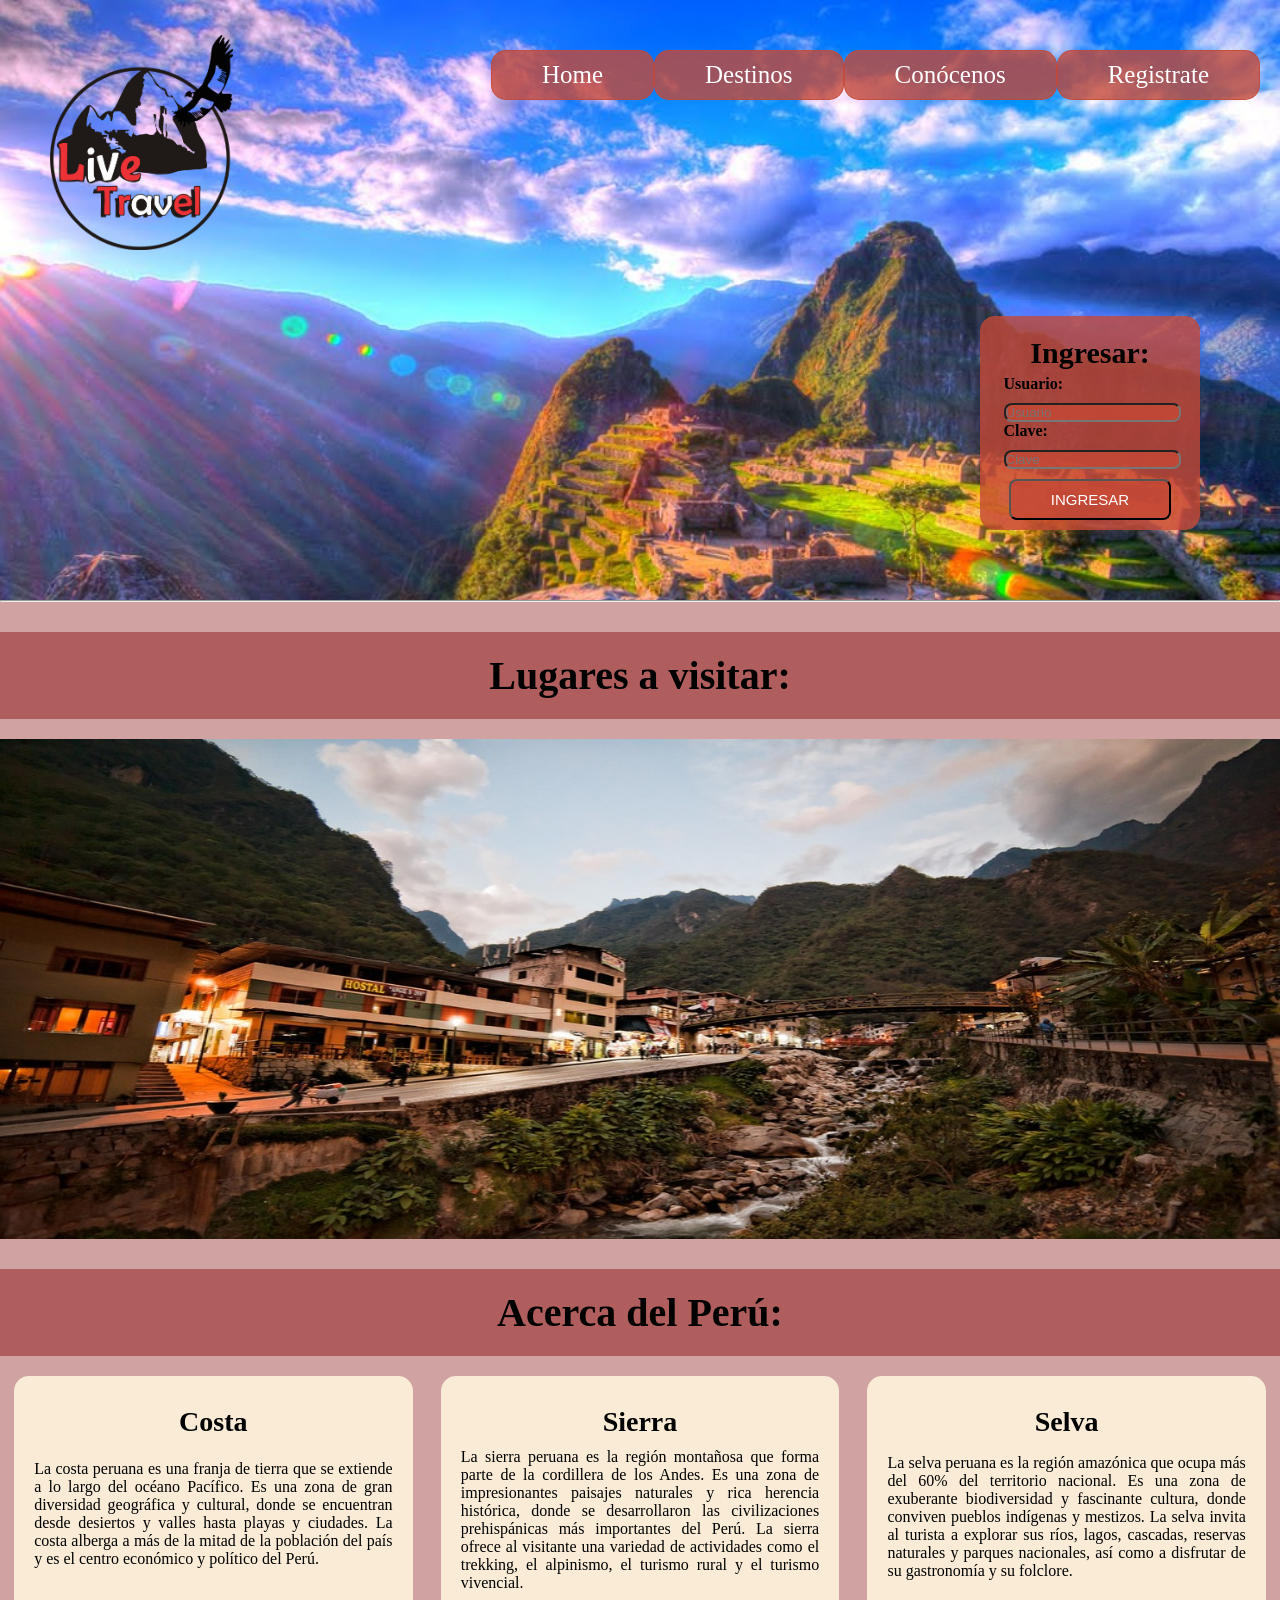
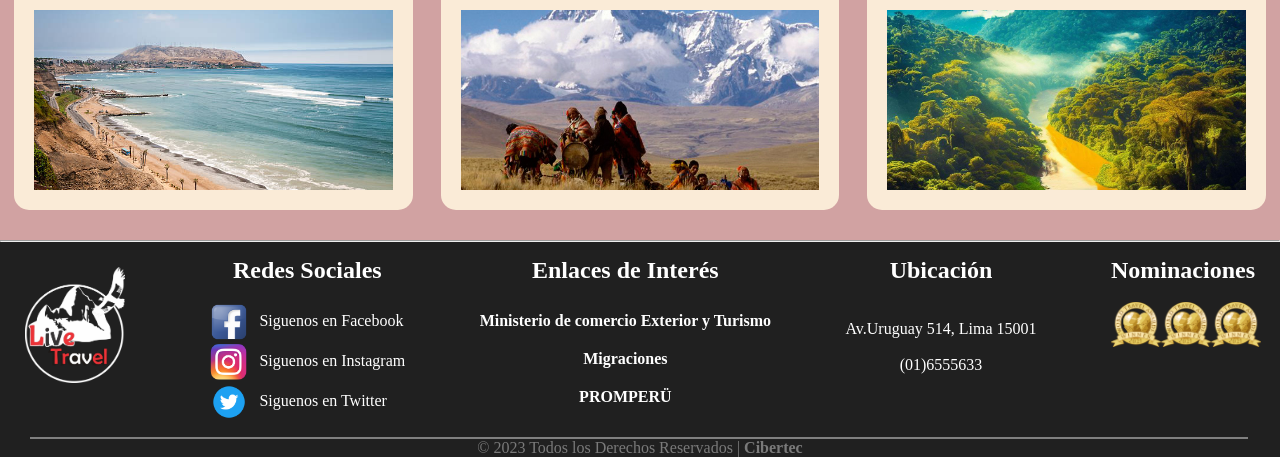
<file: Index.html>
<!DOCTYPE html>
<html lang="es">
    <head>
        <meta charset="UTF-8">
        <meta http-equiv="X-UA-Compatible" content="IE=edge">
        <meta name="viewport" content="width=device-width, initial-scale=1.0">
        <title>Live Traveling</title>
        <link rel="stylesheet" href="./css/index.css">
    </head>
    <body>
        <header>
            <section id="section-logo-nav">
                <div class="logoHeader">
                    <img src="./imagenes/globales/Logo Live TravelPERU.jpg" alt="Imagen no encontrada">
                </div>
                <nav id="nav-section">
                    <ul id="nav-ul" >
                        <li><a href="./index.html">Home</a></li>
                        <li><a href="">Destinos</a>
                            <ul>
                                <li><a href="./paginas/Huacapucllana.html">Huaca Pucllana</a></li>
                                <li> <a href="./paginas/CristoPacifico.html">Cristo del Pacífico</a></li>
                                <li> <a href="./paginas/Machupichu.html">Machu Picchu</a></li>
                                <li> <a href="./paginas/Montana7col.html">Montaña de los 7 colores</a></li>
                                <li> <a href="./paginas/Kuelap.html">Kuélap</a></li>
                                <li> <a href="./paginas/ParqueNacionalManu.html">Parque Nacional del Manu</a></li>      
                            </ul>
                        </li>
                        <li><a href="./paginas/Conocenos.html">Conócenos</a></li>
                        <li><a href="./paginas/Registro.html">Registrate</a></li>
                    </ul> 
                </nav>
            </section>
            <section id="section-aside">
                <aside id="login">
                    <form class="login" name="frmlogin" onsubmit="login(this)" method="post">
                        <h1>Ingresar:</h1>  
                        <div class="inputs-generales">
                            <div id="usuario">
                                <h4 class="h4For">Usuario: </h4>
                                <input class="inputFor" type="text" name="usuario" placeholder="Usuario">
                            </div> 
                            <div id="clave">
                                <h4 class="h4For">Clave: </h4>
                                <div id="clave-input">
                                    <input class="inputFor" type="password" name="clave" placeholder="Clave">
                                </div>
                            </div>
                            <div class="input-button" >
                                <input type="submit" value="INGRESAR">
                            </div> 
                        </div> 
                    </form>     
                </aside>
            </section>     
        </header>
        <hr>
        <main>
            <h2 class="titulo">Lugares a visitar:</h2>
            <div id="carrucel">
                <img id="img" src="./imagenes/Huacapucllana/paqueteA1.jpg" alt="imagen no encontrada">
            </div>
            <h2 class="titulo">Acerca del Perú:</h2>
            <section id="section-destinos">
                <article class="articulo-destino">
                    <h3>Costa</h3>
                    <p>La costa peruana es una franja de tierra que se extiende a lo largo del océano Pacífico. Es una zona de gran diversidad geográfica y cultural, donde se encuentran desde desiertos y valles hasta playas y ciudades. La costa alberga a más de la mitad de la población del país y es el centro económico y político del Perú.</p>
                    <br>  
                    <img src="./imagenes/index/Costa.jpg" alt="Imagen no encontrada">
                </article>
                <article class="articulo-destino">
                    <h3>Sierra</h3>
                    <p>La sierra peruana es la región montañosa que forma parte de la cordillera de los Andes. Es una zona de impresionantes paisajes naturales y rica herencia histórica, donde se desarrollaron las civilizaciones prehispánicas más importantes del Perú. La sierra ofrece al visitante una variedad de actividades como el trekking, el alpinismo, el turismo rural y el turismo vivencial.</p>
                    <br>
                    <img src="./imagenes/index/Sierra.jpg" alt="Imagen no encontrada">
                </article>
                <article class="articulo-destino">  
                    <h3>Selva</h3>
                    <p>La selva peruana es la región amazónica que ocupa más del 60% del territorio nacional. Es una zona de exuberante biodiversidad y fascinante cultura, donde conviven pueblos indígenas y mestizos. La selva invita al turista a explorar sus ríos, lagos, cascadas, reservas naturales y parques nacionales, así como a disfrutar de su gastronomía y su folclore.</p>
                    <br>
                    <img src="./imagenes/index/Selva.jpg" alt="Imagen no encontrada">      
                </article>
            </section>    
        </main>
        <hr>
        <footer>
            <section>
                <article class="box-footer">
                    <div class="logo">
                        <img src="./imagenes/globales/Logo Live Travel blanco.jpg" alt="Imagen no encontrada">
                    </div> 
                </article>
                <article class="redes-sociales">
                    <h2>Redes Sociales</h2>
                    <br>
                    <div class="icono">
                        <a href="https://www.facebook.com/" target="_blank">
                        <img class="social2" data-ar="facebook" src="./imagenes/globales/facebook.jpg" alt="Imagen no encontrada">
                    </a>
                        <p>Siguenos en Facebook</p>
                    </div>
                    <div class="icono">
                        <a href="https://www.instagram.com/" target="_blank">
                        <img class="social2" data-ar="instagram" src="./imagenes/globales/instagram.jpg" alt="Imagen no encontrada">
                    </a>
                        <p>Siguenos en Instagram</p>
                    </div>
                    <div class="icono">
                        <a href="https://twitter.com/" target="_blank">
                    <img class="social2" data-ar="twitter" src="./imagenes/globales/twitter.jpg" alt="Imagen no encontrada">
                    </a>
                        <p>Siguenos en Twitter</p>
                    </div>
                </article>
                <article class="box-footer">
                    <h2>Enlaces de Interés</h2>
                    <br>
                        <a href="https://www.gob.pe/mincetur">Ministerio de comercio Exterior y Turismo</a>
                        <a href="https://www.gob.pe/migraciones">Migraciones</a>
                        <a href="https://www.gob.pe/promperu">PROMPERÜ</a>
                </article>
                <article class="box-footer">
                    <h2>Ubicación</h2>
                    <br><br>
                    <p>Av.Uruguay 514, Lima 15001</p><br>
                    <p>(01)6555633</p>
                </article>
                <article class="box-footer">
                    <h2>Nominaciones</h2>
                    <br>
                    <div class="nominaciones">
                        <img src="./imagenes/globales/world travel awards.jpg" alt="">
                        <img src="./imagenes/globales/world travel awards.jpg" alt="">
                        <img src="./imagenes/globales/world travel awards.jpg" alt="">
                    </div>
                </article>  
            </section> 
            <div class="box-copyright">
                <hr>
                <p>© 2023 Todos los Derechos Reservados |
                <b>Cibertec</b> 
                </p>
            </div>             
        </footer>
    </body>
</html>
<script src="./js/index.js"></script>
<script src="./js/efectoLogo.js"></script>
</file>
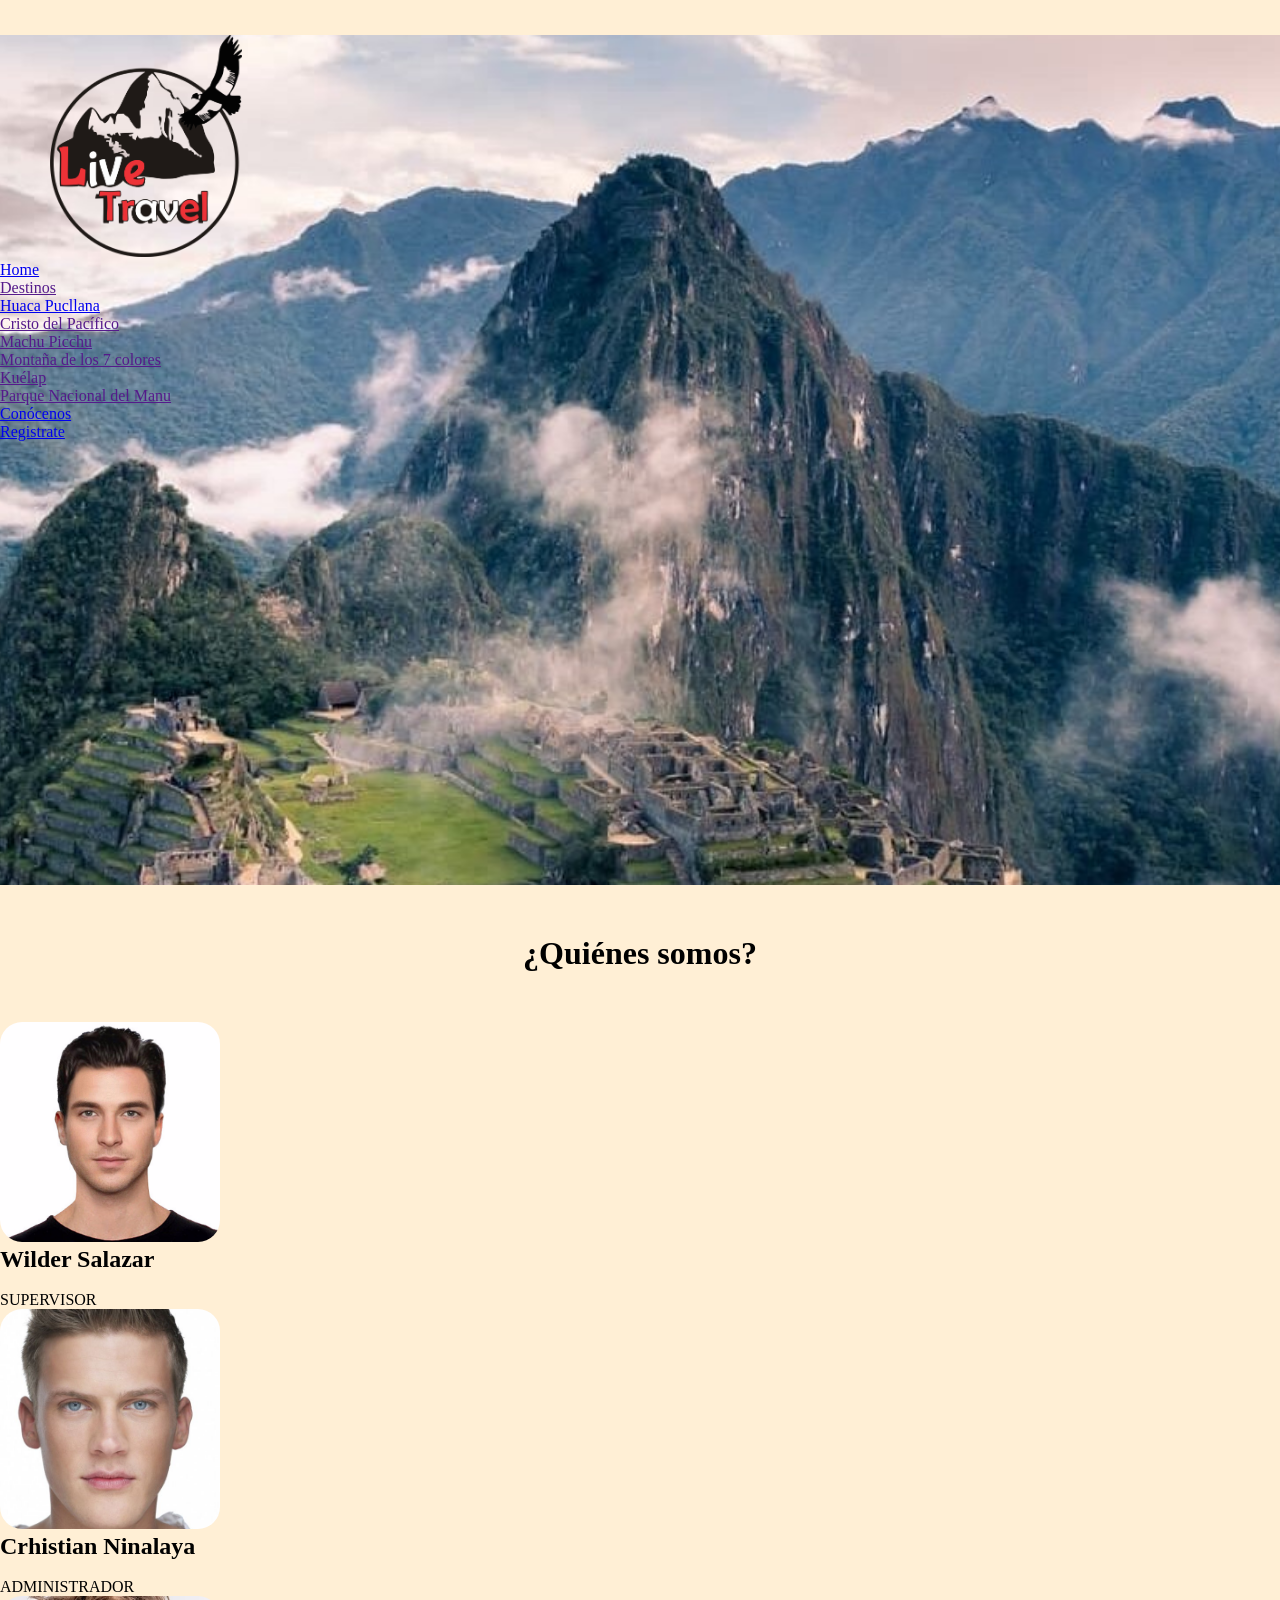
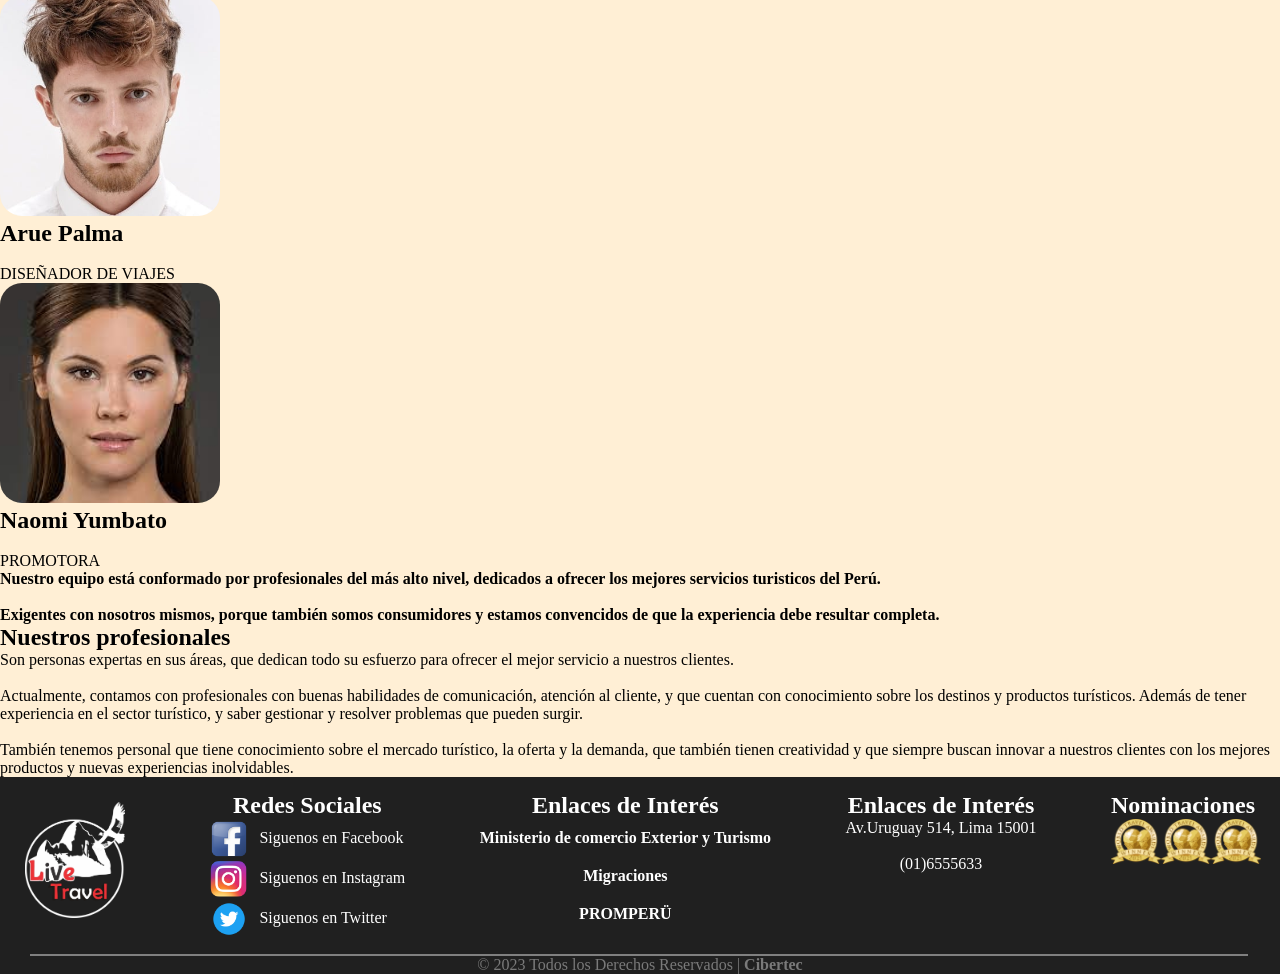
<file: Conocenos.html>
<!DOCTYPE html>
<html lang="es">
<head>
    <meta charset="UTF-8">
    <meta http-equiv="X-UA-Compatible" content="IE=edge">
    <meta name="viewport" content="width=device-width, initial-scale=1.0">
    <title>Conócenos</title>
    <link rel="stylesheet" href="./css/conocenos.css">
        
</head>
<body>
    <header >
        <section>
            <article class="logo-nav">
                <div class="logoHeader">
                    <img src="./imagenes/Logo Live TravelPERU.png" alt="Imagen no encontrada">    
                </div>
                
                <div class="nav-section">
                    <ul class="nav-partido" >
                        <li><a href="./index.html">Home</a></li>
                       <li><a href="">Destinos</a>
                            <ul>
                                <li><a href="./Huacapullana.html">Huaca Pucllana</a></li>
                                <li> <a href="">Cristo del Pacífico</a></li>
                                <li> <a href="">Machu Picchu</a></li>
                                <li> <a href="">Montaña de los 7 colores</a></li>
                                <li> <a href="">Kuélap</a></li>
                                <li> <a href="">Parque Nacional del Manu</a></li>      
                            </ul>
                        </li>
                        <li><a href="./Conocenos.html">Conócenos</a></li>
                        <li><a href="./Registro.html">Registrate</a></li>
                    </ul>    
                      
                </div>
            </article>
        </section> 
    </header>
    <main>
        <h1 id="titulo">¿Quiénes somos?</h1>
  
        <section class="contenedorNosotros">
          <picture>
            <img class="imgRounded" src="./imagenes/persona1.jpg" alt="" />
            <h2 class="nombre"><strong>Wilder Salazar</strong></h2>
            <br>
            <p>
                SUPERVISOR
            </p>
          </picture>
  
          <picture>
            <img class="imgRounded" src="./imagenes/persona2.jpg" alt="" />
            <h2 class="nombre"><strong>Crhistian Ninalaya</strong></h2>
            <br>
            <p>
                ADMINISTRADOR
            </p>
          </picture>
  
          <picture>
            <img class="imgRounded" src="./imagenes/persona3.jpeg" alt="" />
            <h2 class="nombre"><strong>Arue Palma</strong></h2>
            <br>
            <p>
                DISEÑADOR DE VIAJES
            </p>
          </picture>

          <picture>
            <img class="imgRounded" src="./imagenes/persona4.jpg" alt="" />
            <h2 class="nombre"><strong>Naomi Yumbato</strong></h2>
            <br>
            <p>
                PROMOTORA
            </p>
          </picture>
        </section>
  
        <section class="descripcion">
          <p><strong>
            Nuestro equipo está conformado por profesionales del más alto nivel, 
            dedicados a ofrecer los mejores servicios turisticos del Perú.
          </strong></p>
          <br>
          <p><strong>
            Exigentes con nosotros mismos, porque también somos consumidores 
            y estamos convencidos de que la experiencia debe resultar completa.
          </strong></p>
        </section>
  
        <h2 class="subtitulo">Nuestros profesionales</h2>
  
        <section class="contprofesionales">
         
            <p>
            Son personas expertas en sus áreas, que dedican todo su esfuerzo para ofrecer el mejor servicio a nuestros clientes. 

            <br /><br />
            Actualmente, contamos con profesionales con buenas habilidades de comunicación, atención al cliente,
            y que cuentan con conocimiento sobre los destinos y productos turísticos.
            Además de tener experiencia en el sector turístico, y saber gestionar y resolver problemas que pueden surgir.
            <br /><br />
            También tenemos personal que tiene conocimiento sobre el mercado turístico, la oferta
            y la demanda, que también tienen creatividad y que siempre buscan innovar a nuestros clientes con los mejores productos
            y nuevas experiencias inolvidables. 
          </p>
         
          
        </section>
      </main>
   
     <footer>
            <section>
                <article class="box-footer">
                    <div class="logo">
                        <img src="./imagenes/Logo Live Travel blanco.png" alt="Imagen no encontrada">
                    </div> 
                </article>
                <article class="redes-sociales">
                    <h2>Redes Sociales</h2>
                    <div class="icono">
                        <a href="https://www.facebook.com/" target="_blank">
                        <img data-ar="facebook" src="./imagenes/facebook.png" alt="Imagen no encontrada">
                    </a>
                        <p>Siguenos en Facebook</p>
                    </div>
                    <div class="icono">
                        <a href="https://www.instagram.com/" target="_blank">
                        <img data-ar="instagram" src="./imagenes/instagram.png" alt="Imagen no encontrada">
                    </a>
                        <p>Siguenos en Instagram</p>
                    </div>
                    <div class="icono">
                        <a href="https://twitter.com/" target="_blank">
                      <img data-ar="twitter" src="./imagenes/twitter.png" alt="Imagen no encontrada">
                    </a>
                        <p>Siguenos en Twitter</p>
                    </div>
                </article>
                <article class="box-footer">
                    <h2>Enlaces de Interés</h2>
                    <a href="https://www.gob.pe/mincetur">Ministerio de comercio Exterior y Turismo</a>
                    <a href="https://www.gob.pe/migraciones">Migraciones</a>
                    <a href="https://www.gob.pe/promperu">PROMPERÜ</a>
                </article>
                <article class="box-footer">
                    <h2>Enlaces de Interés</h2>
                    <p>Av.Uruguay 514, Lima 15001</p><br>
                    <p>(01)6555633</p>
                </article>
                <article class="box-footer">
                    <h2>Nominaciones</h2>
                    <div class="nominaciones">
                        <img src="./imagenes/world travel awards.png" alt="">
                        <img src="./imagenes/world travel awards.png" alt="">
                        <img src="./imagenes/world travel awards.png" alt="">
                    </div>
                </article>  
            </section> 
            <div class="box-copyright">
                <hr>
                <p>© 2023 Todos los Derechos Reservados |
                <b>Cibertec</b> </p>
            </div>             
        </footer>
</body>
</html>
</file>
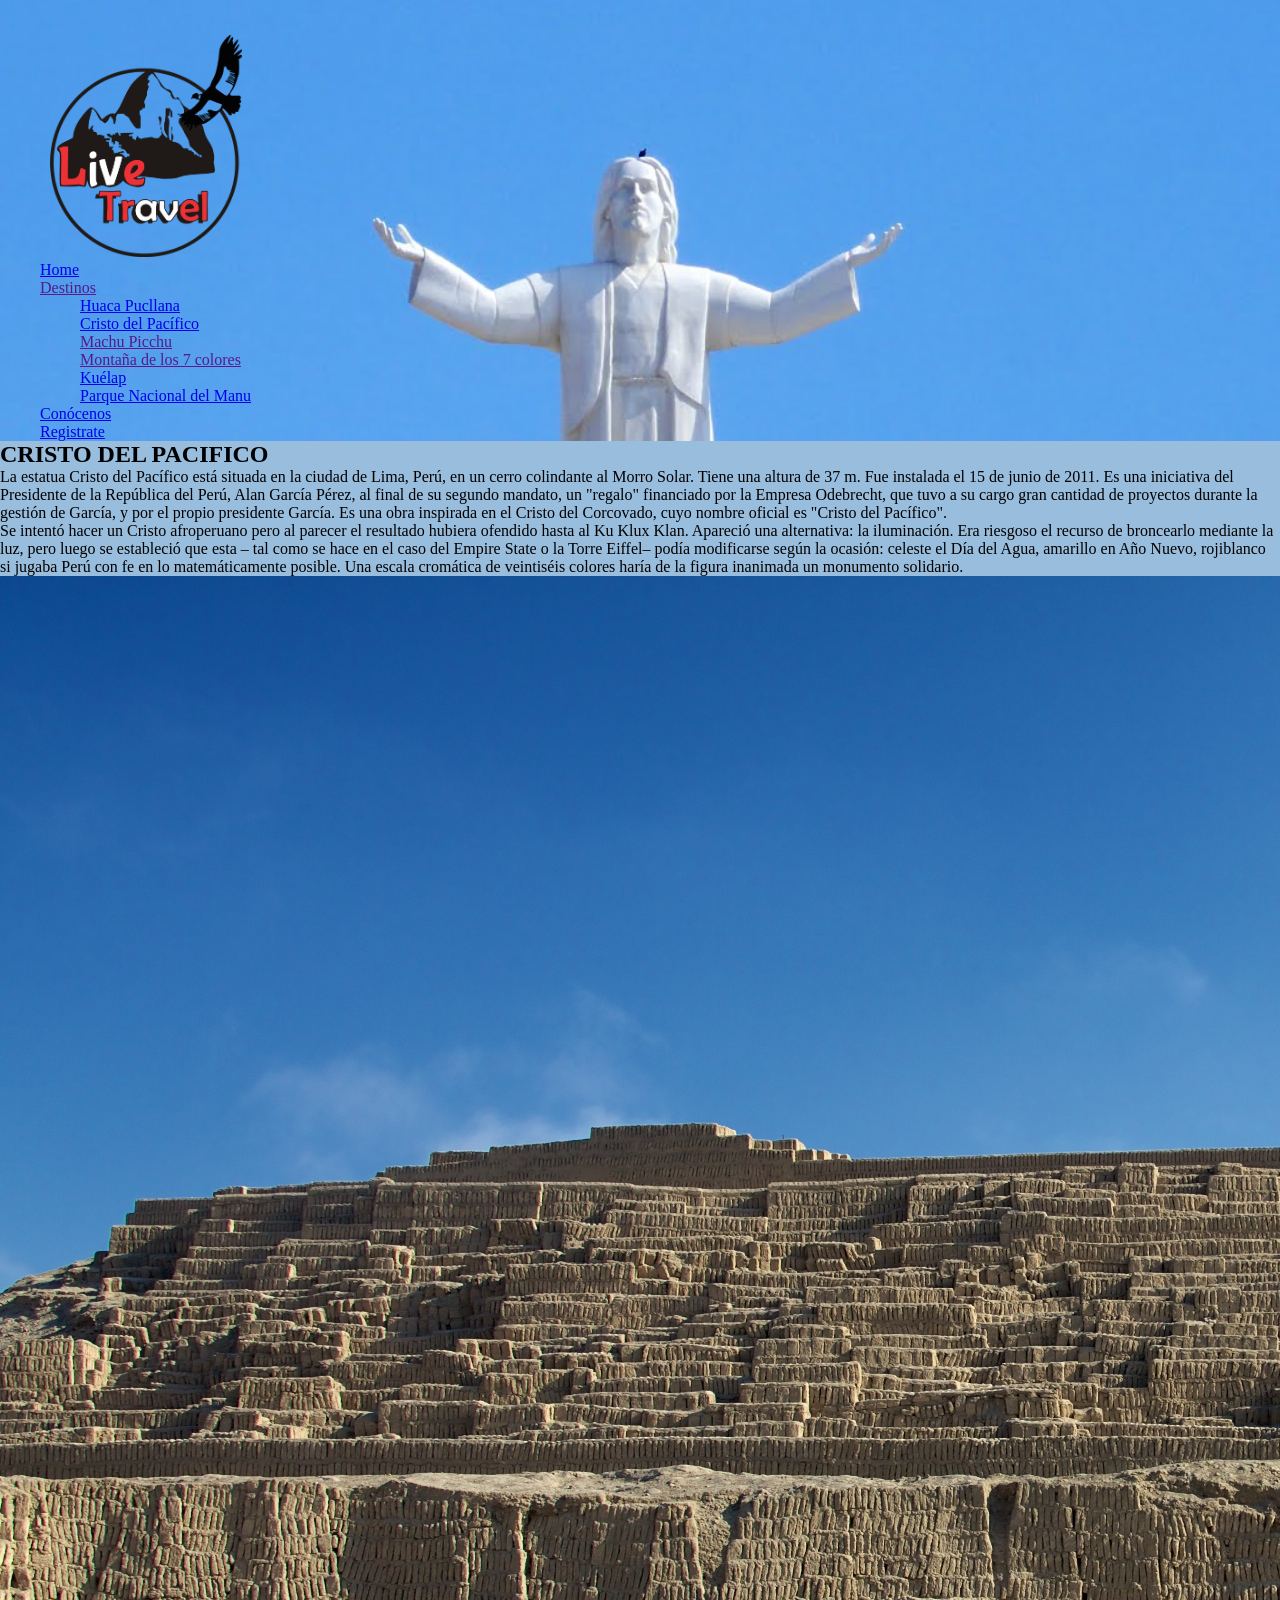
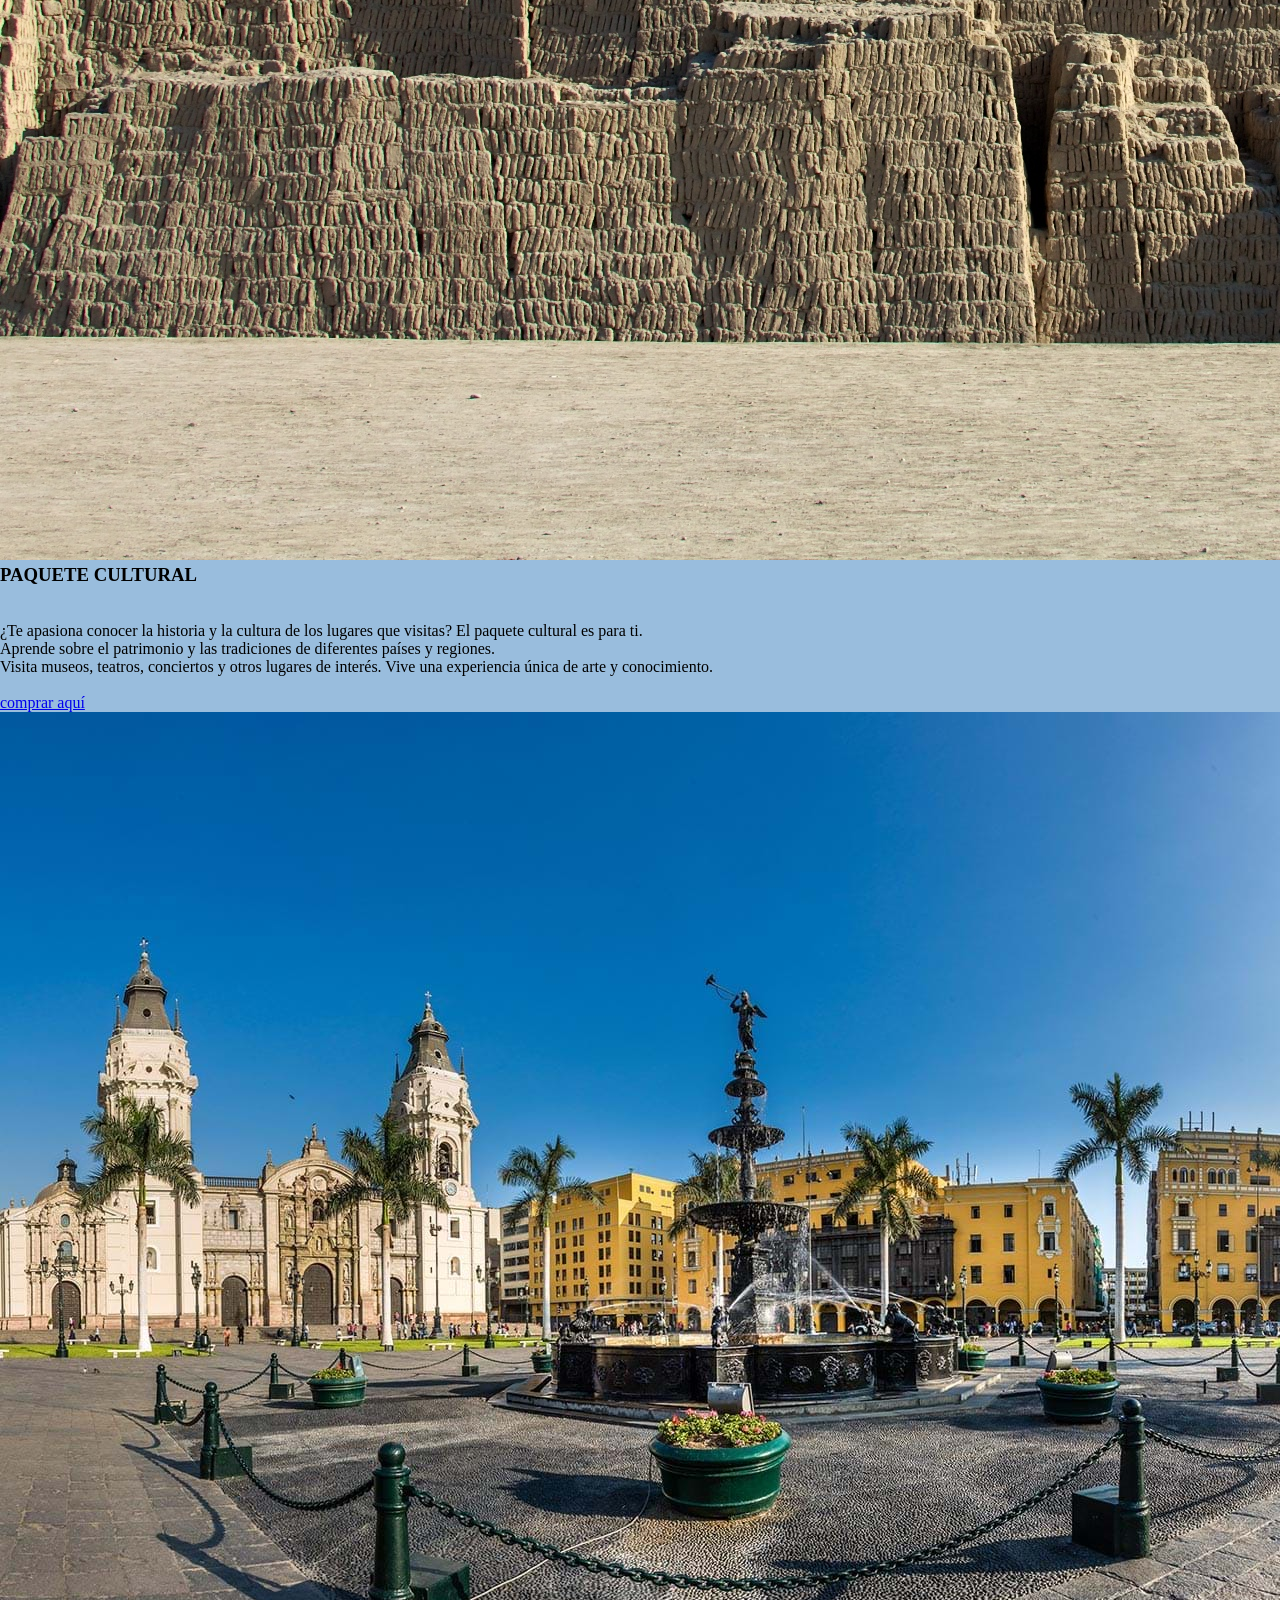
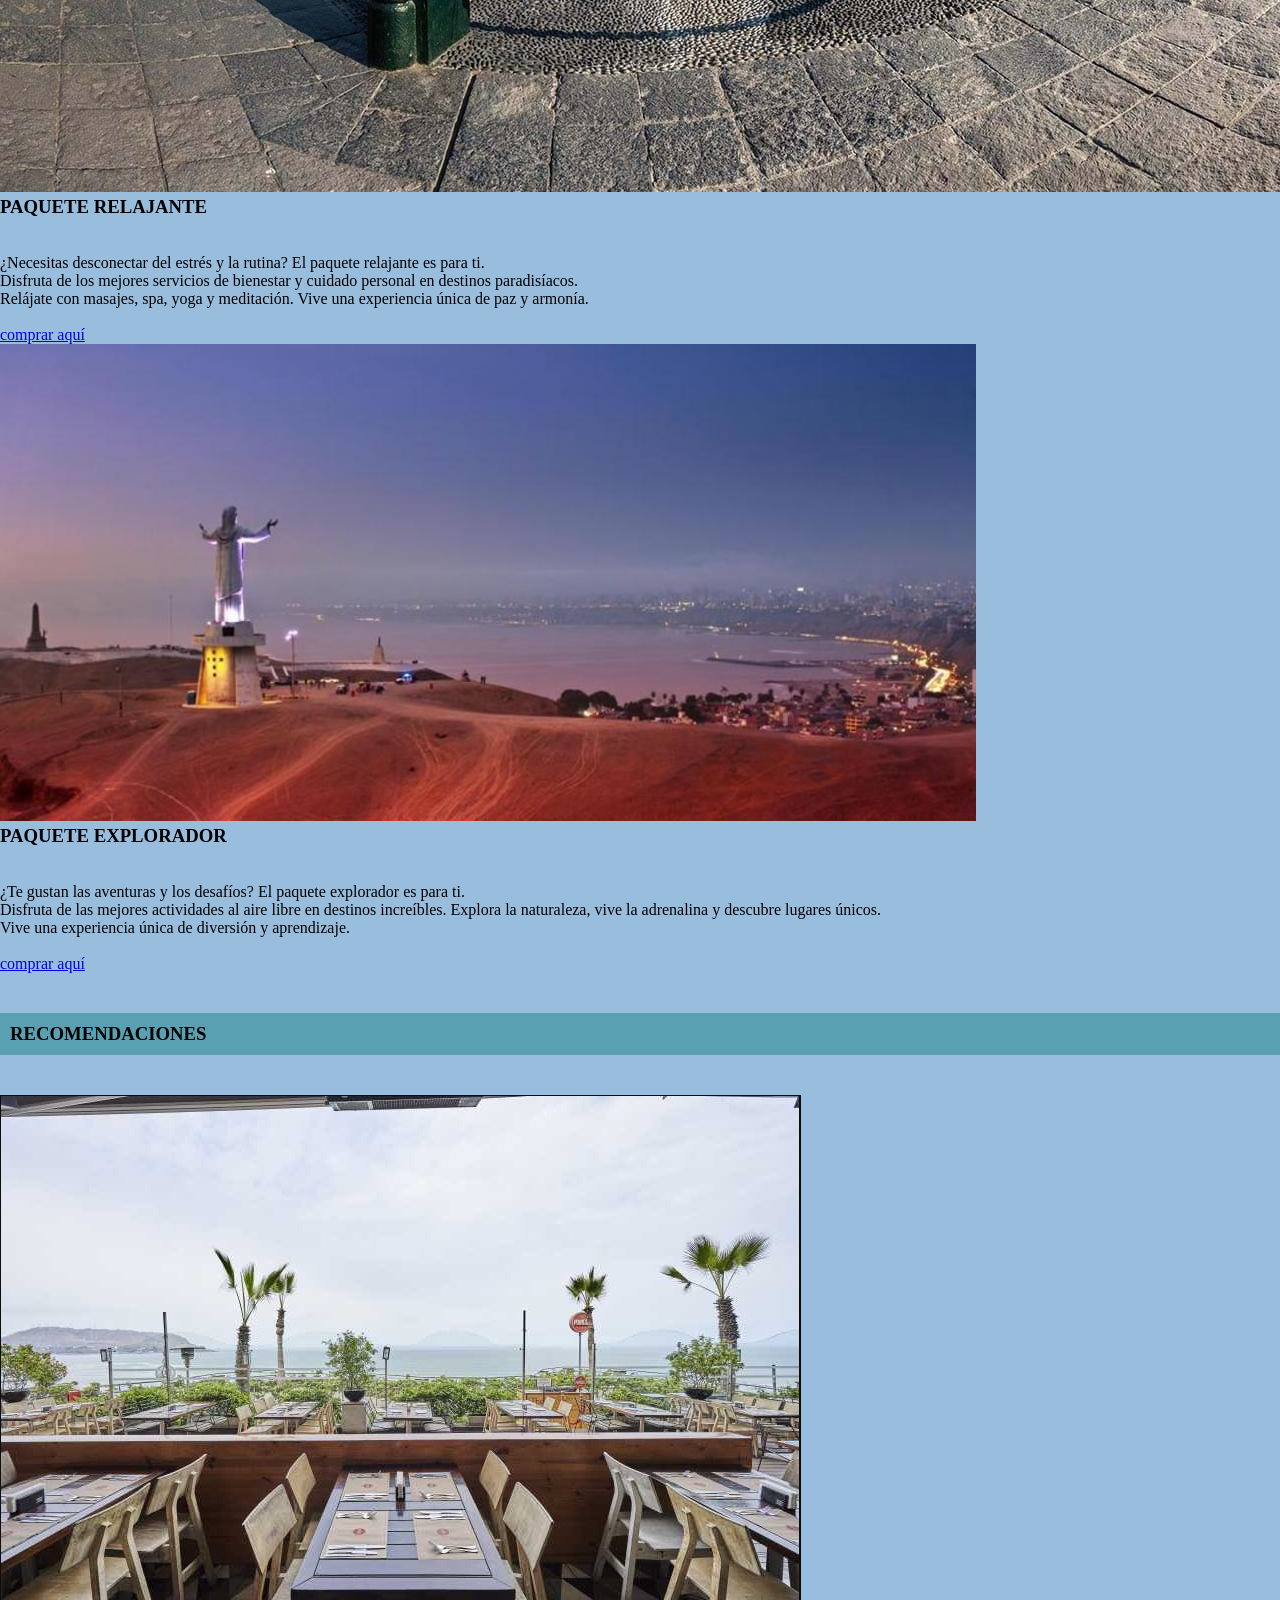
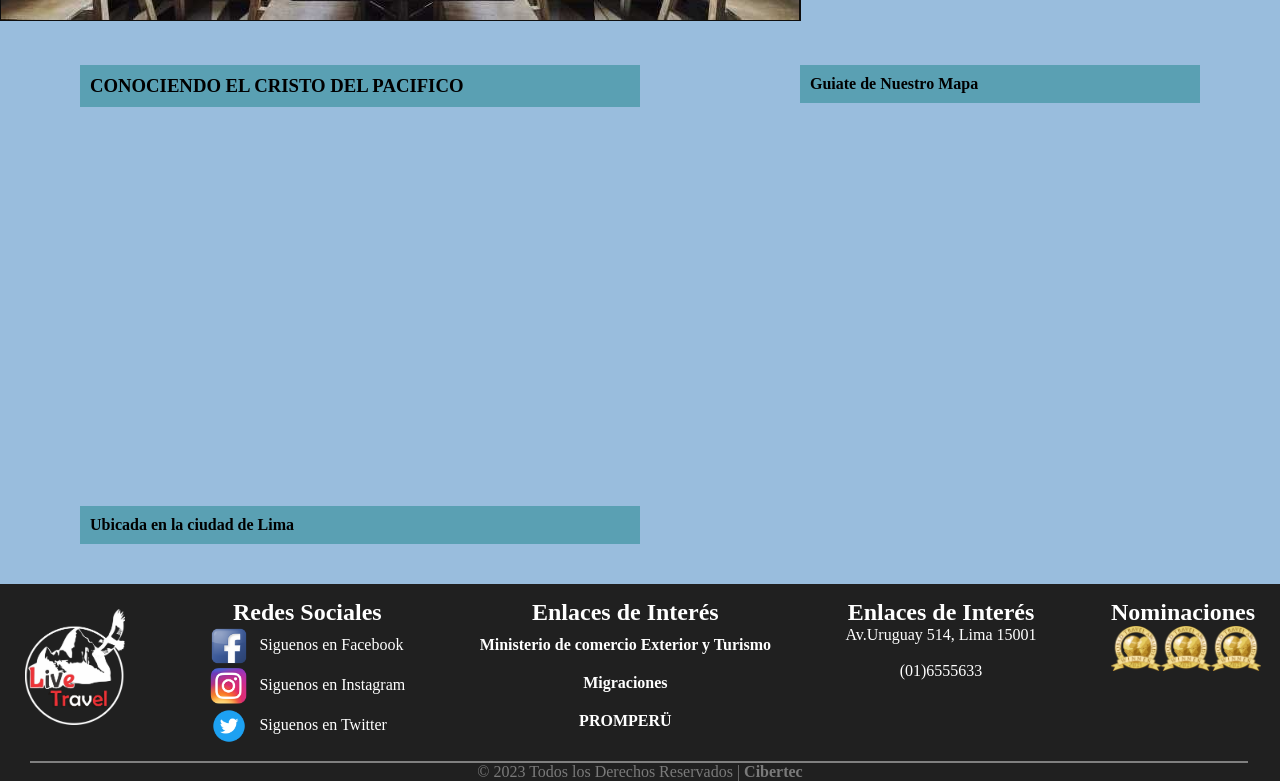
<file: CristoPacifico.html>
<!DOCTYPE html>
<html lang="es">
<head>
    <meta charset="UTF-8">
    <meta http-equiv="X-UA-Compatible" content="IE=edge">
    <meta name="viewport" content="width=device-width, initial-scale=1.0">
    <title>CRISTO DEL PACIFICO</title>
    <link rel="stylesheet" href="css/cristopacifico.css">
</head>
<body >
    <div id="fondo">

        <header>
            <section>
                
                <article class="logo-nav">
                    <div class="logoHeader">
                        <img src="./imagenes/Logo Live TravelPERU.png" alt="Imagen no encontrada">    
                    </div>
                    
                    <div class="nav-section">
                        <ul class="nav-partido" >
                            <li><a href="./index.html">Home</a></li>
                           <li><a href="">Destinos</a>
                                <ul>
                                    <li><a href="./Huacapullana.html">Huaca Pucllana</a></li>
                                    <li> <a href="./CristoPacifico.html">Cristo del Pacífico</a></li>
                                    <li> <a href="">Machu Picchu</a></li>
                                    <li> <a href="">Montaña de los 7 colores</a></li>
                                    <li> <a href="./Kuelap.html">Kuélap</a></li>
                                    <li> <a href="./ParqueNacionalManu.html">Parque Nacional del Manu</a></li>      
                                </ul>
                            </li>
                            <li><a href="./Conocenos.html">Conócenos</a></li>
                            <li><a href="./Registro.html">Registrate</a></li>
                        </ul>    
                          
                    </div>
                </article>
            </section>
        </header>
        <main>
        <!--secioon pra la descripcion-->
        <section class="section">
            <div class="contenedor1 ">
                <div class="div-p" >
                    <h1 class="h1"><strong>CRISTO DEL PACIFICO</strong></h1>
                
                
                        <P class="p">La estatua Cristo del Pacífico está situada en la ciudad de Lima, Perú, en un cerro colindante al Morro Solar. Tiene una altura de 37 m. Fue instalada el 15 de junio de 2011. Es una iniciativa del Presidente de la República del Perú, Alan García Pérez, al final de su segundo mandato, un "regalo" financiado por la Empresa Odebrecht, que tuvo a su cargo gran cantidad de proyectos durante la gestión de García, y por el propio presidente García. Es una obra inspirada en el Cristo del Corcovado, cuyo nombre oficial es "Cristo del Pacífico". 
                        
                        </P>
                </div>
                <div class="contenedor2">
                        <p class="p1">
                            Se intentó hacer un Cristo afroperuano pero al parecer el resultado hubiera ofendido hasta al Ku Klux Klan. Apareció una alternativa: la iluminación. Era riesgoso el recurso de broncearlo mediante la luz, pero luego se estableció que esta – tal como se hace en el caso del Empire State o la Torre Eiffel– podía modificarse según la ocasión: celeste el Día del Agua, amarillo en Año Nuevo, rojiblanco si jugaba Perú con fe en lo matemáticamente posible. Una escala cromática de veintiséis colores haría de la figura inanimada un monumento solidario.
                        </p>
                </div>    
            </div>

            

        </section>
            
    </div>

    <div class="contenedor3">
        <div class="contenedor4">

            <img class="img1" src="./imagenes/HuacaP.jpg" alt="">

            <h3><strong>PAQUETE CULTURAL</strong></h3>
            <br /><br />
            <P>
                ¿Te apasiona conocer la historia y la cultura de los lugares que visitas? El paquete cultural es para ti. 
                <br>
                Aprende sobre el patrimonio y las tradiciones de diferentes países y regiones. 
                <br>
                Visita museos, teatros, conciertos y otros lugares de interés. Vive una experiencia única de arte y conocimiento.
                <br>
                <br>
                <a href="https://www.cuscoperu.com/es/que-hacer/cultura-y-tradicion/tours-cultural-varios-dias/">comprar aquí</a>
            </P>
        
        </div>
    
        <div class="contenedor4">

            <img class="img1" src="./imagenes/lima.jpg" alt="">
            <h3><strong>PAQUETE RELAJANTE</strong></h3>
            <br /><br />
            <p>
                ¿Necesitas desconectar del estrés y la rutina? El paquete relajante es para ti. 
                <br>
                Disfruta de los mejores servicios de bienestar y cuidado personal en destinos paradisíacos. 
                <br>
                Relájate con masajes, spa, yoga y meditación. Vive una experiencia única de paz y armonía.
                <br>
                <br>
                <a href="https://ofertop.pe/descuentos/bienestar-y-salud/spa-y-relajacion/1?">comprar aquí</a>
            </p>
           
        </div>
    
        <div class="contenedor4">

            <img class="img1" src="./imagenes/cristoPA.jpeg" alt="imagen no encontrada">
            <h3>PAQUETE EXPLORADOR</h3>
            <br /><br />
            <p>
                ¿Te gustan las aventuras y los desafíos? El paquete explorador es para ti. 
                <br>
                Disfruta de las mejores actividades al aire libre en destinos increíbles. Explora la naturaleza, vive la adrenalina y descubre lugares únicos. 
                <br>
                Vive una experiencia única de diversión y aprendizaje.
                <br>
                <br>
                <a href="https://www.despegar.com.pe/paquetes/pais/pe/paquetes-a-peru">comprar aquí</a>
            </p>
           
        </div>
    </div>
    

    <div class="recomen">
        <h3 class="h3">RECOMENDACIONES</h3>
    <a href="https://www.meritorestaurante.com/"><img class="img" src="./imagenes/resturantePA.PNG" alt="imagen no encontrada">
    </a>
    </div>
            
        
        <!--aside para el video y mapa-->
        <aside>
            
        <div>
            <h3 class="h3"> CONOCIENDO EL CRISTO DEL PACIFICO</h3>
            
            <iframe width="560" height="315" src="https://www.youtube.com/embed/mBb1TOfEJvE" title="YouTube video player" frameborder="0" allow="accelerometer; autoplay; clipboard-write; encrypted-media; gyroscope; picture-in-picture; web-share" allowfullscreen></iframe>

            <h4 class="h3">Ubicada en la ciudad de Lima</h4>
        </div>
        <div>

            <h4 class="h3"> Guiate de Nuestro Mapa</h4>
            
            <iframe src="https://www.google.com/maps/embed?pb=!1m18!1m12!1m3!1d3900.0892295045633!2d-77.03132902620051!3d-12.174328144286417!2m3!1f0!2f0!3f0!3m2!1i1024!2i768!4f13.1!3m3!1m2!1s0x9105b79e19f7649f%3A0x19c80d73d7e025fe!2sCristo%20Del%20Pac%C3%ADfico!5e0!3m2!1ses-419!2spe!4v1685518108506!5m2!1ses-419!2spe" width="400" height="300" style="border:0;" allowfullscreen="" loading="lazy" referrerpolicy="no-referrer-when-downgrade"></iframe>
        </div>
            
        </aside>
        
        
        
    </main>

    <footer>
        <section>
            <article class="box-footer">
                <div class="logo">
                    <img src="./imagenes/Logo Live Travel blanco.png" alt="Imagen no encontrada">
                </div> 
            </article>
            <article class="redes-sociales">
                <h2>Redes Sociales</h2>
                <div class="icono">
                    <a href="https://www.facebook.com/" target="_blank">
                    <img data-ar="facebook" src="./imagenes/facebook.png" alt="Imagen no encontrada">
                </a>
                    <p>Siguenos en Facebook</p>
                </div>
                <div class="icono">
                    <a href="https://www.instagram.com/" target="_blank">
                    <img data-ar="instagram" src="./imagenes/instagram.png" alt="Imagen no encontrada">
                </a>
                    <p>Siguenos en Instagram</p>
                </div>
                <div class="icono">
                    <a href="https://twitter.com/" target="_blank">
                  <img data-ar="twitter" src="./imagenes/twitter.png" alt="Imagen no encontrada">
                </a>
                    <p>Siguenos en Twitter</p>
                </div>
            </article>
            <article class="box-footer">
                <h2>Enlaces de Interés</h2>
                    <a href="https://www.gob.pe/mincetur">Ministerio de comercio Exterior y Turismo</a>
                    <a href="https://www.gob.pe/migraciones">Migraciones</a>
                    <a href="https://www.gob.pe/promperu">PROMPERÜ</a>
            </article>
            <article class="box-footer">
                <h2>Enlaces de Interés</h2>
                <p>Av.Uruguay 514, Lima 15001</p><br>
                <p>(01)6555633</p>
            </article>
            <article class="box-footer">
                <h2>Nominaciones</h2>
                <div class="nominaciones">
                    <img src="./imagenes/world travel awards.png" alt="">
                    <img src="./imagenes/world travel awards.png" alt="">
                    <img src="./imagenes/world travel awards.png" alt="">
                </div>
            </article>  
        </section> 
        <div class="box-copyright">
            <hr>
            <p>© 2023 Todos los Derechos Reservados |
            <b>Cibertec</b> </p>
        </div>             
    </footer>
</body>
</html>
</file>
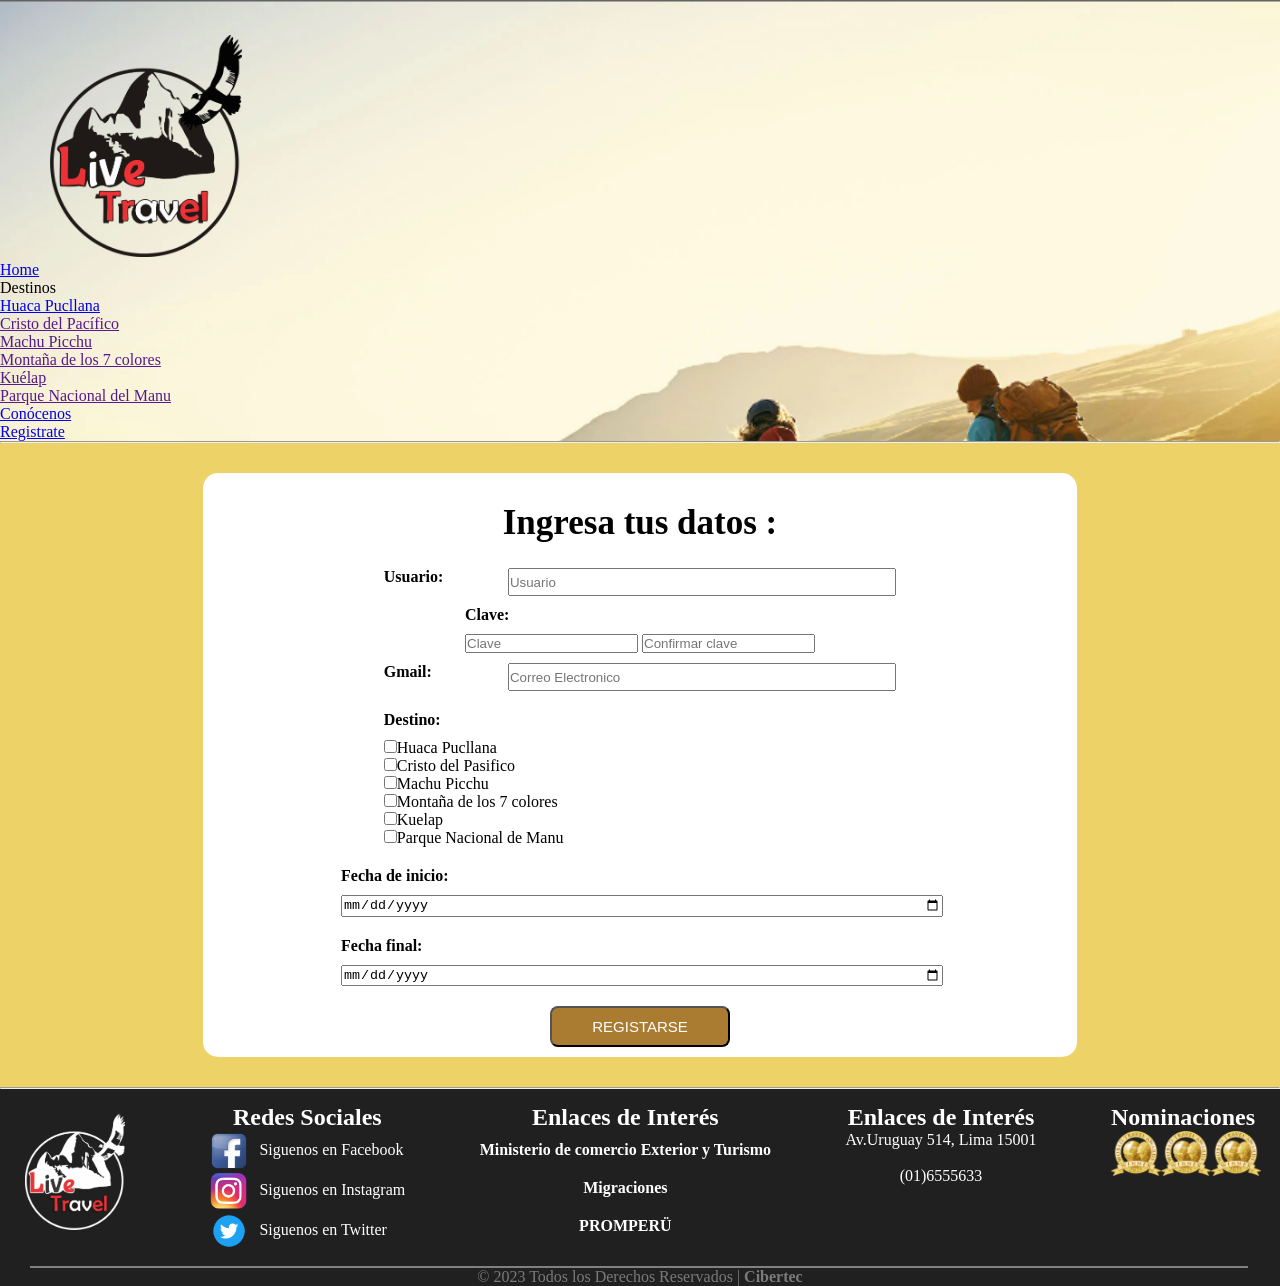
<file: Registro.html>
<!DOCTYPE html>
<html lang="es">
    <head>
        <meta charset="UTF-8">
        <meta http-equiv="X-UA-Compatible" content="IE=edge">
        <meta name="viewport" content="width=device-width, initial-scale=1.0">
        <link rel="stylesheet" href="css/Registro.css">
        <title>Registro</title>
    </head>
    <body>
        <header>
            <section>
                <article class="logo-nav">
                    <div class="logoHeader">
                        <img src="./imagenes/Logo Live TravelPERU.png" alt="Imagen no encontrada">    
                    </div>
                    
                    <div class="nav-section">
                        <ul class="nav-partido" >
                            <li><a href="./index.html">Home</a></li>
                           <li><a>Destinos</a>
                                <ul>
                                    <li><a href="./Huacapullana.html">Huaca Pucllana</a></li>
                                    <li> <a href="">Cristo del Pacífico</a></li>
                                    <li> <a href="">Machu Picchu</a></li>
                                    <li> <a href="">Montaña de los 7 colores</a></li>
                                    <li> <a href="">Kuélap</a></li>
                                    <li> <a href="">Parque Nacional del Manu</a></li>      
                                </ul>
                            </li>
                            <li><a href="./Conocenos.html">Conócenos</a></li>
                            <li><a href="./Registro.html">Registrate</a></li>
                        </ul>    
                          
                    </div>
                </article>
            </section> 
        </header>
        <hr> 
        <main>  
            <section id="registro">
                <form class="registro" name="frmlogueo" onsubmit="cargar(this)" method="post">

                    <h1>Ingresa tus datos :</h1>
                    <div id="formulario">
                        <div id="usuario" class="texto">
                            <h4>Usuario: </h4>
                            <input type="text" placeholder="Usuario">
                        </div>  
                        <div id="clave">
                            <h4>Clave: </h4>
                            <div id="clave-input">
                                <input type="password" placeholder="Clave">
                                <input type="password" placeholder="Confirmar clave">
                            </div>
                        </div>      
                        <div id="gmail" class="texto">
                            <h4>Gmail: </h4>
                            <input type="email" placeholder="Correo Electronico">
                        </div>
                        <div id="destinos">
                            <h4>Destino: </h4>
                            <div id="destinos-imput"> 
                                <input type="checkbox">Huaca Pucllana
                                <br>
                                <input type="checkbox">Cristo del Pasifico
                                <br>
                                <input type="checkbox">Machu Picchu
                                <br>
                                <input type="checkbox">Montaña de los 7 colores
                                <br>
                                <input type="checkbox">Kuelap
                                <br>
                                <input type="checkbox">Parque Nacional de Manu
                            </div>
                        </div>
                        <div class="fecha">
                            <h4>Fecha de inicio: </h4>
                            <input type="date">
                        </div>
                        <div class="fecha">
                            <h4>Fecha final: </h4>
                            <input type="date">
                        </div>
                        
                        <div id="input-button" >
                            <input type="button" value="REGISTARSE">
                        </div> 
                    </div>
                </form>
            </section>
            <section>
            </section>
        </main>
        <hr>
        <footer>
            <section>
                <article class="box-footer">
                    <div class="logo">
                        <img src="./imagenes/Logo Live Travel blanco.png" alt="Imagen no encontrada">
                    </div> 
                </article>
                <article class="redes-sociales">
                    <h2>Redes Sociales</h2>
                    <div class="icono">
                        <a href="https://www.facebook.com/" target="_blank">
                        <img data-ar="facebook" src="./imagenes/facebook.png" alt="Imagen no encontrada">
                    </a>
                        <p>Siguenos en Facebook</p>
                    </div>
                    <div class="icono">
                        <a href="https://www.instagram.com/" target="_blank">
                        <img data-ar="instagram" src="./imagenes/instagram.png" alt="Imagen no encontrada">
                    </a>
                        <p>Siguenos en Instagram</p>
                    </div>
                    <div class="icono">
                        <a href="https://twitter.com/" target="_blank">
                      <img data-ar="twitter" src="./imagenes/twitter.png" alt="Imagen no encontrada">
                    </a>
                        <p>Siguenos en Twitter</p>
                    </div>
                </article>
                <article class="box-footer">
                    <h2>Enlaces de Interés</h2>
                        <a href="https://www.gob.pe/mincetur">Ministerio de comercio Exterior y Turismo</a>
                        <a href="https://www.gob.pe/migraciones">Migraciones</a>
                        <a href="https://www.gob.pe/promperu">PROMPERÜ</a>
                </article>
                <article class="box-footer">
                    <h2>Enlaces de Interés</h2>
                    <p>Av.Uruguay 514, Lima 15001</p><br>
                    <p>(01)6555633</p>
                </article>
                <article class="box-footer">
                    <h2>Nominaciones</h2>
                    <div class="nominaciones">
                        <img src="./imagenes/world travel awards.png" alt="">
                        <img src="./imagenes/world travel awards.png" alt="">
                        <img src="./imagenes/world travel awards.png" alt="">
                    </div>
                </article>  
            </section> 
            <div class="box-copyright">
                <hr>
                <p>© 2023 Todos los Derechos Reservados |
                <b>Cibertec</b> </p>
            </div>             
        </footer>
    </body>
</html>
</file>
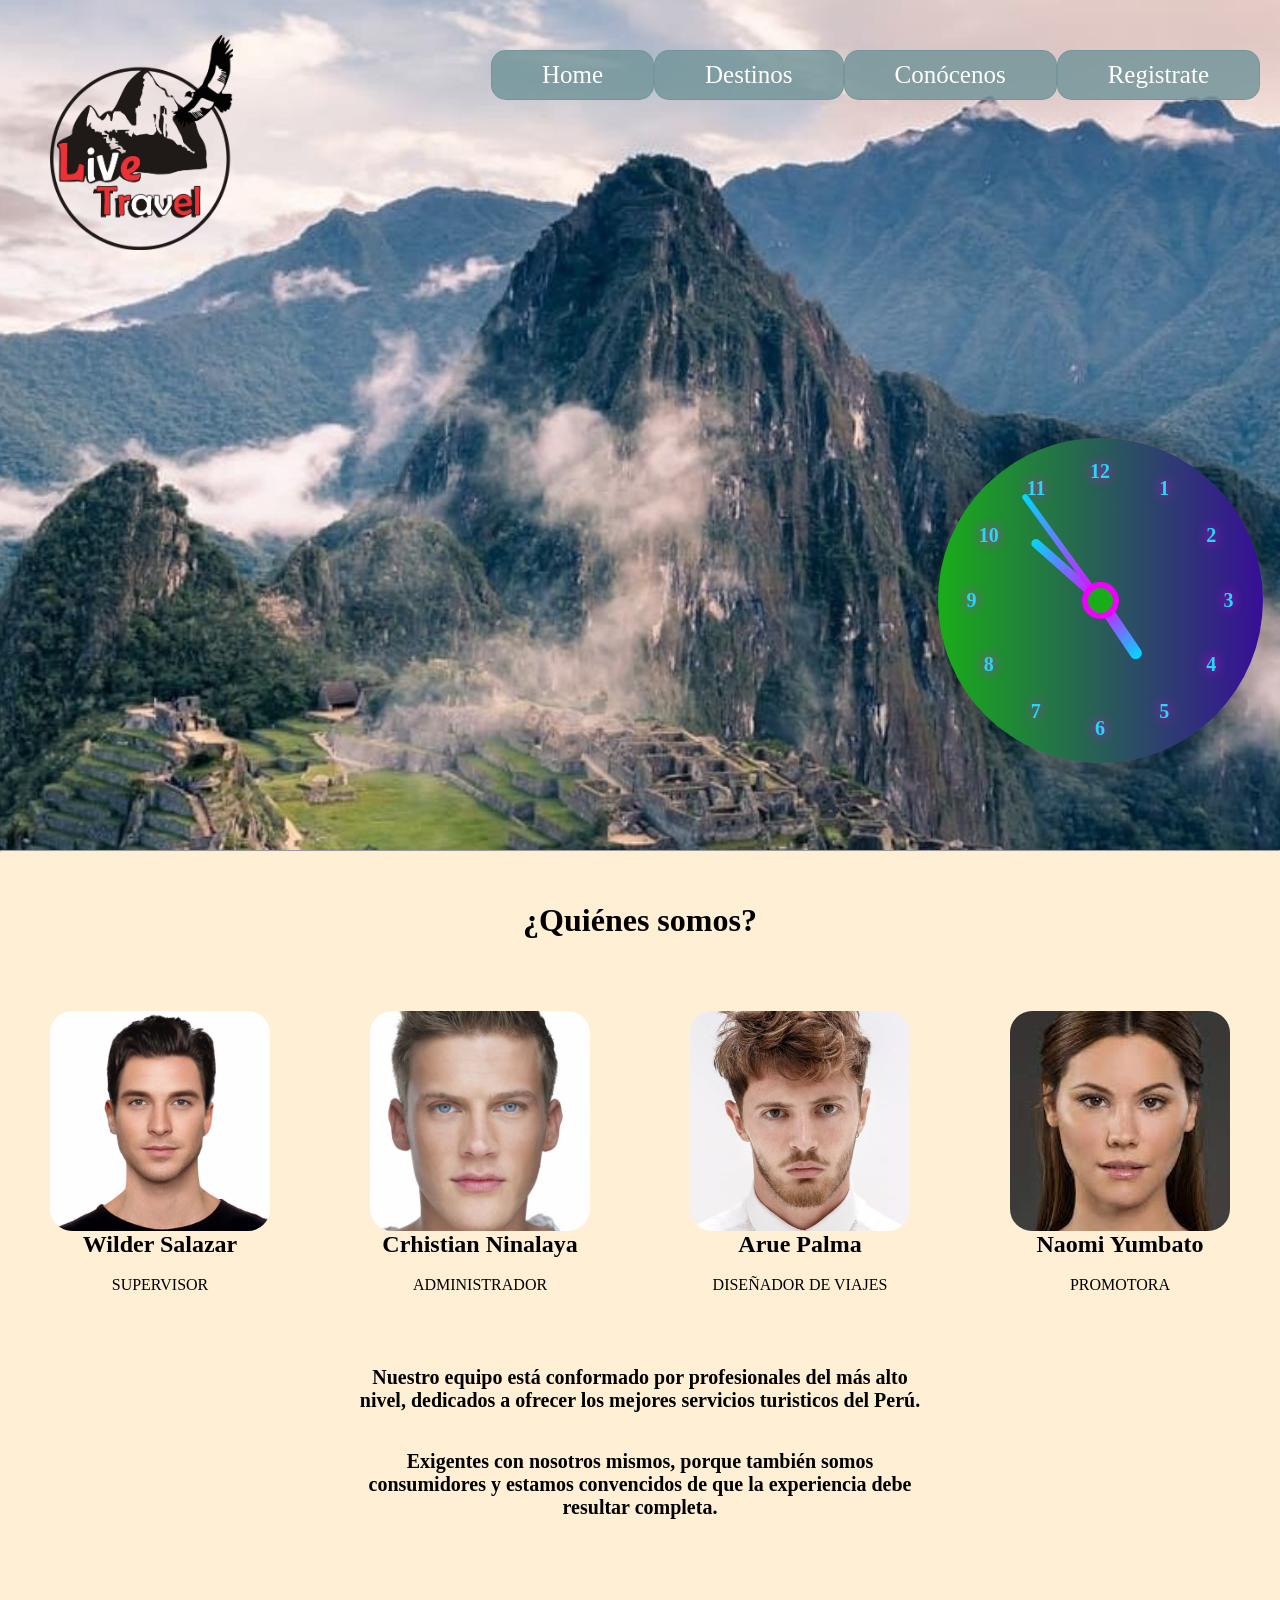
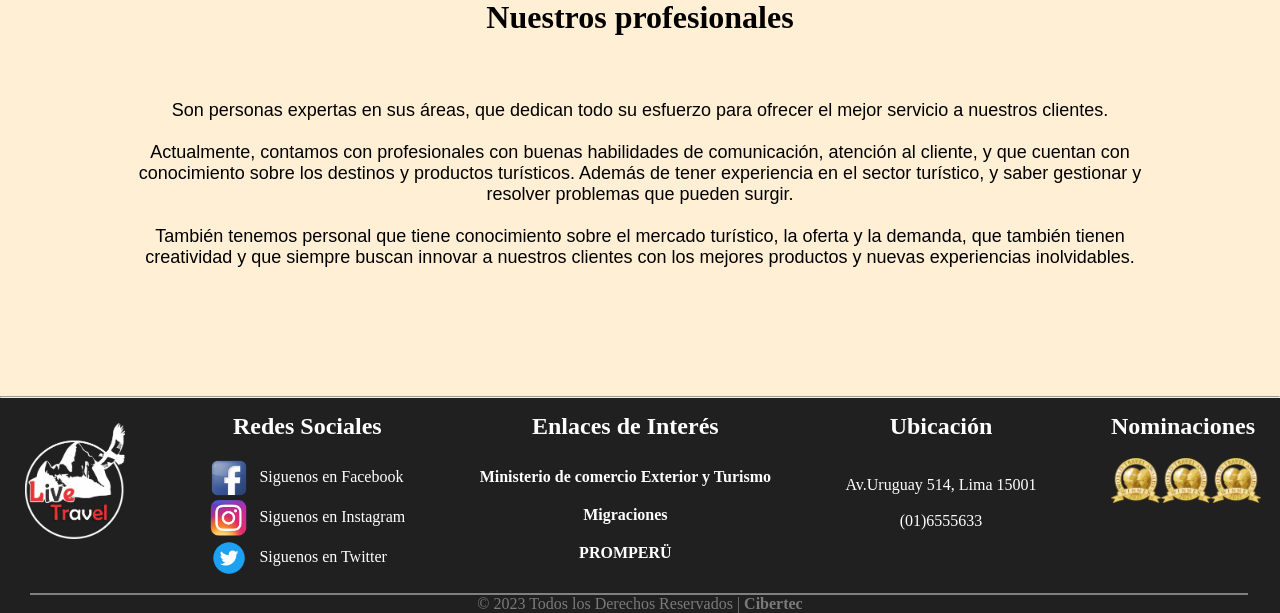
<file: paginas/Conocenos.html>
<!DOCTYPE html>
<html lang="es">
    <head>
        <meta charset="UTF-8">
        <meta http-equiv="X-UA-Compatible" content="IE=edge">
        <meta name="viewport" content="width=device-width, initial-scale=1.0">
        <title>Conócenos</title>
        <link rel="stylesheet" href="../css/conocenos.css">  
    </head>
    <body>
        <header>
            <section id="section-logo-nav">
                <div class="logoHeader">
                    <img src="../imagenes/globales/Logo Live TravelPERU.jpg" alt="Imagen no encontrada">    
                </div>
                <nav id="nav-section">
                    <ul id="nav-ul" >
                        <li><a href="../Index.html">Home</a></li>
                        <li><a href="">Destinos</a>
                        <ul>
                            <li><a href="../paginas/Huacapucllana.html">Huaca Pucllana</a></li>
                            <li> <a href="../paginas/CristoPacifico.html">Cristo del Pacífico</a></li>
                            <li> <a href="../paginas/Machupichu.html">Machu Picchu</a></li>
                            <li> <a href="../paginas/Montana7col.html">Montaña de los 7 colores</a></li>
                            <li> <a href="../paginas/Kuelap.html">Kuélap</a></li>
                            <li> <a href="../paginas/ParqueNacionalManu.html">Parque Nacional del Manu</a></li>      
                        </ul>
                        </li>
                        <li><a href="../paginas/Conocenos.html">Conócenos</a></li>
                        <li><a href="../paginas/Registro.html">Registrate</a></li>
                    </ul>                            
                </nav>          
            </section>
            <div class="bottom-header">
                <div class="clean"></div>
                <div class="clock">
                    <div class="number" style="--n:1"><b>1</b></div>
                    <div class="number" style="--n:2"><b>2</b></div>
                    <div class="number" style="--n:3"><b>3</b></div>
                    <div class="number" style="--n:4"><b>4</b></div>
                    <div class="number" style="--n:5"><b>5</b></div>
                    <div class="number" style="--n:6"><b>6</b></div>
                    <div class="number" style="--n:7"><b>7</b></div>
                    <div class="number" style="--n:8"><b>8</b></div>
                    <div class="number" style="--n:9"><b>9</b></div>
                    <div class="number" style="--n:10"><b>10</b></div>
                    <div class="number" style="--n:11"><b>11</b></div>
                    <div class="number" style="--n:12"><b>12</b></div>
                    <div class="hour-hand" id="hour-hand"></div>
                    <div class="minute-hand" id="minute-hand"></div>
                    <div class="second-hand" id="second-hand"></div>
                    <div class="center-dot"></div>
                </div>
            </div> 
            <br>
        </header>
        <hr>
        <main>
            <h1 id="titulo">¿Quiénes somos?</h1>
            <section id="section-nosotros">
                <picture>
                    <img class="imgRounded" src="../imagenes/conocenos/persona1.jpg" alt="" />
                    <h2 class="nosotros-nombre"><strong>Wilder Salazar</strong></h2>
                    <br>
                    <p>
                        SUPERVISOR
                    </p>
                </picture>
                <picture>
                    <img class="imgRounded" src="../imagenes/conocenos/persona2.jpg" alt="" />
                    <h2 class="nosotros-nombre"><strong>Crhistian Ninalaya</strong></h2>
                    <br>
                    <p>
                        ADMINISTRADOR
                    </p>
                </picture>
                <picture>
                    <img class="imgRounded" src="../imagenes/conocenos/persona3.jpg" alt="" />
                    <h2 class="nosotros-nombre"><strong>Arue Palma</strong></h2>
                    <br>
                    <p>
                        DISEÑADOR DE VIAJES
                    </p>
                </picture>
                <picture>
                    <img class="imgRounded" src="../imagenes/conocenos/persona4.jpg" alt="" />
                    <h2 class="nosotros-nombre"><strong>Naomi Yumbato</strong></h2>
                    <br>
                    <p>
                        PROMOTORA
                    </p>
                </picture>
            </section>
            <section id="section-descripcion">
                <p><strong>
                    Nuestro equipo está conformado por profesionales del más alto nivel, 
                    dedicados a ofrecer los mejores servicios turisticos del Perú.
                </strong></p>
                <br>
                <p><strong>
                    Exigentes con nosotros mismos, porque también somos consumidores 
                    y estamos convencidos de que la experiencia debe resultar completa.
                </strong></p>
            </section>
            <h2 id="subtitulo">Nuestros profesionales</h2>
            <section id="section-contprofesionales">
                <p>
                    Son personas expertas en sus áreas, que dedican todo su esfuerzo para ofrecer el mejor servicio a nuestros clientes. 
                    <br /><br />
                    Actualmente, contamos con profesionales con buenas habilidades de comunicación, atención al cliente,
                    y que cuentan con conocimiento sobre los destinos y productos turísticos.
                    Además de tener experiencia en el sector turístico, y saber gestionar y resolver problemas que pueden surgir.
                    <br /><br />
                    También tenemos personal que tiene conocimiento sobre el mercado turístico, la oferta
                    y la demanda, que también tienen creatividad y que siempre buscan innovar a nuestros clientes con los mejores productos
                    y nuevas experiencias inolvidables. 
                </p>
            </section>
        </main>
        <hr>
        <footer>
            <section>
                <article class="box-footer">
                    <div class="logo">
                        <img src="../imagenes/globales/Logo Live Travel blanco.jpg" alt="Imagen no encontrada">
                    </div> 
                </article>
                <article class="redes-sociales">
                    <h2>Redes Sociales</h2>
                    <br>
                    <div class="icono">
                        <a href="https://www.facebook.com/" target="_blank">
                        <img class="social" data-ar="facebook" src="../imagenes/globales/facebook.jpg" alt="Imagen no encontrada">
                    </a>
                        <p>Siguenos en Facebook</p>
                    </div>
                    <div class="icono">
                        <a href="https://www.instagram.com/" target="_blank">
                        <img class="social" data-ar="instagram" src="../imagenes/globales/instagram.jpg" alt="Imagen no encontrada">
                    </a>
                        <p>Siguenos en Instagram</p>
                    </div>
                    <div class="icono">
                        <a href="https://twitter.com/" target="_blank">
                    <img class="social" data-ar="twitter" src="../imagenes/globales/twitter.jpg" alt="Imagen no encontrada">
                    </a>
                        <p>Siguenos en Twitter</p>
                    </div>
                </article>
                <article class="box-footer">
                    <h2>Enlaces de Interés</h2>
                    <br>
                        <a href="https://www.gob.pe/mincetur">Ministerio de comercio Exterior y Turismo</a>
                        <a href="https://www.gob.pe/migraciones">Migraciones</a>
                        <a href="https://www.gob.pe/promperu">PROMPERÜ</a>
                </article>
                <article class="box-footer">
                    <h2>Ubicación</h2>
                    <br><br>
                    <p>Av.Uruguay 514, Lima 15001</p><br>
                    <p>(01)6555633</p>
                </article>
                <article class="box-footer">
                    <h2>Nominaciones</h2>
                    <br>
                    <div class="nominaciones">
                        <img src="../imagenes/globales/world travel awards.jpg" alt="">
                        <img src="../imagenes/globales/world travel awards.jpg" alt="">
                        <img src="../imagenes/globales/world travel awards.jpg" alt="">
                    </div>
                </article>  
            </section> 
            <div class="box-copyright">
                <hr>
                <p>© 2023 Todos los Derechos Reservados |
                <b>Cibertec</b> </p>
            </div>             
        </footer>
    </body>
</html>
<script src="../js/global.js"></script>
<script src="../js/Conocenos.js"></script>
<script src="../js/reloj.js"></script>
<script src="../js/efectoLogo.js"></script>
</file>
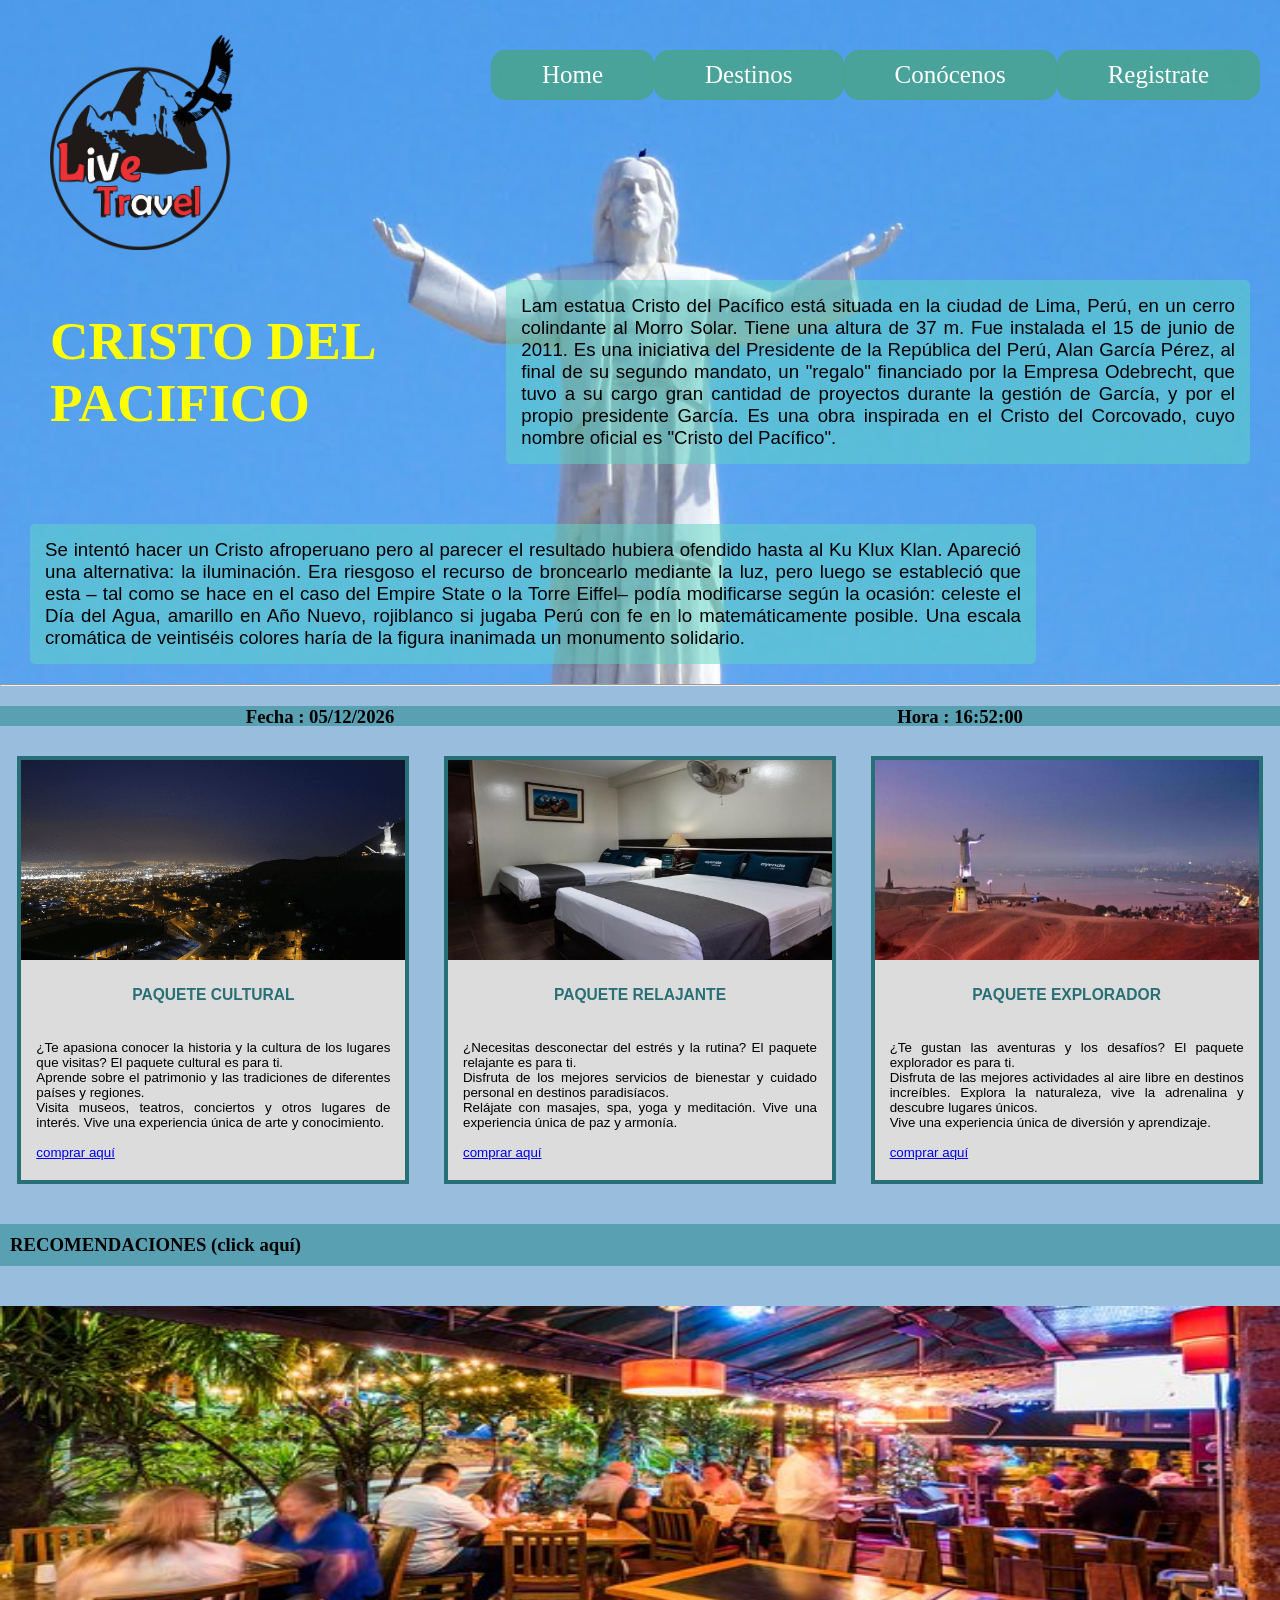
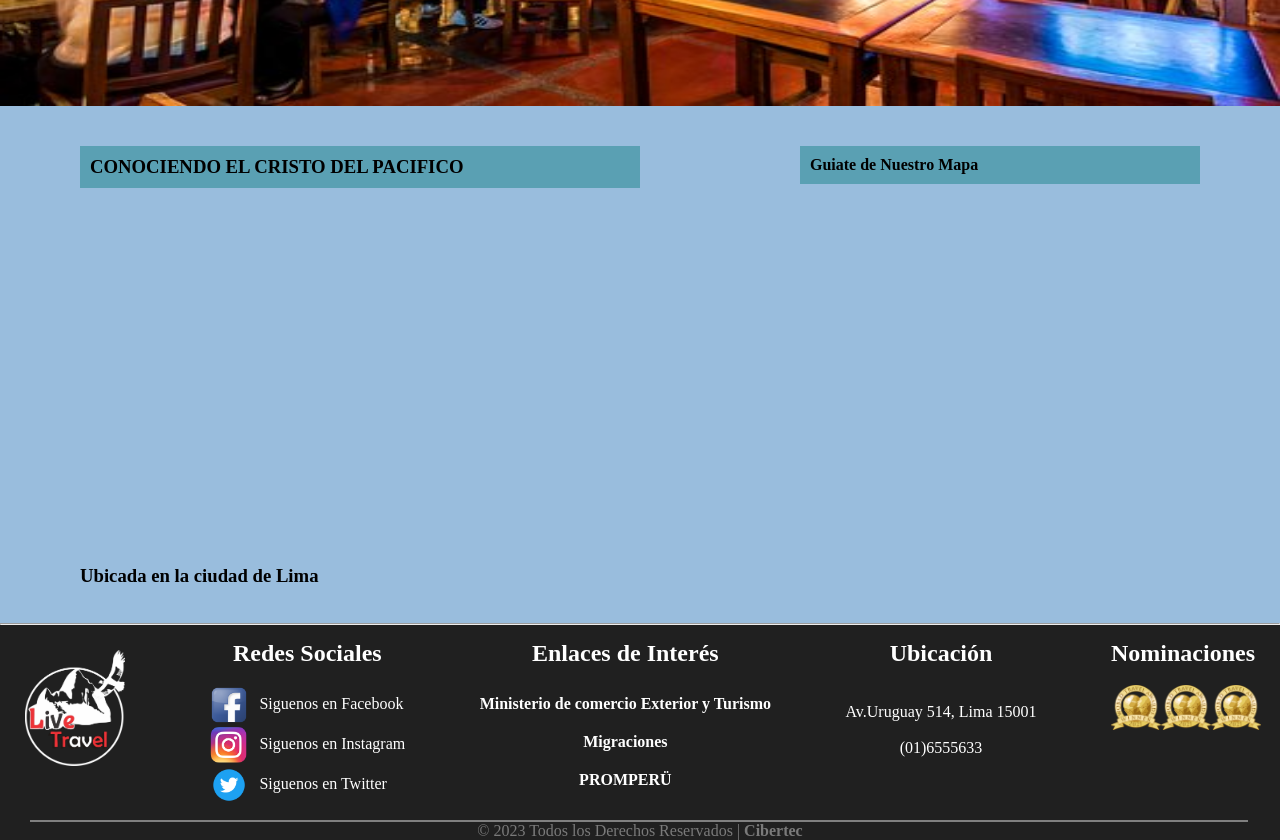
<file: paginas/CristoPacifico.html>
<!DOCTYPE html>
<html lang="es">
    <head>
        <meta charset="UTF-8">
        <meta http-equiv="X-UA-Compatible" content="IE=edge">
        <meta name="viewport" content="width=device-width, initial-scale=1.0">
        <title>CRISTO DEL PACIFICO</title>
        <link rel="stylesheet" href="../css/cristopacifico.css">
    </head>
    <body >
        <header>
            <section id="section-logo-nav">
                <div class="logoHeader">
                    <img src="../imagenes/globales/Logo Live TravelPERU.jpg" alt="Imagen no encontrada">    
                </div>
                <nav id="nav-section">
                    <ul id="nav-ul" >
                        <li><a href="../index.html">Home</a></li>
                        <li><a href="">Destinos</a>
                        <ul>
                            <li><a href="../paginas/Huacapucllana.html">Huaca Pucllana</a></li>
                            <li> <a href="../paginas/CristoPacifico.html">Cristo del Pacífico</a></li>
                            <li> <a href="../paginas/Machupichu.html">Machu Picchu</a></li>
                            <li> <a href="../paginas/Montana7col.html">Montaña de los 7 colores</a></li>
                            <li> <a href="../paginas/Kuelap.html">Kuélap</a></li>
                            <li> <a href="../paginas/ParqueNacionalManu.html">Parque Nacional del Manu</a></li>      
                        </ul>
                        </li>
                        <li><a href="../paginas/Conocenos.html">Conócenos</a></li>
                        <li><a href="../paginas/Registro.html">Registrate</a></li>
                    </ul>    
                </nav>
            </section>
            <section id="section-descripcion">
                <article class="articulo-descripcion" id="articuloTitulo">
                    <h1><strong>CRISTO DEL PACIFICO</strong></h1>
                    <P>
                        Lam estatua Cristo del Pacífico está situada en la ciudad de Lima, Perú, en un cerro colindante al Morro Solar. Tiene una altura de 37 m. Fue instalada el 15 de junio de 2011. Es una iniciativa del Presidente de la República del Perú, Alan García Pérez, al final de su segundo mandato, un "regalo" financiado por la Empresa Odebrecht, que tuvo a su cargo gran cantidad de proyectos durante la gestión de García, y por el propio presidente García. Es una obra inspirada en el Cristo del Corcovado, cuyo nombre oficial es "Cristo del Pacífico". 
                    </P>
                </article>
                <article class="articulo-descripcion">
                    <p>
                        Se intentó hacer un Cristo afroperuano pero al parecer el resultado hubiera ofendido hasta al Ku Klux Klan. Apareció una alternativa: la iluminación. Era riesgoso el recurso de broncearlo mediante la luz, pero luego se estableció que esta – tal como se hace en el caso del Empire State o la Torre Eiffel– podía modificarse según la ocasión: celeste el Día del Agua, amarillo en Año Nuevo, rojiblanco si jugaba Perú con fe en lo matemáticamente posible. Una escala cromática de veintiséis colores haría de la figura inanimada un monumento solidario.
                    </p>
                </article>    
            </section> 
        </header>
        <hr>
        <main>
            <div id="dh">
                <h3 id="pf">Qué día es?</h3> 
                <h3 id="ph">Qué hora es?</h3>
            </div>
            <section id="section-paquetes">
                <article class="articulo-paquete">
                    <img id="img1" src="../imagenes/CristodelPacifico/paqueteA1.jpg" alt="">
                    <h3><strong>PAQUETE CULTURAL</strong></h3>
                    <br><br>
                    <P class="articulo-texto">
                        ¿Te apasiona conocer la historia y la cultura de los lugares que visitas? El paquete cultural es para ti. 
                        <br>
                        Aprende sobre el patrimonio y las tradiciones de diferentes países y regiones. 
                        <br>
                        Visita museos, teatros, conciertos y otros lugares de interés. Vive una experiencia única de arte y conocimiento.
                        <br><br>
                        <a href="https://www.cuscoperu.com/es/que-hacer/cultura-y-tradicion/tours-cultural-varios-dias/">comprar aquí</a>
                    </P>
                </article>
                <article class="articulo-paquete">
                    <img id="img2"  src="../imagenes/CristodelPacifico/paqueteB1.jpg" alt="">
                    <h3><strong>PAQUETE RELAJANTE</strong></h3>
                    <br><br>
                    <p class="articulo-texto">
                        ¿Necesitas desconectar del estrés y la rutina? El paquete relajante es para ti. 
                        <br>
                        Disfruta de los mejores servicios de bienestar y cuidado personal en destinos paradisíacos. 
                        <br>
                        Relájate con masajes, spa, yoga y meditación. Vive una experiencia única de paz y armonía.
                        <br>
                        <br>
                        <a href="https://ofertop.pe/descuentos/bienestar-y-salud/spa-y-relajacion/1?">comprar aquí</a>
                    </p>
                </article>
                <article class="articulo-paquete">
                    <img id="img3"  src="../imagenes/CristodelPacifico/paqueteC1.jpg" alt="imagen no encontrada">
                    <h3>PAQUETE EXPLORADOR</h3>
                    <br><br>
                    <p class="articulo-texto">
                        ¿Te gustan las aventuras y los desafíos? El paquete explorador es para ti. 
                        <br>
                        Disfruta de las mejores actividades al aire libre en destinos increíbles. Explora la naturaleza, vive la adrenalina y descubre lugares únicos. 
                        <br>
                        Vive una experiencia única de diversión y aprendizaje.
                        <br>
                        <br>
                        <a href="https://www.despegar.com.pe/paquetes/pais/pe/paquetes-a-peru">comprar aquí</a>
                    </p>
                </article>
            </section>
            <section class="section-recomendaciones">
                <a href="https://www.tripadvisor.com.pe/RestaurantsNear-g678224-d9851915-Cristo_del_Pacifico-Chorrillos_Lima_Region.html">
                    <h3 class="h3">RECOMENDACIONES (click aquí)</h3>
                </a>
                <img id="img" src="../imagenes/CristodelPacifico/banner1.jpg" alt="imagen no encontrada">
            </section>
                <!--aside para el video y mapa-->
            <aside>   
                <article>
                    <h3 class="h3"> CONOCIENDO EL CRISTO DEL PACIFICO</h3>
                    <iframe width="560" height="315" src="https://www.youtube.com/embed/mBb1TOfEJvE" title="YouTube video player" frameborder="0" allow="accelerometer; autoplay; clipboard-write; encrypted-media; gyroscope; picture-in-picture; web-share" allowfullscreen></iframe>
                    <br><br>
                    <h3>Ubicada en la ciudad de Lima</h3>
                    <br><br>
                </article>
                <article>
                    <h4 class="h3"> Guiate de Nuestro Mapa</h4>
                    <iframe src="https://www.google.com/maps/embed?pb=!1m18!1m12!1m3!1d3900.0892295045633!2d-77.03132902620051!3d-12.174328144286417!2m3!1f0!2f0!3f0!3m2!1i1024!2i768!4f13.1!3m3!1m2!1s0x9105b79e19f7649f%3A0x19c80d73d7e025fe!2sCristo%20Del%20Pac%C3%ADfico!5e0!3m2!1ses-419!2spe!4v1685518108506!5m2!1ses-419!2spe" width="400" height="300" style="border:0;" allowfullscreen="" loading="lazy" referrerpolicy="no-referrer-when-downgrade"></iframe>
                </article>
            </aside>
        </main>
        <hr>
        <footer>
            <section>
                <article class="box-footer">
                    <div class="logo">
                        <img src="../imagenes/globales/Logo Live Travel blanco.jpg" alt="Imagen no encontrada">
                    </div> 
                </article>
                <article class="redes-sociales">
                    <h2>Redes Sociales</h2>
                    <br>
                    <div class="icono">
                        <a href="https://www.facebook.com/" target="_blank">
                        <img class="social" data-ar="facebook" src="../imagenes/globales/facebook.jpg" alt="Imagen no encontrada">
                    </a>
                        <p>Siguenos en Facebook</p>
                    </div>
                    <div class="icono">
                        <a href="https://www.instagram.com/" target="_blank">
                        <img class="social" data-ar="instagram" src="../imagenes/globales/instagram.jpg" alt="Imagen no encontrada">
                    </a>
                        <p>Siguenos en Instagram</p>
                    </div>
                    <div class="icono">
                        <a href="https://twitter.com/" target="_blank">
                    <img class="social" data-ar="twitter" src="../imagenes/globales/twitter.jpg" alt="Imagen no encontrada">
                    </a>
                        <p>Siguenos en Twitter</p>
                    </div>
                </article>
                <article class="box-footer">
                    <h2>Enlaces de Interés</h2>
                    <br>
                        <a href="https://www.gob.pe/mincetur">Ministerio de comercio Exterior y Turismo</a>
                        <a href="https://www.gob.pe/migraciones">Migraciones</a>
                        <a href="https://www.gob.pe/promperu">PROMPERÜ</a>
                </article>
                <article class="box-footer">
                    <h2>Ubicación</h2>
                    <br><br>
                    <p>Av.Uruguay 514, Lima 15001</p><br>
                    <p>(01)6555633</p>
                </article>
                <article class="box-footer">
                    <h2>Nominaciones</h2>
                    <br>
                    <div class="nominaciones">
                        <img src="../imagenes/globales/world travel awards.jpg" alt="">
                        <img src="../imagenes/globales/world travel awards.jpg" alt="">
                        <img src="../imagenes/globales/world travel awards.jpg" alt="">
                    </div>
                </article>  
            </section> 
            <div class="box-copyright">
                <hr>
                <p>© 2023 Todos los Derechos Reservados |
                <b>Cibertec</b> </p>
            </div>             
        </footer>
    </body>
</html>
<script src="../js/CristoPacifico.js"></script>
<script src="../js/global.js"></script>
<script src="../js/fecha.js"></script>
<script src="../js/efectoLogo.js"></script>
</file>
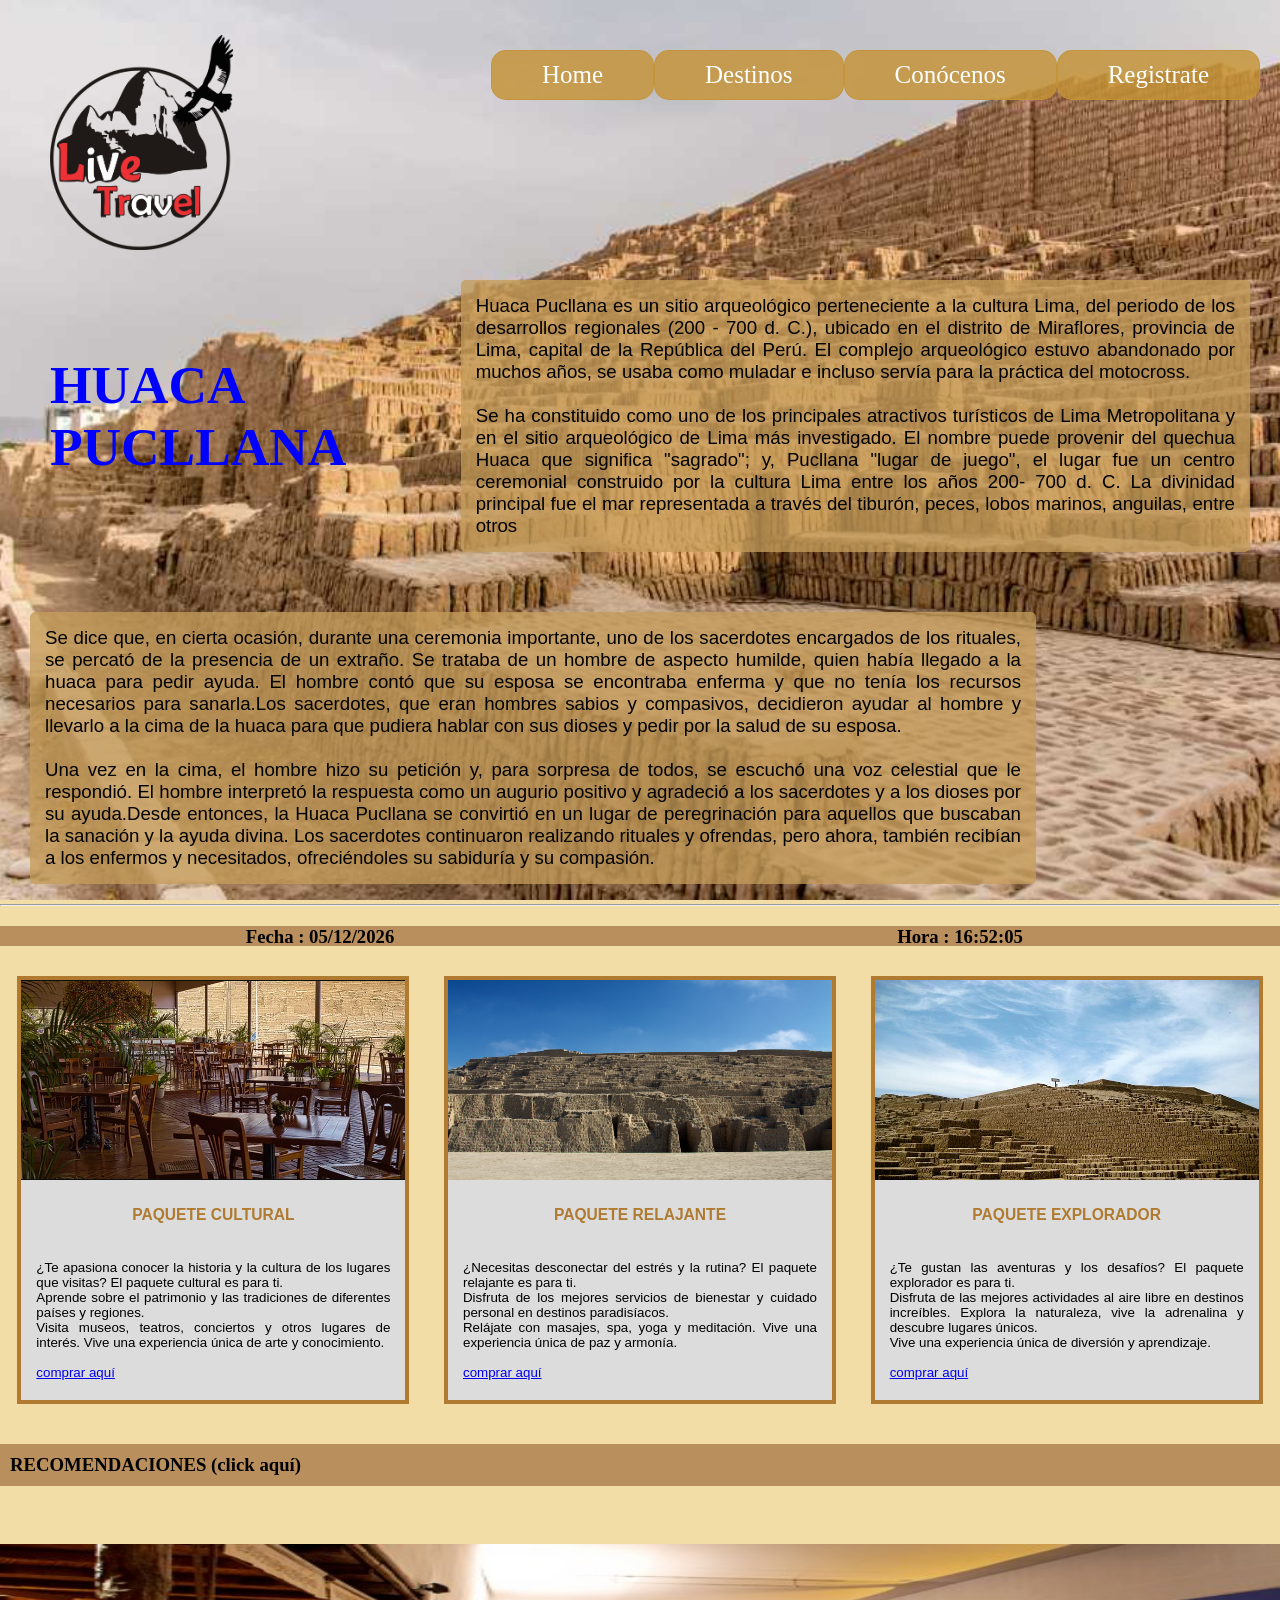
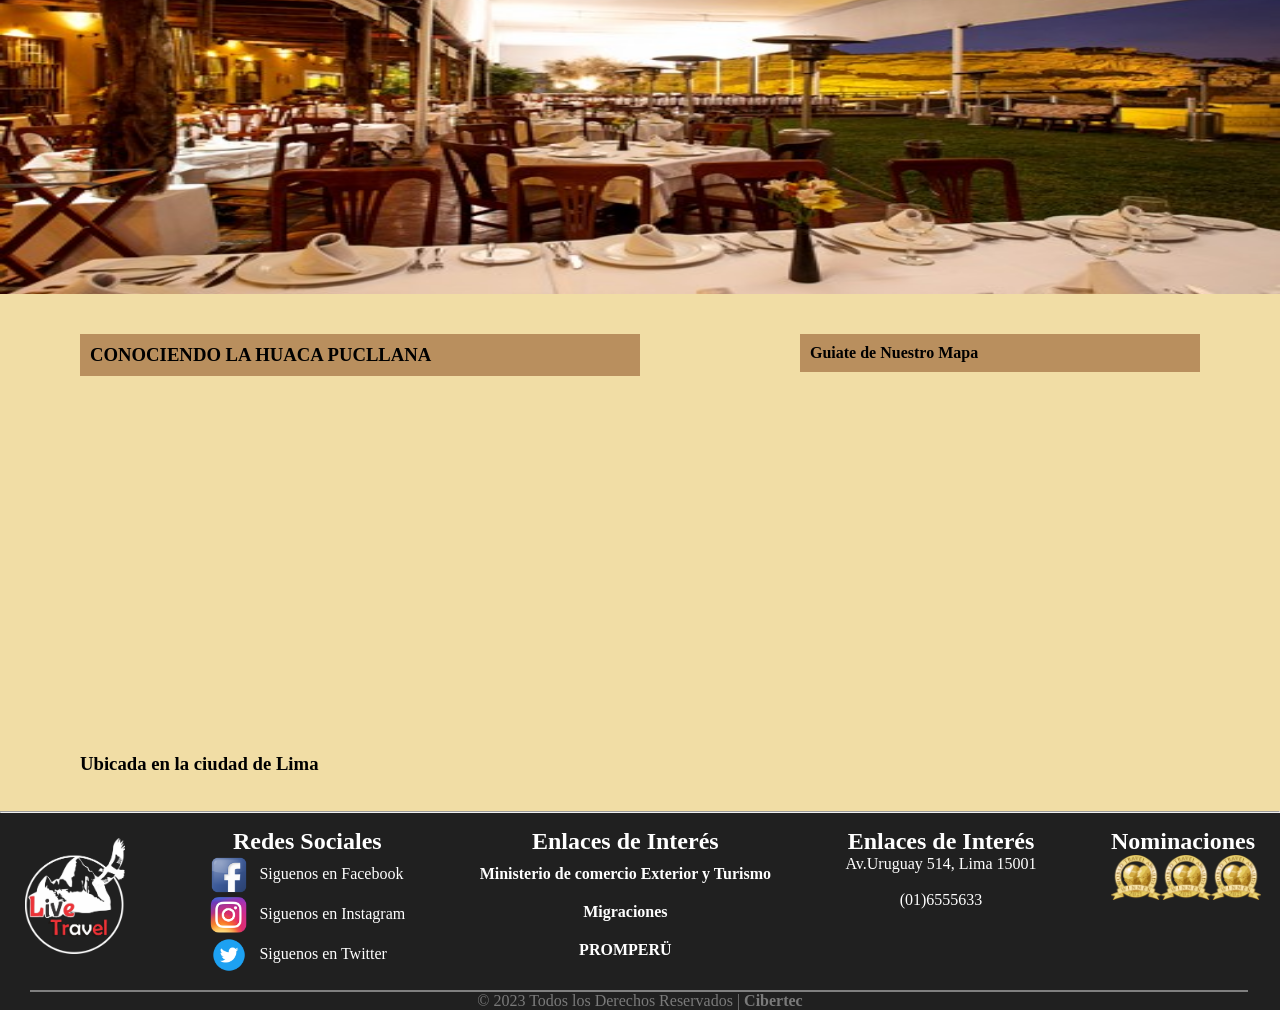
<file: paginas/Huacapucllana.html>
<!DOCTYPE html>
<html lang="es">
    <head>
        <meta charset="UTF-8">
        <meta http-equiv="X-UA-Compatible" content="IE=edge">
        <meta name="viewport" content="width=device-width, initial-scale=1.0">
        <title>HUACA PUCLLANA</title>
        <link rel="stylesheet" href="../css/huacapucllana.css">
    </head>
    <body>
        <header> 
            <section id="section-logo-nav">    
                <div class="logoHeader">
                    <img src="../imagenes/globales/Logo Live TravelPERU.jpg" alt="Imagen no encontrada">    
                </div>
                <nav id="nav-section">
                    <ul id="nav-ul">
                        <li><a href="../Index.html">Home</a></li>
                        <li><a href="">Destinos</a>
                            <ul>
                                <li><a href="../paginas/Huacapucllana.html">Huaca Pucllana</a></li>
                                <li> <a href="../paginas/CristoPacifico.html">Cristo del Pacífico</a></li>
                                <li> <a href="../paginas/Machupichu.html">Machu Picchu</a></li>
                                <li> <a href="../paginas/Montana7col.html">Montaña de los 7 colores</a></li>
                                <li> <a href="../paginas/Kuelap.html">Kuélap</a></li>
                                <li> <a href="../paginas/ParqueNacionalManu.html">Parque Nacional del Manu</a></li>      
                            </ul>
                        </li>
                        <li><a href="../paginas/Conocenos.html">Conócenos</a></li>
                        <li><a href="../paginas/Registro.html">Registrate</a></li>
                    </ul>                 
                </nav>
            </section>
            <section id="section-descripcion">
                <article class="articulo-descripcion" id="articuloTitulo">
                    <h1>HUACA PUCLLANA</h1>
                    <P>
                        Huaca Pucllana es un sitio arqueológico perteneciente a la cultura Lima, del periodo de los desarrollos regionales (200 - 700 d. C.), ubicado en el distrito de Miraflores, provincia de Lima, capital de la República del Perú. El complejo arqueológico estuvo abandonado por muchos años, se usaba como muladar e incluso servía para la práctica del motocross.
                        <br/><br />
                        Se ha constituido como uno de los principales atractivos turísticos de Lima Metropolitana y en el sitio arqueológico de Lima más investigado. El nombre puede provenir del quechua Huaca que significa "sagrado"; y, Pucllana "lugar de juego", el lugar fue un centro ceremonial construido por la cultura Lima entre los años 200- 700 d. C. La divinidad principal fue el mar representada a través del tiburón, peces, lobos marinos, anguilas, entre otros
                    </P>
                </article>
                <article class="articulo-descripcion">
                    <p>
                        Se dice que, en cierta ocasión, durante una ceremonia importante, uno de los sacerdotes encargados de los rituales, se percató de la presencia de un extraño. Se trataba de un hombre de aspecto humilde, quien había llegado a la huaca para pedir ayuda. El hombre contó que su esposa se encontraba enferma y que no tenía los recursos necesarios para sanarla.Los sacerdotes, que eran hombres sabios y compasivos, decidieron ayudar al hombre y llevarlo a la cima de la huaca para que pudiera hablar con sus dioses y pedir por la salud de su esposa. 
                        <br /><br />
                        Una vez en la cima, el hombre hizo su petición y, para sorpresa de todos, se escuchó una voz celestial que le respondió. El hombre interpretó la respuesta como un augurio positivo y agradeció a los sacerdotes y a los dioses por su ayuda.Desde entonces, la Huaca Pucllana se convirtió en un lugar de peregrinación para aquellos que buscaban la sanación y la ayuda divina. Los sacerdotes continuaron realizando rituales y ofrendas, pero ahora, también recibían a los enfermos y necesitados, ofreciéndoles su sabiduría y su compasión.
                    </p>
                </article>    
            </section>   
        </header>
        <hr>
        <main>
            <div id="dh">
                <h3 id="pf">Qué día es?</h3> 
                <h3 id="ph">Qué hora es?</h3>
            </div>
            <section id="section-paquetes">
                <article class="articulo-paquete">
                    <img id="img1" src="../imagenes/Huacapucllana/banner1.jpg" alt="">
                    <h3><strong>PAQUETE CULTURAL</strong></h3>
                    <br><br>
                    <P class="articulo-texto">
                        ¿Te apasiona conocer la historia y la cultura de los lugares que visitas? El paquete cultural es para ti. 
                        <br>
                        Aprende sobre el patrimonio y las tradiciones de diferentes países y regiones. 
                        <br>
                        Visita museos, teatros, conciertos y otros lugares de interés. Vive una experiencia única de arte y conocimiento.
                        <br>
                        <br>
                        <a href="https://www.cuscoperu.com/es/que-hacer/cultura-y-tradicion/tours-cultural-varios-dias/">comprar aquí</a>
                    </P>
                </article>
                <article class="articulo-paquete">
                    <img id="img2" src="../imagenes/Huacapucllana/paqueteA1.jpg" alt="">
                    <h3><strong>PAQUETE RELAJANTE</strong></h3>
                    <br><br>
                    <p class="articulo-texto">
                        ¿Necesitas desconectar del estrés y la rutina? El paquete relajante es para ti. 
                        <br>
                        Disfruta de los mejores servicios de bienestar y cuidado personal en destinos paradisíacos. 
                        <br>
                        Relájate con masajes, spa, yoga y meditación. Vive una experiencia única de paz y armonía.
                        <br>
                        <br>
                        <a href="https://ofertop.pe/descuentos/bienestar-y-salud/spa-y-relajacion/1?">comprar aquí</a>
                    </p>
                </article>
                <article class="articulo-paquete">
                    <img id="img3" src="../imagenes/Huacapucllana/paqueteA2.jpg" alt="">
                    <h3>PAQUETE EXPLORADOR</h3>
                    <br><br>
                    <p class="articulo-texto">
                        ¿Te gustan las aventuras y los desafíos? El paquete explorador es para ti. 
                        <br>
                        Disfruta de las mejores actividades al aire libre en destinos increíbles. Explora la naturaleza, vive la adrenalina y descubre lugares únicos. 
                        <br>
                        Vive una experiencia única de diversión y aprendizaje.
                        <br>
                        <br>
                        <a href="https://www.despegar.com.pe/paquetes/pais/pe/paquetes-a-peru">comprar aquí</a>
                    </p>
                </article>  
            </section>
            <section class="section-recomendaciones">
                <a href="https://www.booking.com/landmark/pe/huaca-pucllana.en-gb.html?label=Catch_All-EN-131006968441-ta0BMPl5Sqa55SR0SHMWQwS548793046721%3Apl%3Ata%3Ap1%3Ap2%3Aac%3Aap%3Aneg%3Afi%3Atidsa-1641212789246%3Alp9073193%3Ali%3Adec%3Adm;gclid=CjwKCAjws7WkBhBFEiwAIi1688sD22ExiAtSjzaD4BxHS3UCipAic094YnMxvihSGFZd67o46lxwtRoCR1IQAvD_BwE;ws=;aid=318615"> 
                    <h3 class="h3">RECOMENDACIONES (click aquí)</h3>
                    <br>
                </a>
                <img id="img" src="../imagenes/Huacapucllana/banner1.jpg" alt="imagen no encontrada">
            </section>
                <!--aside para el video y mapa-->
            <aside>  
                <article>
                    <h3 class="h3"> CONOCIENDO LA HUACA PUCLLANA</h3>
                    <iframe width="560" height="315" src="https://www.youtube.com/embed/BpTrNGneD3A" title="YouTube video player" frameborder="0" allow="accelerometer; autoplay; clipboard-write; encrypted-media; gyroscope; picture-in-picture; web-share" allowfullscreen></iframe>
                    <br><br>
                    <h3>Ubicada en la ciudad de Lima</h3>
                    <br><br>
                </article>
                <article>
                    <h4 class="h3"> Guiate de Nuestro Mapa</h4>
                    <iframe src="https://www.google.com/maps/embed?pb=!1m18!1m12!1m3!1d3901.0142792301936!2d-77.03594242620218!3d-12.111174843100732!2m3!1f0!2f0!3f0!3m2!1i1024!2i768!4f13.1!3m3!1m2!1s0x9105c83e28585565%3A0x4ad752e285ae0442!2sMuseo%20de%20Sitio%20Huaca%20Pucllana!5e0!3m2!1ses-419!2spe!4v1685289088378!5m2!1ses-419!2spe" width="400" height="300" style="border:0;" allowfullscreen="" loading="lazy" referrerpolicy="no-referrer-when-downgrade"></iframe>
                </article>    
            </aside>
        </main>
        <hr>
        <footer>
            <section>
                <article class="box-footer">
                    <div class="logo">
                        <img src="../imagenes/globales/Logo Live Travel blanco.jpg" alt="Imagen no encontrada">
                    </div> 
                </article>
                <article class="redes-sociales">
                    <h2>Redes Sociales</h2>
                    <div class="icono">
                        <a href="https://www.facebook.com/" target="_blank">
                        <img class="social" data-ar="facebook" src="../imagenes/globales/facebook.jpg" alt="Imagen no encontrada">
                    </a>
                        <p>Siguenos en Facebook</p>
                    </div>
                    <div class="icono">
                        <a href="https://www.instagram.com/" target="_blank">
                        <img class="social" data-ar="instagram" src="../imagenes/globales/instagram.jpg" alt="Imagen no encontrada">
                    </a>
                        <p>Siguenos en Instagram</p>
                    </div>
                    <div class="icono">
                        <a href="https://twitter.com/" target="_blank">
                      <img class="social" data-ar="twitter" src="../imagenes/globales/twitter.jpg" alt="Imagen no encontrada">
                    </a>
                        <p>Siguenos en Twitter</p>
                    </div>
                </article>
                <article class="box-footer">
                    <h2>Enlaces de Interés</h2>
                        <a href="https://www.gob.pe/mincetur">Ministerio de comercio Exterior y Turismo</a>
                        <a href="https://www.gob.pe/migraciones">Migraciones</a>
                        <a href="https://www.gob.pe/promperu">PROMPERÜ</a>
                </article>
                <article class="box-footer">
                    <h2>Enlaces de Interés</h2>
                    <p>Av.Uruguay 514, Lima 15001</p><br>
                    <p>(01)6555633</p>
                </article>
                <article class="box-footer">
                    <h2>Nominaciones</h2>
                    <div class="nominaciones">
                        <img src="../imagenes/globales/world travel awards.jpg" alt="">
                        <img src="../imagenes/globales/world travel awards.jpg" alt="">
                        <img src="../imagenes/globales/world travel awards.jpg" alt="">
                    </div>
                </article>  
            </section> 
            <div class="box-copyright">
                <hr>
                <p>© 2023 Todos los Derechos Reservados |
                <b>Cibertec</b> </p>
            </div>             
        </footer>
    </body>
</html>
<script src="../js/Huacapucllana.js"></script>
<script src="../js/global.js"></script>
<script src="../js/fecha.js"></script>
<script src="../js/efectoLogo.js"></script>
</file>
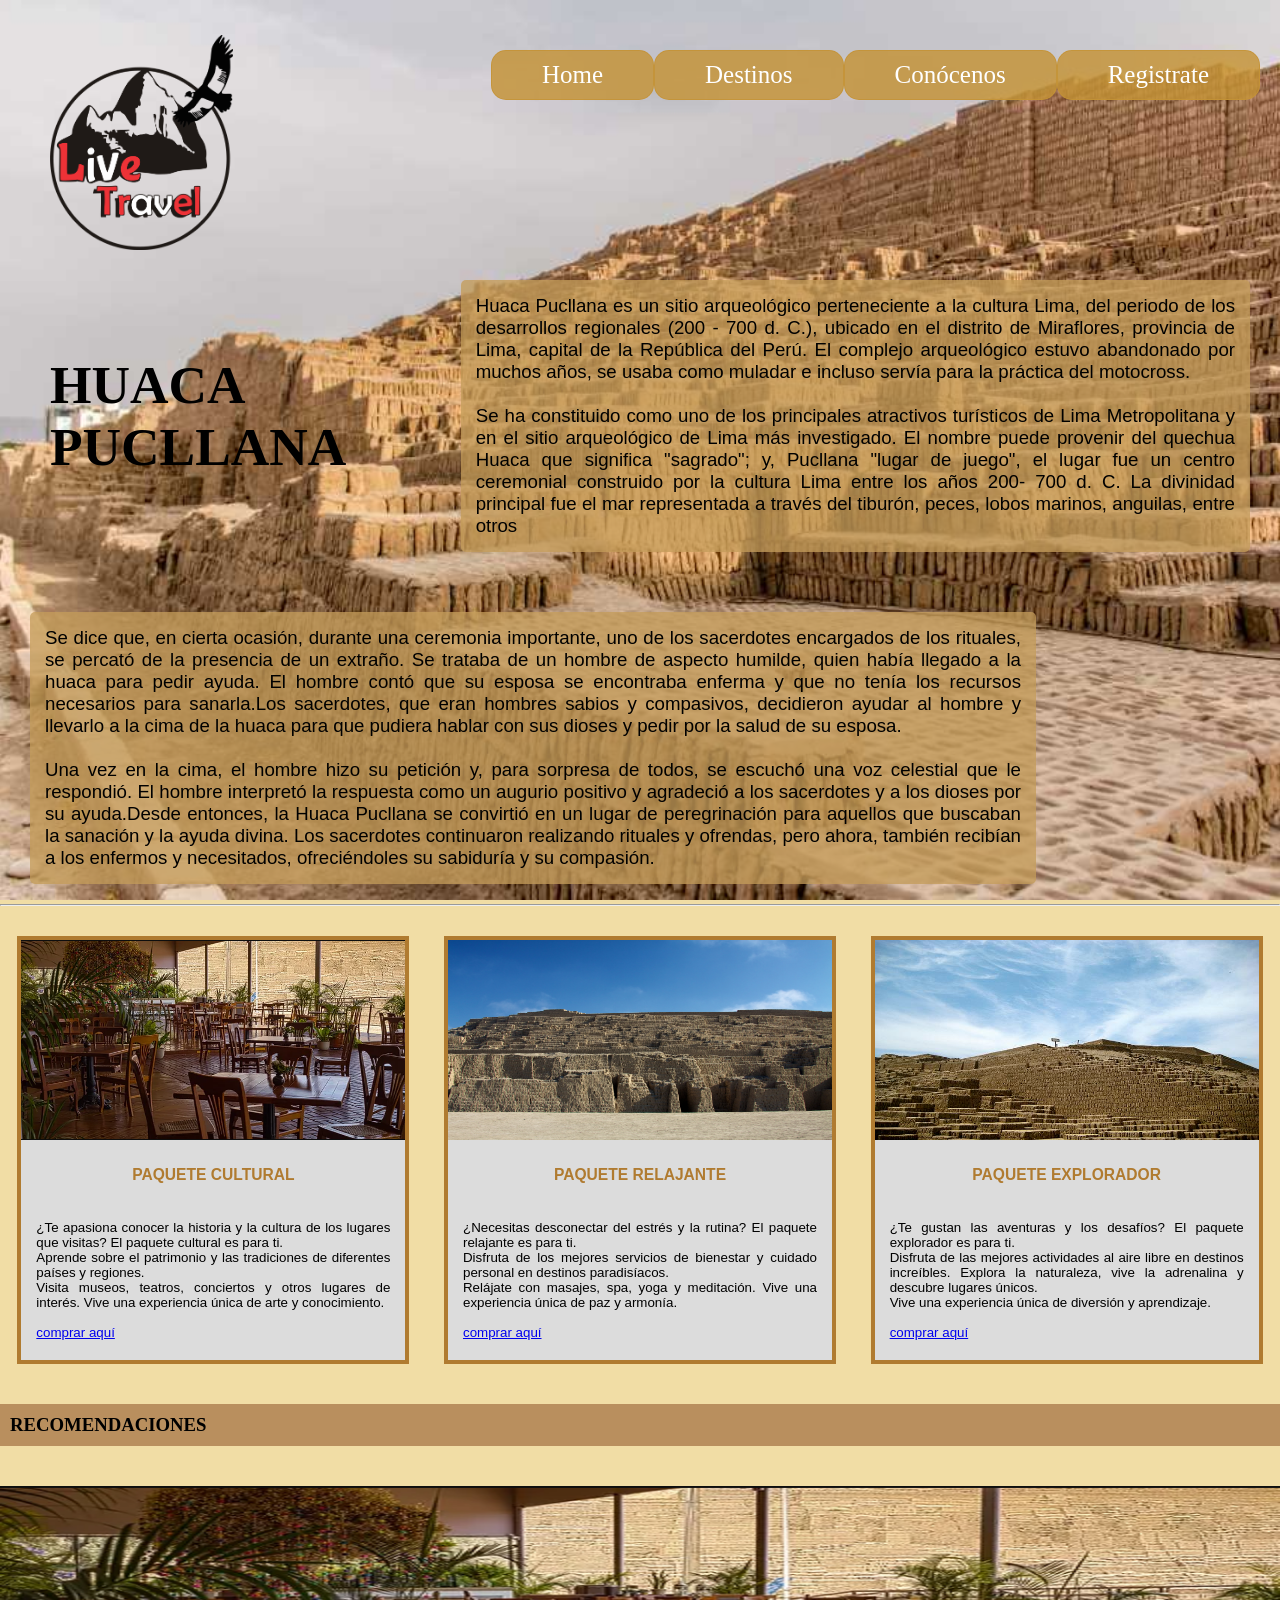
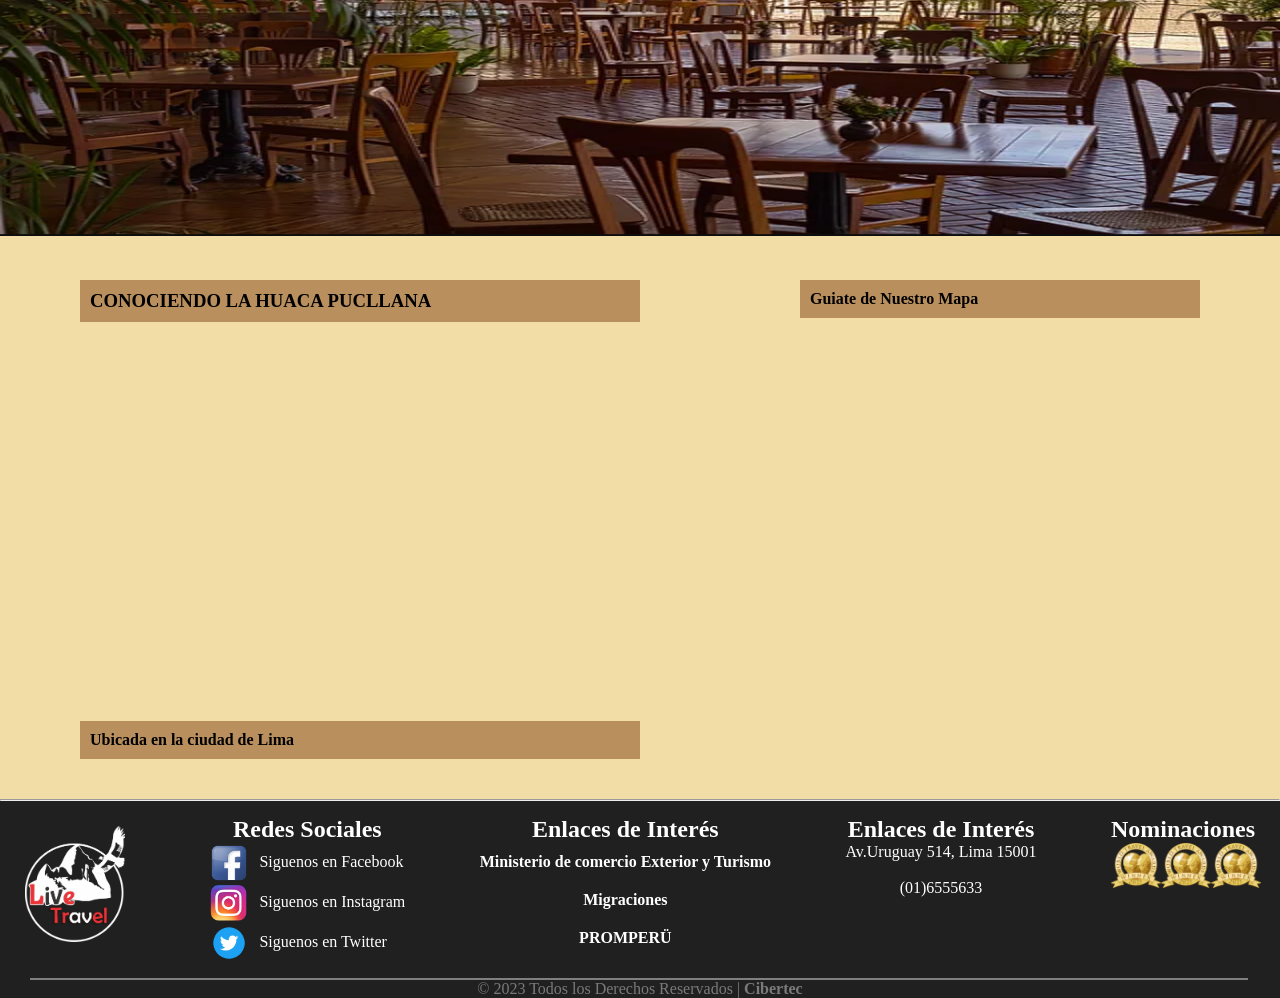
<file: paginas/Huacapullana.html>
<!DOCTYPE html>
<html lang="es">
    <head>
        <meta charset="UTF-8">
        <meta http-equiv="X-UA-Compatible" content="IE=edge">
        <meta name="viewport" content="width=device-width, initial-scale=1.0">
        <title>HUACA PUCLLANA</title>
        <link rel="stylesheet" href="../css/huacapucllana.css">
    </head>
    <body>
        <header> 
            <section id="section-logo-nav">    
                <div class="logoHeader">
                    <img src="../imagenes/globales/Logo Live TravelPERU.jpg" alt="Imagen no encontrada">    
                </div>
                <nav id="nav-section">
                    <ul id="nav-ul">
                        <li><a href="../index.html">Home</a></li>
                        <li><a href="">Destinos</a>
                            <ul>
                                <li><a href="../paginas/Huacapullana.html">Huaca Pucllana</a></li>
                                <li> <a href="../paginas/CristoPacifico.html">Cristo del Pacífico</a></li>
                                <li> <a href="../paginas/Machupichu.html">Machu Picchu</a></li>
                                <li> <a href="../paginas/Montaña7col.html">Montaña de los 7 colores</a></li>
                                <li> <a href="../paginas/Kuelap.html">Kuélap</a></li>
                                <li> <a href="../paginas/ParqueNacionalManu.html">Parque Nacional del Manu</a></li>      
                            </ul>
                        </li>
                        <li><a href="../paginas/Conocenos.html">Conócenos</a></li>
                        <li><a href="../paginas/Registro.html">Registrate</a></li>
                    </ul>                 
                </nav>
            </section>
               
            <section id="section-descripcion">
                <article class="articulo-descripcion" id="articuloTitulo">
                    <h1>HUACA PUCLLANA</h1>
                    <P>
                        Huaca Pucllana es un sitio arqueológico perteneciente a la cultura Lima, del periodo de los desarrollos regionales (200 - 700 d. C.), ubicado en el distrito de Miraflores, provincia de Lima, capital de la República del Perú. El complejo arqueológico estuvo abandonado por muchos años, se usaba como muladar e incluso servía para la práctica del motocross.
                        <br/><br />
                        Se ha constituido como uno de los principales atractivos turísticos de Lima Metropolitana y en el sitio arqueológico de Lima más investigado. El nombre puede provenir del quechua Huaca que significa "sagrado"; y, Pucllana "lugar de juego", el lugar fue un centro ceremonial construido por la cultura Lima entre los años 200- 700 d. C. La divinidad principal fue el mar representada a través del tiburón, peces, lobos marinos, anguilas, entre otros
                    </P>
                </article>
                <article class="articulo-descripcion">
                    <p>
                        Se dice que, en cierta ocasión, durante una ceremonia importante, uno de los sacerdotes encargados de los rituales, se percató de la presencia de un extraño. Se trataba de un hombre de aspecto humilde, quien había llegado a la huaca para pedir ayuda. El hombre contó que su esposa se encontraba enferma y que no tenía los recursos necesarios para sanarla.Los sacerdotes, que eran hombres sabios y compasivos, decidieron ayudar al hombre y llevarlo a la cima de la huaca para que pudiera hablar con sus dioses y pedir por la salud de su esposa. 
                        <br /><br />
                        Una vez en la cima, el hombre hizo su petición y, para sorpresa de todos, se escuchó una voz celestial que le respondió. El hombre interpretó la respuesta como un augurio positivo y agradeció a los sacerdotes y a los dioses por su ayuda.Desde entonces, la Huaca Pucllana se convirtió en un lugar de peregrinación para aquellos que buscaban la sanación y la ayuda divina. Los sacerdotes continuaron realizando rituales y ofrendas, pero ahora, también recibían a los enfermos y necesitados, ofreciéndoles su sabiduría y su compasión.
                    </p>
                </article>    
            </section>   
        </header>
        <hr>
        <main>
            <section id="section-paquetes">
                <article class="articulo-paquete">
                    <img id="img1" src="../imagenes/Huacapucllana/banner1.jpg" alt="">
                    <h3><strong>PAQUETE CULTURAL</strong></h3>
                    <br><br>
                    <P class="articulo-texto">
                        ¿Te apasiona conocer la historia y la cultura de los lugares que visitas? El paquete cultural es para ti. 
                        <br>
                        Aprende sobre el patrimonio y las tradiciones de diferentes países y regiones. 
                        <br>
                        Visita museos, teatros, conciertos y otros lugares de interés. Vive una experiencia única de arte y conocimiento.
                        <br>
                        <br>
                        <a href="https://www.cuscoperu.com/es/que-hacer/cultura-y-tradicion/tours-cultural-varios-dias/">comprar aquí</a>
                    </P>
                </article>
                <article class="articulo-paquete">
                    <img id="img2" src="../imagenes/Huacapucllana/paqueteA1.jpg" alt="">
                    <h3><strong>PAQUETE RELAJANTE</strong></h3>
                    <br><br>
                    <p class="articulo-texto">
                        ¿Necesitas desconectar del estrés y la rutina? El paquete relajante es para ti. 
                        <br>
                        Disfruta de los mejores servicios de bienestar y cuidado personal en destinos paradisíacos. 
                        <br>
                        Relájate con masajes, spa, yoga y meditación. Vive una experiencia única de paz y armonía.
                        <br>
                        <br>
                        <a href="https://ofertop.pe/descuentos/bienestar-y-salud/spa-y-relajacion/1?">comprar aquí</a>
                    </p>
                </article>
                <article class="articulo-paquete">
                    <img id="img3" src="../imagenes/Huacapucllana/paqueteA2.jpg" alt="">
                    <h3>PAQUETE EXPLORADOR</h3>
                    <br><br>
                    <p class="articulo-texto">
                        ¿Te gustan las aventuras y los desafíos? El paquete explorador es para ti. 
                        <br>
                        Disfruta de las mejores actividades al aire libre en destinos increíbles. Explora la naturaleza, vive la adrenalina y descubre lugares únicos. 
                        <br>
                        Vive una experiencia única de diversión y aprendizaje.
                        <br>
                        <br>
                        <a href="https://www.despegar.com.pe/paquetes/pais/pe/paquetes-a-peru">comprar aquí</a>
                    </p>
                </article>  
            </section>
            <h3 class="h3">RECOMENDACIONES</h3>
            <section class="section-recomendaciones">
                <a href="https://www.resthuacapucllana.com">
                    <img class="img" src="../imagenes/Huacapucllana/banner1.jpg" alt="imagen no encontrada">
                </a>
            </section>
                <!--aside para el video y mapa-->
            <aside>  
                <article>
                    <h3 class="h3"> CONOCIENDO LA HUACA PUCLLANA</h3>
                    <iframe width="560" height="315" src="https://www.youtube.com/embed/BpTrNGneD3A" title="YouTube video player" frameborder="0" allow="accelerometer; autoplay; clipboard-write; encrypted-media; gyroscope; picture-in-picture; web-share" allowfullscreen></iframe>
                    <h4 class="h3">Ubicada en la ciudad de Lima</h4>
                </article>
                <article>
                    <h4 class="h3"> Guiate de Nuestro Mapa</h4>
                    <iframe src="https://www.google.com/maps/embed?pb=!1m18!1m12!1m3!1d3901.0142792301936!2d-77.03594242620218!3d-12.111174843100732!2m3!1f0!2f0!3f0!3m2!1i1024!2i768!4f13.1!3m3!1m2!1s0x9105c83e28585565%3A0x4ad752e285ae0442!2sMuseo%20de%20Sitio%20Huaca%20Pucllana!5e0!3m2!1ses-419!2spe!4v1685289088378!5m2!1ses-419!2spe" width="400" height="300" style="border:0;" allowfullscreen="" loading="lazy" referrerpolicy="no-referrer-when-downgrade"></iframe>
                </article>    
            </aside>
        </main>
        <hr>
        <footer>
            <section>
                <article class="box-footer">
                    <div class="logo">
                        <img src="../imagenes/globales/Logo Live Travel blanco.jpg" alt="Imagen no encontrada">
                    </div> 
                </article>
                <article class="redes-sociales">
                    <h2>Redes Sociales</h2>
                    <div class="icono">
                        <a href="https://www.facebook.com/" target="_blank">
                        <img data-ar="facebook" src="../imagenes/globales/facebook.jpg" alt="Imagen no encontrada">
                    </a>
                        <p>Siguenos en Facebook</p>
                    </div>
                    <div class="icono">
                        <a href="https://www.instagram.com/" target="_blank">
                        <img data-ar="instagram" src="../imagenes/globales/instagram.jpg" alt="Imagen no encontrada">
                    </a>
                        <p>Siguenos en Instagram</p>
                    </div>
                    <div class="icono">
                        <a href="https://twitter.com/" target="_blank">
                      <img data-ar="twitter" src="../imagenes/globales/twitter.jpg" alt="Imagen no encontrada">
                    </a>
                        <p>Siguenos en Twitter</p>
                    </div>
                </article>
                <article class="box-footer">
                    <h2>Enlaces de Interés</h2>
                        <a href="https://www.gob.pe/mincetur">Ministerio de comercio Exterior y Turismo</a>
                        <a href="https://www.gob.pe/migraciones">Migraciones</a>
                        <a href="https://www.gob.pe/promperu">PROMPERÜ</a>
                </article>
                <article class="box-footer">
                    <h2>Enlaces de Interés</h2>
                    <p>Av.Uruguay 514, Lima 15001</p><br>
                    <p>(01)6555633</p>
                </article>
                <article class="box-footer">
                    <h2>Nominaciones</h2>
                    <div class="nominaciones">
                        <img src="../imagenes/globales/world travel awards.jpg" alt="">
                        <img src="../imagenes/globales/world travel awards.jpg" alt="">
                        <img src="../imagenes/globales/world travel awards.jpg" alt="">
                    </div>
                </article>  
            </section> 
            <div class="box-copyright">
                <hr>
                <p>© 2023 Todos los Derechos Reservados |
                <b>Cibertec</b> </p>
            </div>             
        </footer>
    </body>
</html>
<script src="../js/paquetesHuaca.js"></script>
<script src="../js/global.js"></script>
</file>
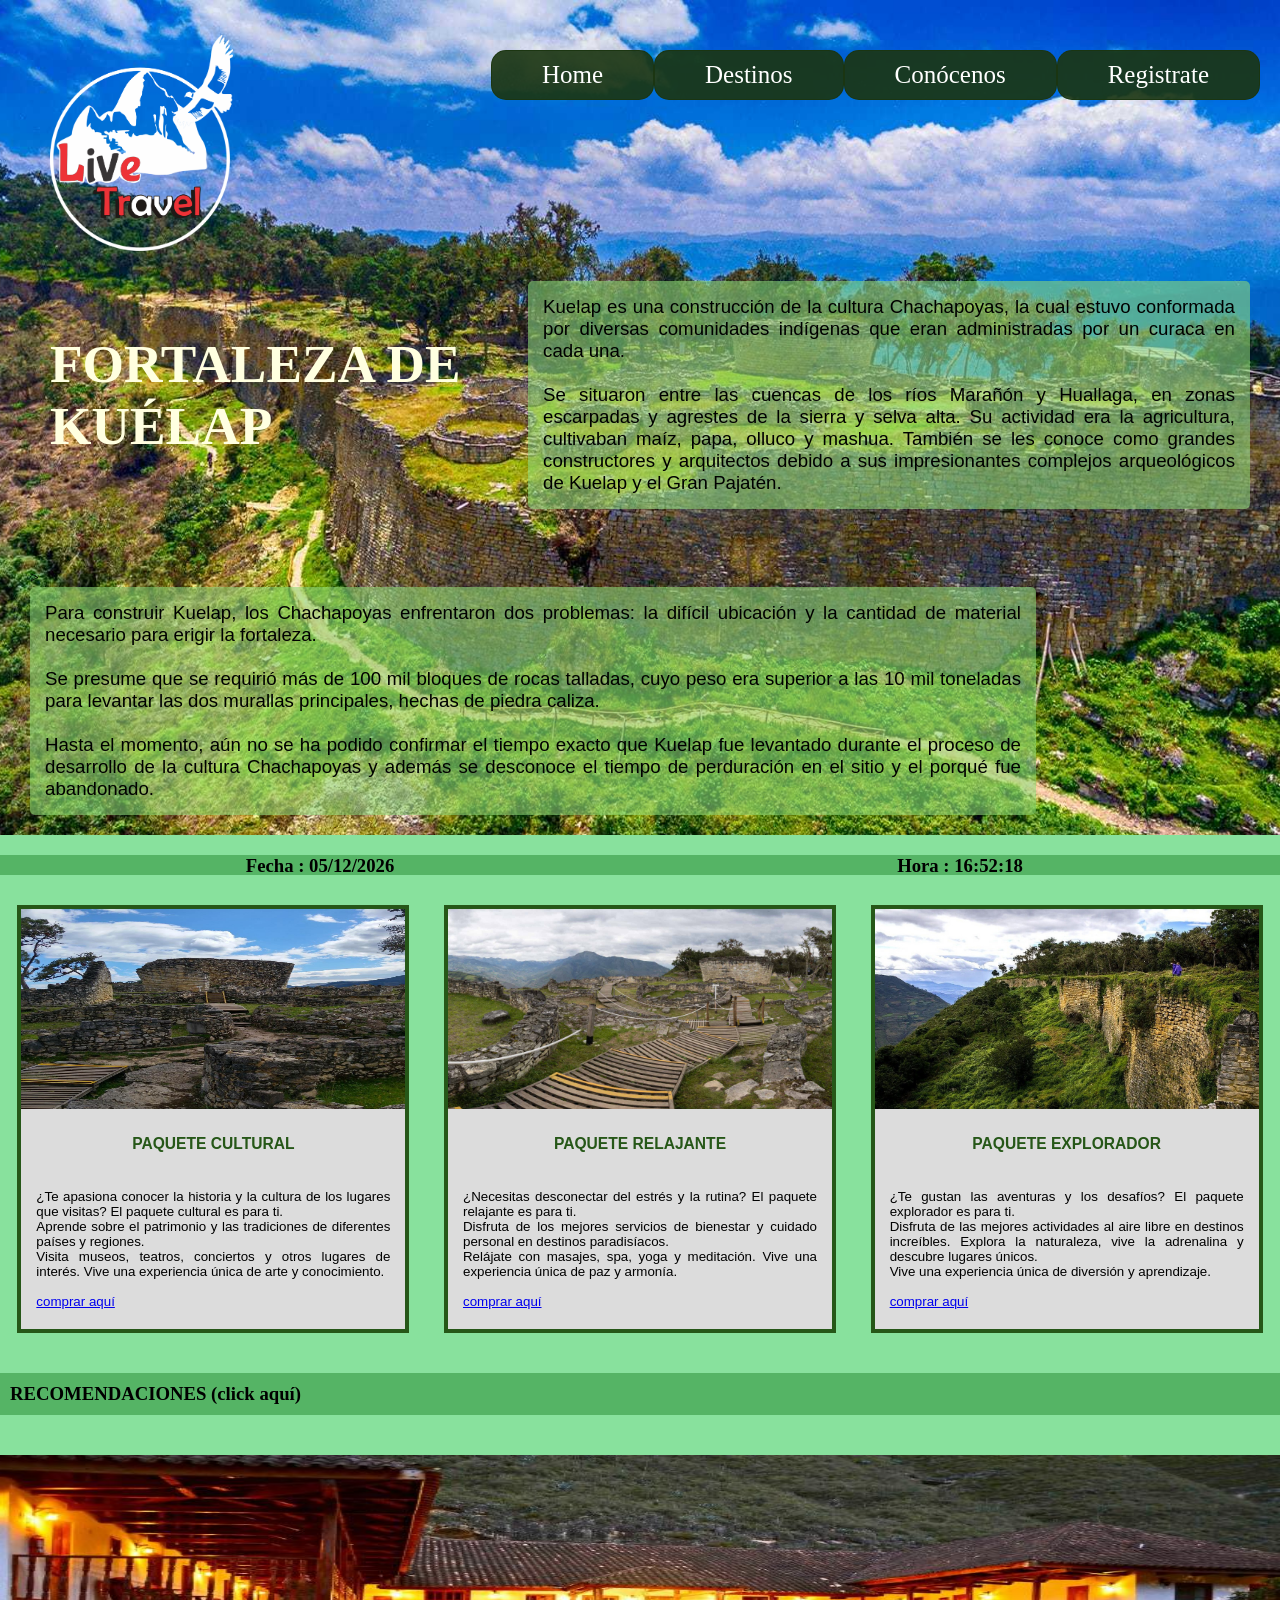
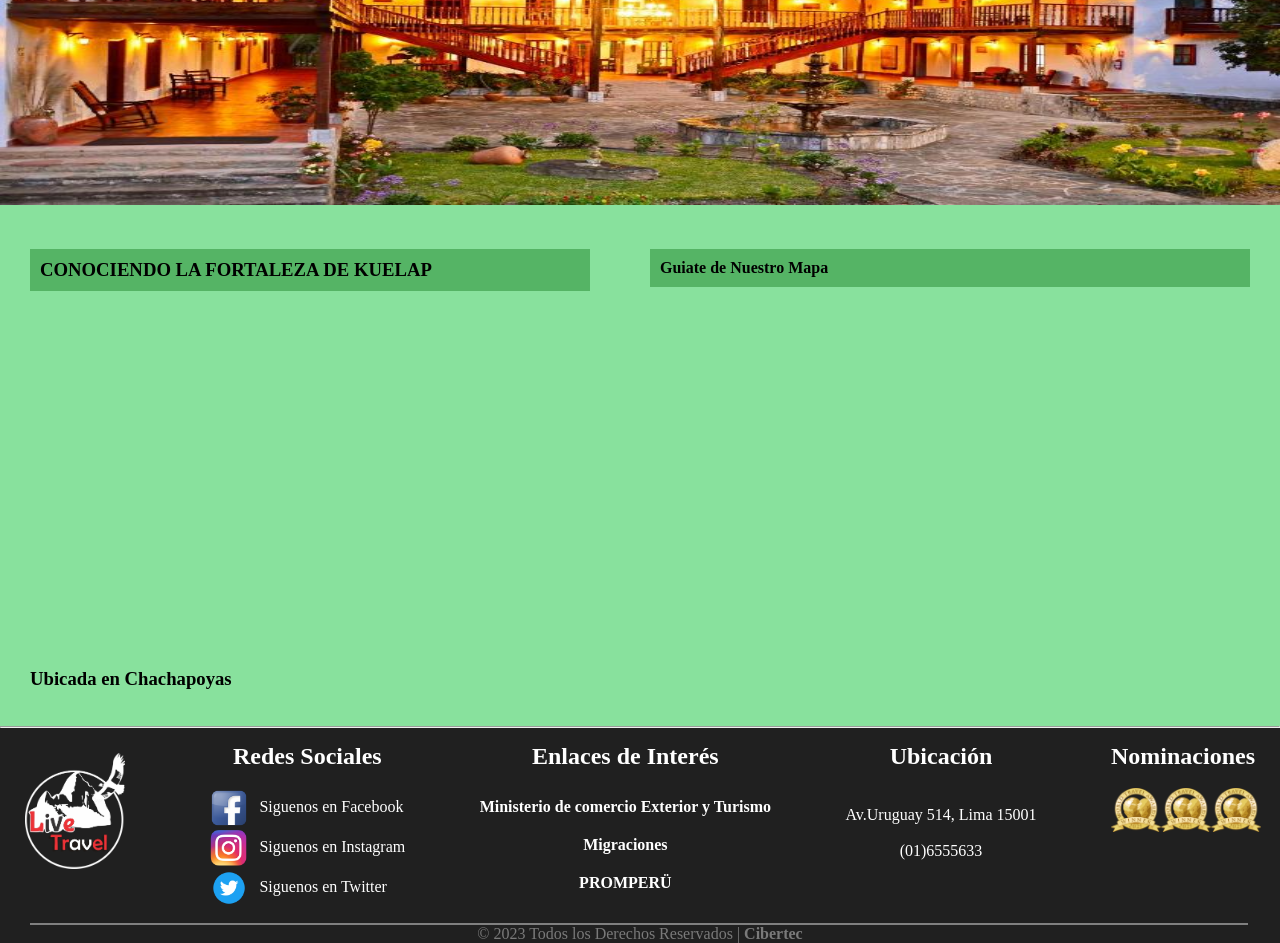
<file: paginas/Kuelap.html>
<!DOCTYPE html>
<html lang="es">
    <head>
        <meta charset="UTF-8">
        <meta http-equiv="X-UA-Compatible" content="IE=edge">
        <meta name="viewport" content="width=device-width, initial-scale=1.0">
        <title>Fortaleza de Kuelap</title>
        <link rel="stylesheet" href="../css/kuelap.css">
    </head>
    <body >
        <header>
            <section id="section-logo-nav">
                <div class="logoHeader">
                    <img src="../imagenes/globales/Logo Live Travel blanco.jpg" alt="Imagen no encontrada">    
                </div>
                <nav id="nav-section">
                    <ul id="nav-ul" >
                        <li><a href="../index.html">Home</a></li>
                        <li><a href="">Destinos</a>
                            <ul>
                                <li><a href="../paginas/Huacapucllana.html">Huaca Pucllana</a></li>
                                <li> <a href="../paginas/CristoPacifico.html">Cristo del Pacífico</a></li>
                                <li> <a href="../paginas/Machupichu.html">Machu Picchu</a></li>
                                <li> <a href="../paginas/Montana7col.html">Montaña de los 7 colores</a></li>
                                <li> <a href="../paginas/Kuelap.html">Kuélap</a></li>
                                <li> <a href="../paginas/ParqueNacionalManu.html">Parque Nacional del Manu</a></li>      
                            </ul>
                        </li>
                        <li><a href="../paginas/Conocenos.html">Conócenos</a></li>
                        <li><a href="../paginas/Registro.html">Registrate</a></li>
                    </ul>    
                </nav>
            </section>
            <section id="section-descripcion">
                <article class="articulo-descripcion" id="articuloTitulo">
                    <h1>FORTALEZA DE KUÉLAP</h1>
                    <P>
                        Kuelap es una construcción de la cultura Chachapoyas, la cual estuvo conformada por diversas comunidades indígenas que eran administradas por un curaca en cada una. 
                        <br><br>
                        Se situaron entre las cuencas de los ríos Marañón y Huallaga, en zonas escarpadas y agrestes de la sierra y selva alta. Su actividad era la agricultura, cultivaban maíz, papa, olluco y mashua. También se les conoce como grandes constructores y arquitectos debido a sus impresionantes complejos arqueológicos de Kuelap y el Gran Pajatén.
                    </p>
                </article>
                <article class="articulo-descripcion">>
                    <p>
                        Para construir Kuelap, los Chachapoyas enfrentaron dos problemas: la difícil ubicación y la cantidad de material necesario para erigir la fortaleza. 
                        <br><br>
                        Se presume que se requirió más de 100 mil bloques de rocas talladas, cuyo peso era superior a las 10 mil toneladas para levantar las dos murallas principales, hechas de piedra caliza.
                        <br><br>
                        Hasta el momento, aún no se ha podido confirmar el tiempo exacto que Kuelap fue levantado durante el proceso de desarrollo de la cultura Chachapoyas y además se desconoce el tiempo de perduración en el sitio y el porqué fue abandonado.
                    </p>
                </article>    
            </section>
        </header>  
        <main>    
            <div id="dh">
                <h3 id="pf">Qué día es?</h3> 
                <h3 id="ph">Qué hora es?</h3>
            </div>
            <section id="section-paquetes">
                <article class="articulo-paquete">
                    <img id="img1" src="../imagenes/Kuelap/paqueteA1.jpg" alt="">
                    <h3>PAQUETE CULTURAL</h3>
                    <br><br>
                    <P class="articulo-texto">
                        ¿Te apasiona conocer la historia y la cultura de los lugares que visitas? El paquete cultural es para ti. 
                        <br>
                        Aprende sobre el patrimonio y las tradiciones de diferentes países y regiones. 
                        <br>
                        Visita museos, teatros, conciertos y otros lugares de interés. Vive una experiencia única de arte y conocimiento.
                        <br><br>
                        <a href="https://www.viator.com/es-ES/Amazon-attractions/Kuelap/d5488-a22315?m=26374&supag=65619063982&supsc=dsa-694098303804&supai=420430239827&supap=&supdv=c&supnt=nt%3Ag&suplp=9060924&supli=&supti=dsa-694098303804&tsem=true&supci=dsa-694098303804&supap1=&supap2=&gclid=Cj0KCQjw4NujBhC5ARIsAF4Iv6cedOBE7fQVtqjnlfZ7DSQoziahUiZuDazGLIBLqAvyQDNIMK3hLtwaAslUEALw_wcB">comprar aquí</a>
                    </P>
                </article>
                <article class="articulo-paquete">
                    <img id="img2" src="../imagenes/Kuelap/paqueteB1.jpg" alt="">
                    <h3><strong>PAQUETE RELAJANTE</strong></h3>
                    <br><br>
                    <p class="articulo-texto">
                        ¿Necesitas desconectar del estrés y la rutina? El paquete relajante es para ti. 
                        <br>
                        Disfruta de los mejores servicios de bienestar y cuidado personal en destinos paradisíacos. 
                        <br>
                        Relájate con masajes, spa, yoga y meditación. Vive una experiencia única de paz y armonía.
                        <br><br>
                        <a href="https://www.atrapalo.pe/vuelo+hotel/a-chachapoyas_d44648.html">comprar aquí</a>
                    </p>
                </article>
                <article class="articulo-paquete">
                    <img id="img3" src="../imagenes/Kuelap/paqueteC1.jpg" alt="imagen no encontrada">
                    <h3>PAQUETE EXPLORADOR</h3>
                    <br><br>
                    <p class="articulo-texto">
                        ¿Te gustan las aventuras y los desafíos? El paquete explorador es para ti. 
                        <br>
                        Disfruta de las mejores actividades al aire libre en destinos increíbles. Explora la naturaleza, vive la adrenalina y descubre lugares únicos. 
                        <br>
                        Vive una experiencia única de diversión y aprendizaje.
                        <br><br>
                        <a href="https://viakuelap.com/">comprar aquí</a>
                    </p> 
                </article>
            </section>
            <section class="section-recomendaciones">
                <a href="https://www.tripadvisor.com.pe/RestaurantsNear-g799618-d10378994-Via_Kuelap-Chachapoyas_Amazonas_Region.html">
                    <h3 class="h3">RECOMENDACIONES (click aquí)</h3>
                </a>
                <img id="img" src="../imagenes/Kuelap/banner1.jpg" alt="imagen no encontrada">
                <!--aside para el video y mapa-->
            </section>
            <aside> 
                <article>
                    <h3 class="h3"> CONOCIENDO LA FORTALEZA DE KUELAP</h3>
                    <iframe width="560" height="315" src="https://www.youtube.com/embed/uHioHdGFmzU" title="YouTube video player" frameborder="0" allow="accelerometer; autoplay; clipboard-write; encrypted-media; gyroscope; picture-in-picture; web-share" allowfullscreen></iframe>
                    <br><br>
                    <h3>Ubicada en Chachapoyas</h3>
                    <br><br>
                </article>
                <article>
                    <h4 class="h3"> Guiate de Nuestro Mapa</h4>
                    <iframe src="https://www.google.com/maps/embed?pb=!1m18!1m12!1m3!1d9433.474387706798!2d-77.87431133691159!3d-6.225786494043738!2m3!1f0!2f0!3f0!3m2!1i1024!2i768!4f13.1!3m3!1m2!1s0x91b6ab27d0c9b2a3%3A0x1e613a1dee3b3163!2sKuelap%20Sumaq!5e0!3m2!1ses-419!2spe!4v1685519499288!5m2!1ses-419!2spe" width="600" height="315" style="border:0;" allowfullscreen="" loading="lazy" referrerpolicy="no-referrer-when-downgrade"></iframe>
                </article>   
            </aside>
        </main>
        <hr>
        <footer>
            <section>
                <article class="box-footer">
                    <div class="logo">
                        <img src="../imagenes/globales/Logo Live Travel blanco.jpg" alt="Imagen no encontrada">
                    </div> 
                </article>
                <article class="redes-sociales">
                    <h2>Redes Sociales</h2>
                    <br>
                    <div class="icono">
                        <a href="https://www.facebook.com/" target="_blank">
                        <img class="social" data-ar="facebook" src="../imagenes/globales/facebook.jpg" alt="Imagen no encontrada">
                    </a>
                        <p>Siguenos en Facebook</p>
                    </div>
                    <div class="icono">
                        <a href="https://www.instagram.com/" target="_blank">
                        <img class="social" data-ar="instagram" src="../imagenes/globales/instagram.jpg" alt="Imagen no encontrada">
                    </a>
                        <p>Siguenos en Instagram</p>
                    </div>
                    <div class="icono">
                        <a href="https://twitter.com/" target="_blank">
                    <img class="social" data-ar="twitter" src="../imagenes/globales/twitter.jpg" alt="Imagen no encontrada">
                    </a>
                        <p>Siguenos en Twitter</p>
                    </div>
                </article>
                <article class="box-footer">
                    <h2>Enlaces de Interés</h2>
                    <br>
                        <a href="https://www.gob.pe/mincetur">Ministerio de comercio Exterior y Turismo</a>
                        <a href="https://www.gob.pe/migraciones">Migraciones</a>
                        <a href="https://www.gob.pe/promperu">PROMPERÜ</a>
                </article>
                <article class="box-footer">
                    <h2>Ubicación</h2>
                    <br><br>
                    <p>Av.Uruguay 514, Lima 15001</p><br>
                    <p>(01)6555633</p>
                </article>
                <article class="box-footer">
                    <h2>Nominaciones</h2>
                    <br>
                    <div class="nominaciones">
                        <img src="../imagenes/globales/world travel awards.jpg" alt="">
                        <img src="../imagenes/globales/world travel awards.jpg" alt="">
                        <img src="../imagenes/globales/world travel awards.jpg" alt="">
                    </div>
                </article>  
            </section> 
            <div class="box-copyright">
                <hr>
                <p>© 2023 Todos los Derechos Reservados |
                <b>Cibertec</b> </p>
            </div>             
        </footer>
    </body>
</html>
<script src="../js/Kuelap.js"></script>
<script src="../js/global.js"></script>
<script src="../js/fecha.js"></script>
<script src="../js/efectoLogo.js"></script>
</file>
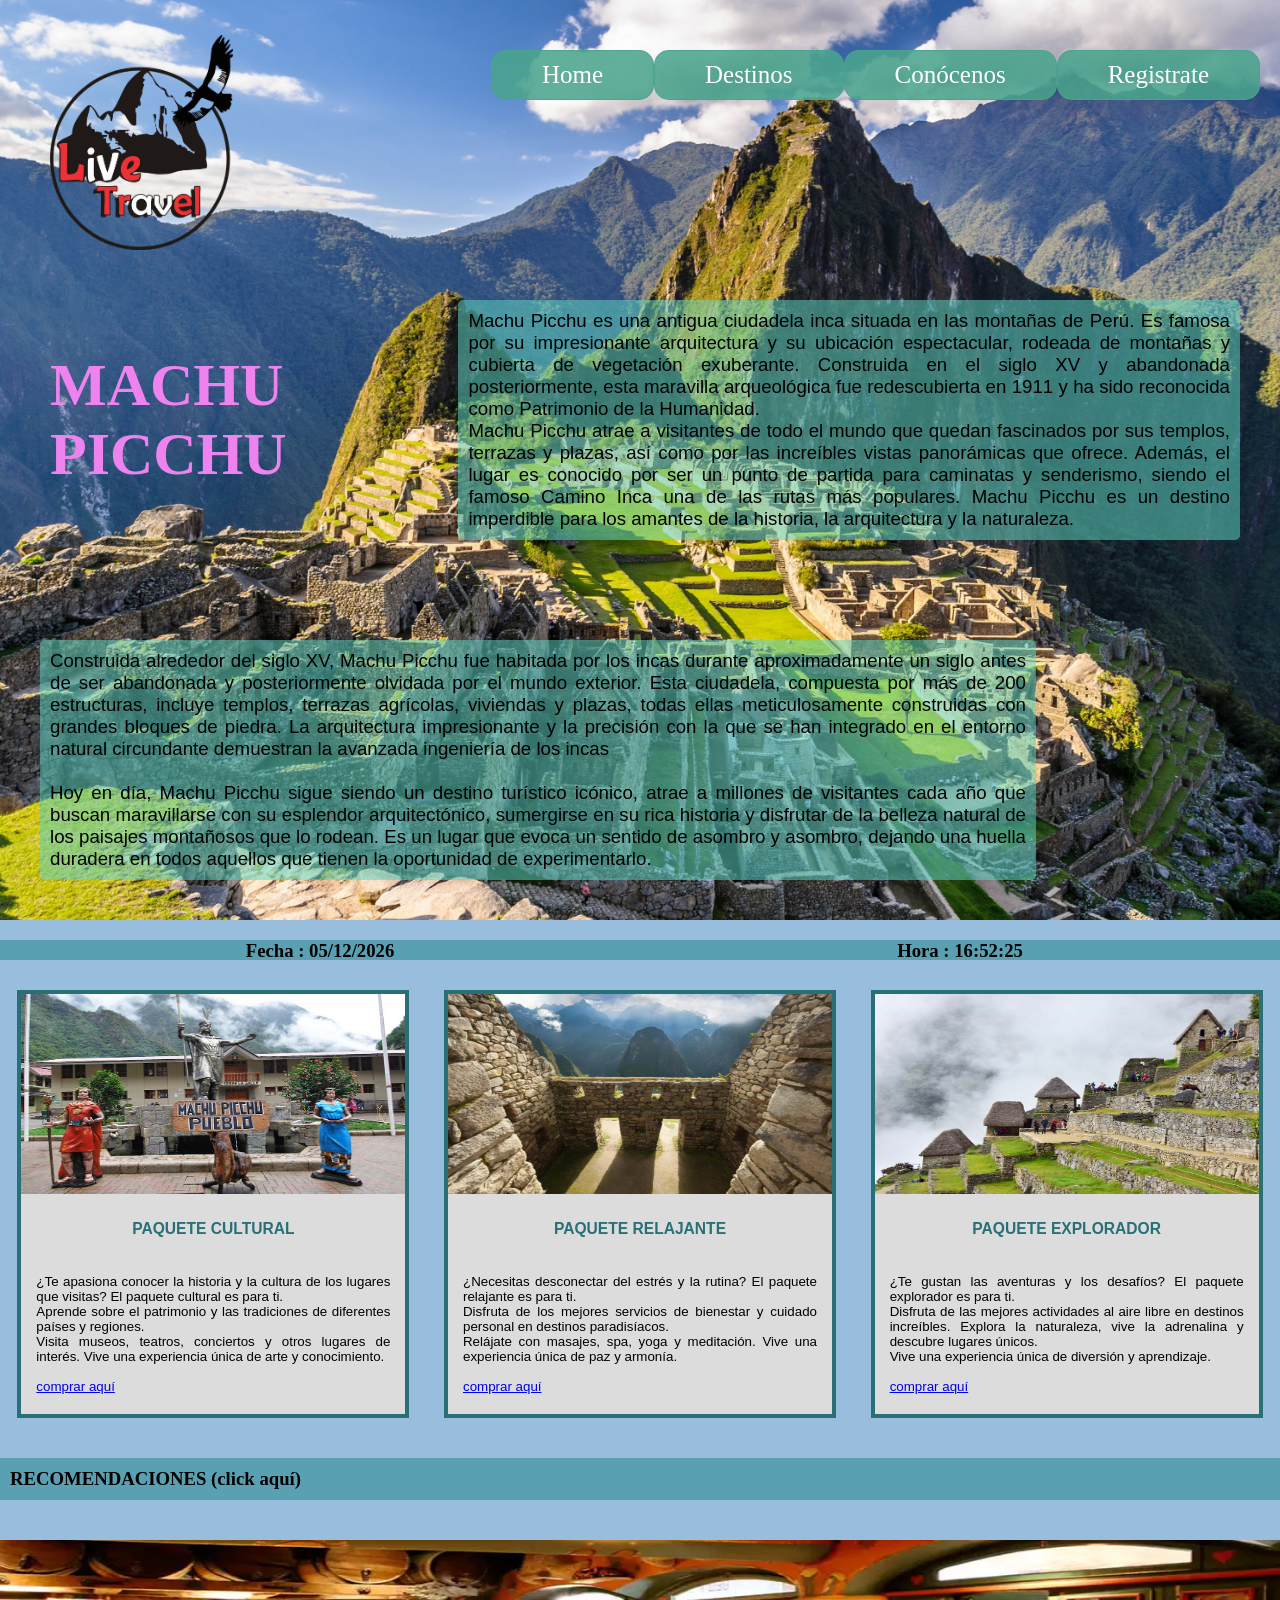
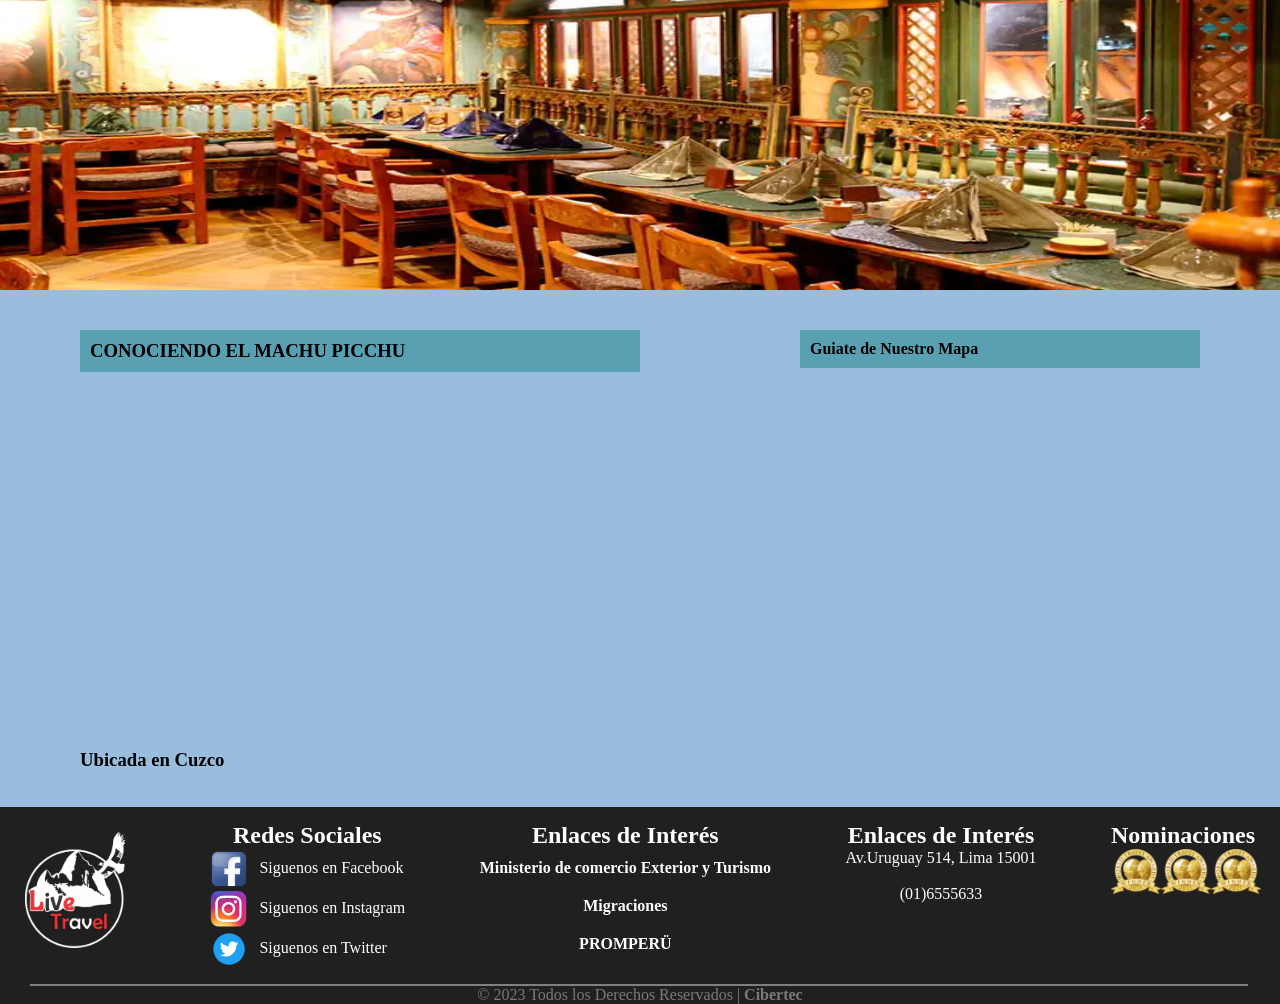
<file: paginas/Machupichu.html>
<!DOCTYPE html>
<html lang="es">
    <head>
        <meta charset="UTF-8">
        <meta http-equiv="X-UA-Compatible" content="IE=edge">
        <meta name="viewport" content="width=device-width, initial-scale=1.0">
        <title>Machu Pichu</title>
        <link rel="stylesheet" href="../css/machupicchu.css">
    </head>
    <body>
        <header>
            <section id="section-logo-nav">    
                <div class="logoHeader">
                    <img src="../imagenes/globales/Logo Live TravelPERU.jpg" alt="Imagen no encontrada">    
                </div>
                <nav id="nav-section">
                    <ul id="nav-ul" >
                        <li><a href="../index.html">Home</a></li>
                        <li><a href="">Destinos</a>
                            <ul>
                                <li><a href="../paginas/Huacapucllana.html">Huaca Pucllana</a></li>
                                <li> <a href="../paginas/CristoPacifico.html">Cristo del Pacífico</a></li>
                                <li> <a href="./Machupichu.html">Machu Picchu</a></li>
                                <li> <a href="../paginas/Montana7col.html">Montaña de los 7 colores</a></li>
                                <li> <a href="../paginas/Kuelap.html">Kuélap</a></li>
                                <li> <a href="../paginas/ParqueNacionalManu.html">Parque Nacional del Manu</a></li>     
                            </ul>
                        </li>
                        <li><a href="../paginas/Conocenos.html">Conócenos</a></li>
                        <li><a href="../paginas/Registro.html">Registrate</a></li>
                    </ul>                 
                </nav>
            </section>
            <section id="section-descripcion">
                <article class="articulo-descripcion" id="articuloTitulo">
                    <h1>MACHU PICCHU</h1>
                    <P>
                        Machu Picchu es una antigua ciudadela inca situada en las montañas de Perú. Es famosa por su impresionante arquitectura y su ubicación espectacular, rodeada de montañas y cubierta de vegetación exuberante. Construida en el siglo XV y abandonada posteriormente, esta maravilla arqueológica fue redescubierta en 1911 y ha sido reconocida como Patrimonio de la Humanidad.
                        <br>
                        Machu Picchu atrae a visitantes de todo el mundo que quedan fascinados por sus templos, terrazas y plazas, así como por las increíbles vistas panorámicas que ofrece. Además, el lugar es conocido por ser un punto de partida para caminatas y senderismo, siendo el famoso Camino Inca una de las rutas más populares. Machu Picchu es un destino imperdible para los amantes de la historia, la arquitectura y la naturaleza.
                    </p>  
                </article> 
                <article class="articulo-descripcion">
                    <p>
                        Construida alrededor del siglo XV, Machu Picchu fue habitada por los incas durante aproximadamente un siglo antes de ser abandonada y posteriormente olvidada por el mundo exterior. Esta ciudadela, compuesta por más de 200 estructuras, incluye templos, terrazas agrícolas, viviendas y plazas, todas ellas meticulosamente construidas con grandes bloques de piedra. La arquitectura impresionante y la precisión con la que se han integrado en el entorno natural circundante demuestran la avanzada ingeniería de los incas
                        <br><br>
                        Hoy en día, Machu Picchu sigue siendo un destino turístico icónico, atrae a millones de visitantes cada año que buscan maravillarse con su esplendor arquitectónico, sumergirse en su rica historia y disfrutar de la belleza natural de los paisajes montañosos que lo rodean. Es un lugar que evoca un sentido de asombro y asombro, dejando una huella duradera en todos aquellos que tienen la oportunidad de experimentarlo.
                    </p>
                </article> 
            </section>
        </header> 
        <main>
            <div id="dh">
                <h3 id="pf">Qué día es?</h3> 
                <h3 id="ph">Qué hora es?</h3>
            </div>
            <section id="section-paquetes">
                <article class="articulo-paquete">
                    <img id="img1" src="../imagenes/MachuPicchu/paqueteA1.jpg" alt="imagen no encontrada">
                    <h3><strong>PAQUETE CULTURAL</strong></h3>
                    <br><br>
                    <P class="articulo-texto">
                        ¿Te apasiona conocer la historia y la cultura de los lugares que visitas? El paquete cultural es para ti. 
                        <br>
                        Aprende sobre el patrimonio y las tradiciones de diferentes países y regiones. 
                        <br>
                        Visita museos, teatros, conciertos y otros lugares de interés. Vive una experiencia única de arte y conocimiento.
                        <br>
                        <br>
                        <a href="https://www.cuscoperu.com/es/que-hacer/cultura-y-tradicion/tours-cultural-varios-dias/">comprar aquí</a>
                    </P>
                </article>
                <article class="articulo-paquete">
                    <img id="img2" src="../imagenes/MachuPicchu/paqueteB1.jpg" alt="imagen no encontrada">
                    <h3><strong>PAQUETE RELAJANTE</strong></h3>
                    <br><br>
                    <p class="articulo-texto">
                        ¿Necesitas desconectar del estrés y la rutina? El paquete relajante es para ti. 
                        <br>
                        Disfruta de los mejores servicios de bienestar y cuidado personal en destinos paradisíacos. 
                        <br>
                        Relájate con masajes, spa, yoga y meditación. Vive una experiencia única de paz y armonía.
                        <br>
                        <br>
                        <a href="https://ofertop.pe/descuentos/bienestar-y-salud/spa-y-relajacion/1?">comprar aquí</a>
                    </p>
                </article>
                <article class="articulo-paquete">
                    <img id="img3" src="../imagenes/MachuPicchu/paqueteC1.jpg" alt="imagen no encontrada">
                    <h3>PAQUETE EXPLORADOR</h3>
                    <br><br>
                    <p class="articulo-texto">
                        ¿Te gustan las aventuras y los desafíos? El paquete explorador es para ti. 
                        <br>
                        Disfruta de las mejores actividades al aire libre en destinos increíbles. Explora la naturaleza, vive la adrenalina y descubre lugares únicos. 
                        <br>
                        Vive una experiencia única de diversión y aprendizaje.
                        <br>
                        <br>
                        <a href="https://www.despegar.com.pe/paquetes/pais/pe/paquetes-a-peru">comprar aquí</a>
                    </p>
                </article>  
            </section>
            <section class="section-recomendaciones">
                <a href="https://www.tripadvisor.com.pe/Restaurants-g294318-Machu_Picchu_Sacred_Valley_Cusco_Region.html">
                    <h3 class="h3">RECOMENDACIONES (click aquí)</h3>
                </a>
                <img id="img" src="../imagenes/MachuPicchu/banner1.jpg" alt="imagen no encontrada">
            </section>
                <!--aside para el video y mapa-->
            <aside>  
                <article>
                    <h3 class="h3"> CONOCIENDO EL MACHU PICCHU</h3>
                    <iframe width="560" height="315" src="https://www.youtube.com/embed/MRi2kmxR3jY" title="YouTube video player" frameborder="0" allow="accelerometer; autoplay; clipboard-write; encrypted-media; gyroscope; picture-in-picture; web-share" allowfullscreen></iframe>
                    <br><br>
                    <h3>Ubicada en Cuzco</h3>
                    <br><br>
                </article>
                <article>
                    <h4 class="h3"> Guiate de Nuestro Mapa</h4>
                    <iframe src="https://www.google.com/maps/embed?pb=!1m18!1m12!1m3!1d124287.48282741552!2d-72.61857502667455!3d-13.226330799999992!2m3!1f0!2f0!3f0!3m2!1i1024!2i768!4f13.1!3m3!1m2!1s0x916d9a5f89555555%3A0x3a10370ea4a01a27!2sMachu%20Picchu!5e0!3m2!1ses-419!2spe!4v1687044313175!5m2!1ses-419!2spe" width="400" height="300" style="border:0;" allowfullscreen="" loading="lazy" referrerpolicy="no-referrer-when-downgrade"></iframe>
                </article>    
            </aside>
        </main>
        <footer>
            <section>
                <article class="box-footer">
                    <div class="logo">
                        <img src="../imagenes/globales/Logo Live Travel blanco.jpg" alt="Imagen no encontrada">
                    </div> 
                </article>
                <article class="redes-sociales">
                    <h2>Redes Sociales</h2>
                    <div class="icono">
                        <a href="https://www.facebook.com/" target="_blank">
                        <img class="social" data-ar="facebook" src="../imagenes/globales/facebook.jpg" alt="Imagen no encontrada">
                    </a>
                        <p>Siguenos en Facebook</p>
                    </div>
                    <div class="icono">
                        <a href="https://www.instagram.com/" target="_blank">
                        <img class="social" data-ar="instagram" src="../imagenes/globales/instagram.jpg" alt="Imagen no encontrada">
                    </a>
                        <p>Siguenos en Instagram</p>
                    </div>
                    <div class="icono">
                        <a href="https://twitter.com/" target="_blank">
                      <img class="social" data-ar="twitter" src="../imagenes/globales/twitter.jpg" alt="Imagen no encontrada">
                    </a>
                        <p>Siguenos en Twitter</p>
                    </div>
                </article>
                <article class="box-footer">
                    <h2>Enlaces de Interés</h2>
                        <a href="https://www.gob.pe/mincetur">Ministerio de comercio Exterior y Turismo</a>
                        <a href="https://www.gob.pe/migraciones">Migraciones</a>
                        <a href="https://www.gob.pe/promperu">PROMPERÜ</a>
                </article>
                <article class="box-footer">
                    <h2>Enlaces de Interés</h2>
                    <p>Av.Uruguay 514, Lima 15001</p><br>
                    <p>(01)6555633</p>
                </article>
                <article class="box-footer">
                    <h2>Nominaciones</h2>
                    <div class="nominaciones">
                        <img src="../imagenes/globales/world travel awards.jpg" alt="">
                        <img src="../imagenes/globales/world travel awards.jpg" alt="">
                        <img src="../imagenes/globales/world travel awards.jpg" alt="">
                    </div>
                </article>  
            </section> 
            <div class="box-copyright">
                <hr>
                <p>© 2023 Todos los Derechos Reservados |
                <b>Cibertec</b> </p>
            </div>             
        </footer>
    </body>
</html>
<script src="../js/MachuPicchu.js"> </script>
<script src="../js/global.js"></script>
<script src="../js/fecha.js"></script>
<script src="../js/efectoLogo.js"></script>
</file>
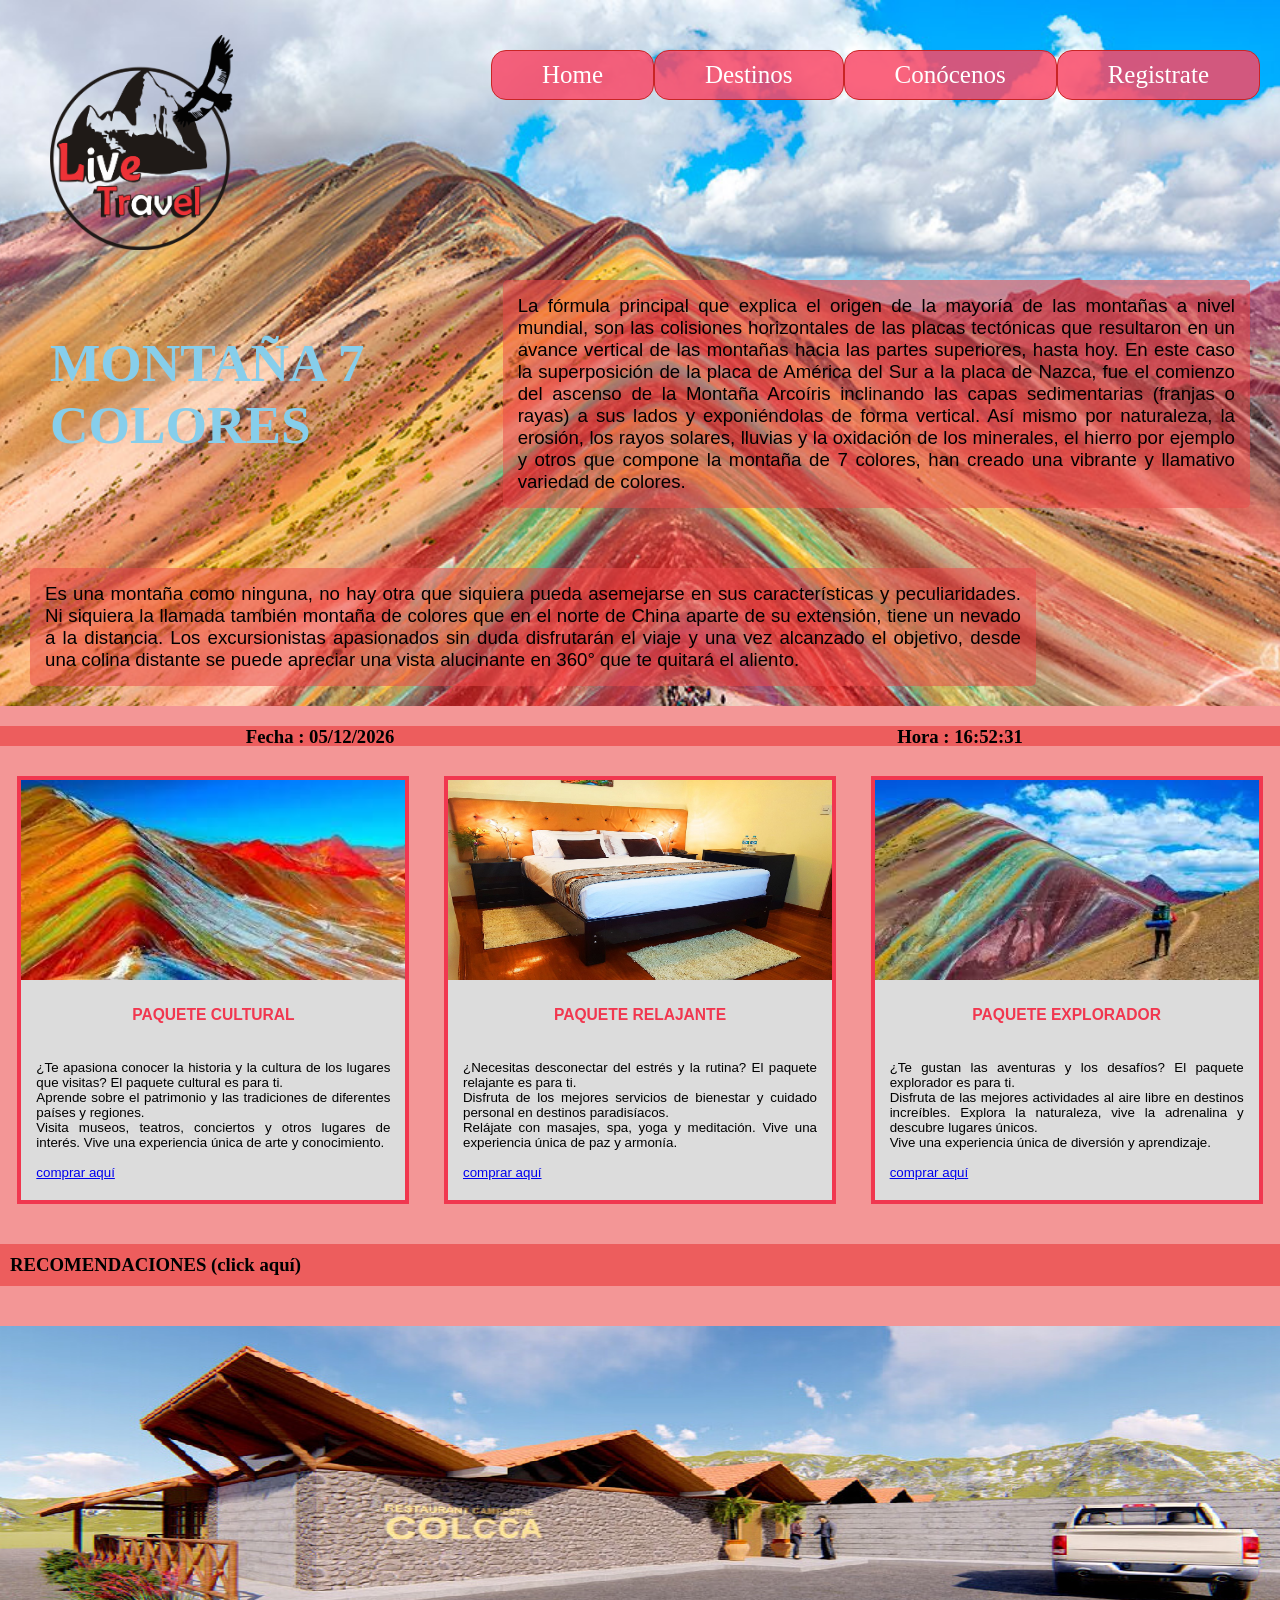
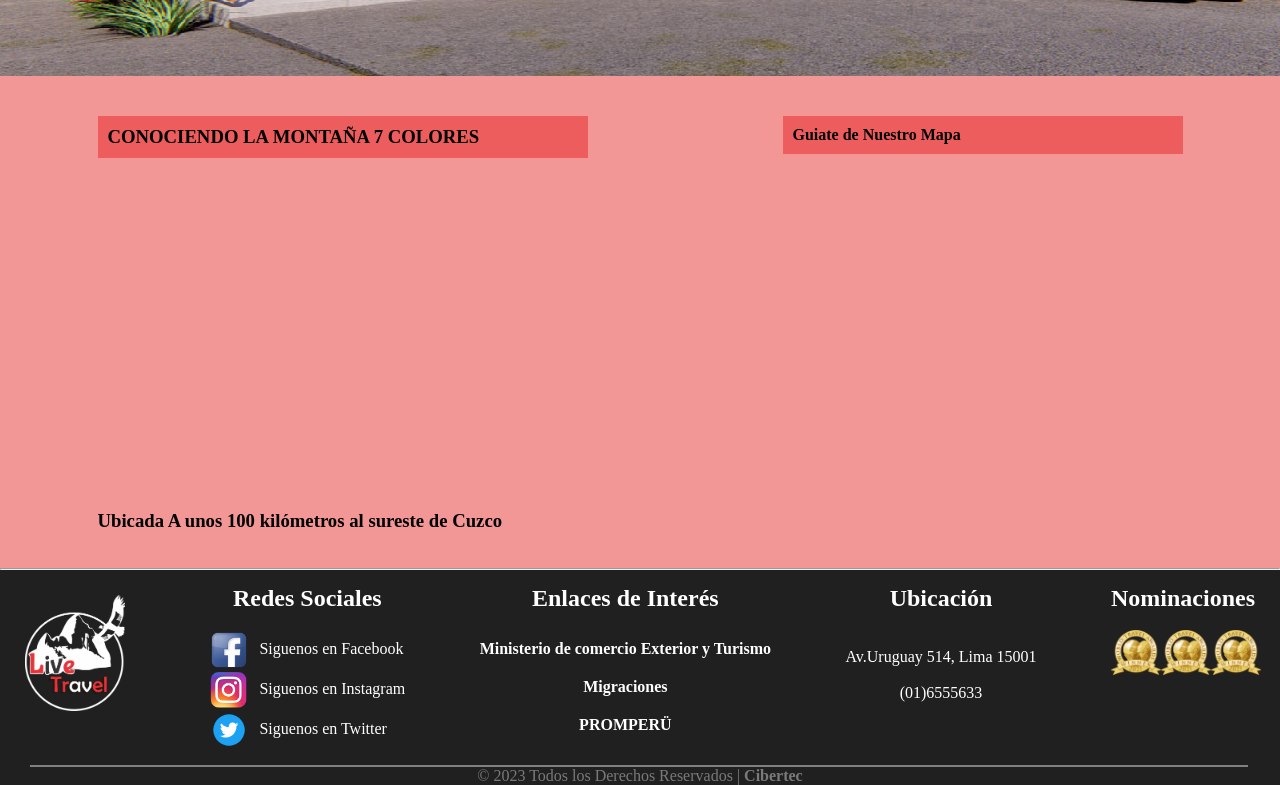
<file: paginas/Montana7col.html>
<!DOCTYPE html>
<html lang="es">
    <head>
        <meta charset="UTF-8">
        <meta http-equiv="X-UA-Compatible" content="IE=edge">
        <meta name="viewport" content="width=device-width, initial-scale=1.0">
        <title>MONTAÑA 7 COLORES</title>
        <link rel="stylesheet" href="../css/Montana7.css">
    </head>
    <body >
        <header>
            <section id="section-logo-nav">
                <div class="logoHeader">
                    <img src="../imagenes/globales/Logo Live TravelPERU.jpg" alt="Imagen no encontrada">    
                </div>   
                <nav id="nav-section">
                    <ul id="nav-ul" >
                        <li><a href="../index.html">Home</a></li>
                        <li><a href="">Destinos</a>
                            <ul>
                                <li><a href="../paginas/Huacapucllana.html">Huaca Pucllana</a></li>
                                <li> <a href="../paginas/CristoPacifico.html">Cristo del Pacífico</a></li>
                                <li> <a href="../paginas/Machupichu.html">Machu Picchu</a></li>
                                <li> <a href="../paginas/Montana7col.html">Montaña de los 7 colores</a></li>
                                <li> <a href="../paginas/Kuelap.html">Kuélap</a></li>
                                <li> <a href="../paginas/ParqueNacionalManu.html">Parque Nacional del Manu</a></li>      
                            </ul>
                        </li>
                        <li><a href="../paginas/Conocenos.html">Conócenos</a></li>
                        <li><a href="../paginas/Registro.html">Registrate</a></li>
                    </ul>    
                </nav>
            </section>
            <section id="section-descripcion">
                <article class="articulo-descripcion" id="articuloTitulo">
                    <h1><strong>MONTAÑA 7 COLORES</strong></h1>
                    <P>
                        La fórmula principal que explica el origen de la mayoría de las montañas a nivel mundial, son las colisiones horizontales de las placas tectónicas que resultaron en un avance vertical de las montañas hacia las partes superiores, hasta hoy. En este caso la superposición de la placa de América del Sur a la placa de Nazca, fue el comienzo del ascenso de la Montaña Arcoíris inclinando las capas sedimentarias (franjas o rayas) a sus lados y exponiéndolas de forma vertical. Así mismo por naturaleza, la erosión, los rayos solares, lluvias y la oxidación de los minerales, el hierro por ejemplo y otros que compone la montaña de 7 colores, han creado una vibrante y llamativo variedad de colores.
                    </P>
                </article>
                <article class="articulo-descripcion">
                    <p>
                        Es una montaña como ninguna, no hay otra que siquiera pueda asemejarse en sus características y peculiaridades. Ni siquiera la llamada también montaña de colores que en el norte de China aparte de su extensión, tiene un nevado a la distancia. Los excursionistas apasionados sin duda disfrutarán el viaje y una vez alcanzado el objetivo, desde una colina distante se puede apreciar una vista alucinante en 360° que te quitará el aliento.
                    </p>
                </article>    
            </section>     
        </header>
        <main> 
            <div id="dh">
                <h3 id="pf">Qué día es?</h3> 
                <h3 id="ph">Qué hora es?</h3>
            </div>       
            <section id="section-paquetes">
                <article class="articulo-paquete">
                    <img id="img1" src="../imagenes/Montana7colores/paqueteA1.jpg" alt="">
                    <h3><strong>PAQUETE CULTURAL</strong></h3>
                    <br><br>
                    <P class="articulo-texto">
                        ¿Te apasiona conocer la historia y la cultura de los lugares que visitas? El paquete cultural es para ti. 
                        <br>
                        Aprende sobre el patrimonio y las tradiciones de diferentes países y regiones. 
                        <br>
                        Visita museos, teatros, conciertos y otros lugares de interés. Vive una experiencia única de arte y conocimiento.
                        <br><br>
                        <a href="https://www.cuscoperu.com/es/que-hacer/cultura-y-tradicion/tours-cultural-varios-dias/">comprar aquí</a>
                    </P>
                </article>
                <article class="articulo-paquete">
                    <img id="img2" src="../imagenes/Montana7colores/paqueteA2.jpg" alt="">
                    <h3><strong>PAQUETE RELAJANTE</strong></h3>
                    <br><br>
                    <p class="articulo-texto">
                        ¿Necesitas desconectar del estrés y la rutina? El paquete relajante es para ti. 
                        <br>
                        Disfruta de los mejores servicios de bienestar y cuidado personal en destinos paradisíacos. 
                        <br>
                        Relájate con masajes, spa, yoga y meditación. Vive una experiencia única de paz y armonía.
                        <br><br>
                        <a href="https://ofertop.pe/descuentos/bienestar-y-salud/spa-y-relajacion/1?">comprar aquí</a>
                    </p>
                </article>
                <article class="articulo-paquete">
                    <img id="img3" src="../imagenes/Montana7colores/paqueteA3.jpg" alt="imagen no encontrada">
                    <h3>PAQUETE EXPLORADOR</h3>
                    <br><br>
                    <p class="articulo-texto">
                        ¿Te gustan las aventuras y los desafíos? El paquete explorador es para ti. 
                        <br>
                        Disfruta de las mejores actividades al aire libre en destinos increíbles. Explora la naturaleza, vive la adrenalina y descubre lugares únicos. 
                        <br>
                        Vive una experiencia única de diversión y aprendizaje.
                        <br><br>
                        <a href="https://www.despegar.com.pe/paquetes/pais/pe/paquetes-a-peru">comprar aquí</a>
                    </p>
                </article>
            </section>
            <section class="section-recomendaciones">
                <a href="https://www.tripadvisor.com.pe/HotelsNear-g294314-d14832514-Montana_de_Siete_Colores7-Cusco_Cusco_Region.html">
                    <h3 class="h3">RECOMENDACIONES (click aquí)</h3>
                </a>
                <img id="img" src="../imagenes/Montana7colores/banner1.jpg" alt="imagen no encontrada">
            </section>
                <!--aside para el video y mapa-->
            <aside> 
                <article>
                    <h3 class="h3"> CONOCIENDO LA MONTAÑA 7 COLORES </h3>
                    <iframe width="490" height="290" src="https://www.youtube.com/embed/2NKOCAvYoxU" title="YouTube video player" frameborder="0" allow="accelerometer; autoplay; clipboard-write; encrypted-media; gyroscope; picture-in-picture; web-share" allowfullscreen></iframe>
                    <br><br>
                    <h3>Ubicada A unos 100 kilómetros al sureste de Cuzco</h3>
                    <br><br>
                </article>
                <article>
                    <h4 class="h3"> Guiate de Nuestro Mapa</h4>
                    <iframe src="https://www.google.com/maps/embed?pb=!1m18!1m12!1m3!1d30987.85360857556!2d-71.33989913863485!3d-13.87012111716913!2m3!1f0!2f0!3f0!3m2!1i1024!2i768!4f13.1!3m3!1m2!1s0x916ee6d8f2a9511b%3A0x1999fa34ef3c2636!2sVinicunca!5e0!3m2!1ses-419!2spe!4v1686803897105!5m2!1ses-419!2spe" width="400" height="300" style="border:0;" allowfullscreen="" loading="lazy" referrerpolicy="no-referrer-when-downgrade"></iframe>
                </article>   
            </aside>
        </main>
        <hr>
        <footer>
            <section>
                <article class="box-footer">
                    <div class="logo">
                        <img src="../imagenes/globales/Logo Live Travel blanco.jpg" alt="Imagen no encontrada">
                    </div> 
                </article>
                <article class="redes-sociales">
                    <h2>Redes Sociales</h2>
                    <br>
                    <div class="icono">
                        <a href="https://www.facebook.com/" target="_blank">
                        <img class="social" data-ar="facebook" src="../imagenes/globales/facebook.jpg" alt="Imagen no encontrada">
                    </a>
                        <p>Siguenos en Facebook</p>
                    </div>
                    <div class="icono">
                        <a href="https://www.instagram.com/" target="_blank">
                        <img class="social" data-ar="instagram" src="../imagenes/globales/instagram.jpg" alt="Imagen no encontrada">
                    </a>
                        <p>Siguenos en Instagram</p>
                    </div>
                    <div class="icono">
                        <a href="https://twitter.com/" target="_blank">
                    <img class="social" data-ar="twitter" src="../imagenes/globales/twitter.jpg" alt="Imagen no encontrada">
                    </a>
                        <p>Siguenos en Twitter</p>
                    </div>
                </article>
                <article class="box-footer">
                    <h2>Enlaces de Interés</h2>
                    <br>
                        <a href="https://www.gob.pe/mincetur">Ministerio de comercio Exterior y Turismo</a>
                        <a href="https://www.gob.pe/migraciones">Migraciones</a>
                        <a href="https://www.gob.pe/promperu">PROMPERÜ</a>
                </article>
                <article class="box-footer">
                    <h2>Ubicación</h2>
                    <br><br>
                    <p>Av.Uruguay 514, Lima 15001</p><br>
                    <p>(01)6555633</p>
                </article>
                <article class="box-footer">
                    <h2>Nominaciones</h2>
                    <br>
                    <div class="nominaciones">
                        <img src="../imagenes/globales/world travel awards.jpg" alt="">
                        <img src="../imagenes/globales/world travel awards.jpg" alt="">
                        <img src="../imagenes/globales/world travel awards.jpg" alt="">
                    </div>
                </article>  
            </section> 
            <div class="box-copyright">
                <hr>
                <p>© 2023 Todos los Derechos Reservados |
                <b>Cibertec</b> </p>
            </div>             
        </footer>
    </body>
</html>
<script src="../js/Montana7colores.js"> </script>
<script src="../js/global.js"></script>
<script src="../js/fecha.js"></script>
<script src="../js/efectoLogo.js"></script>
</file>
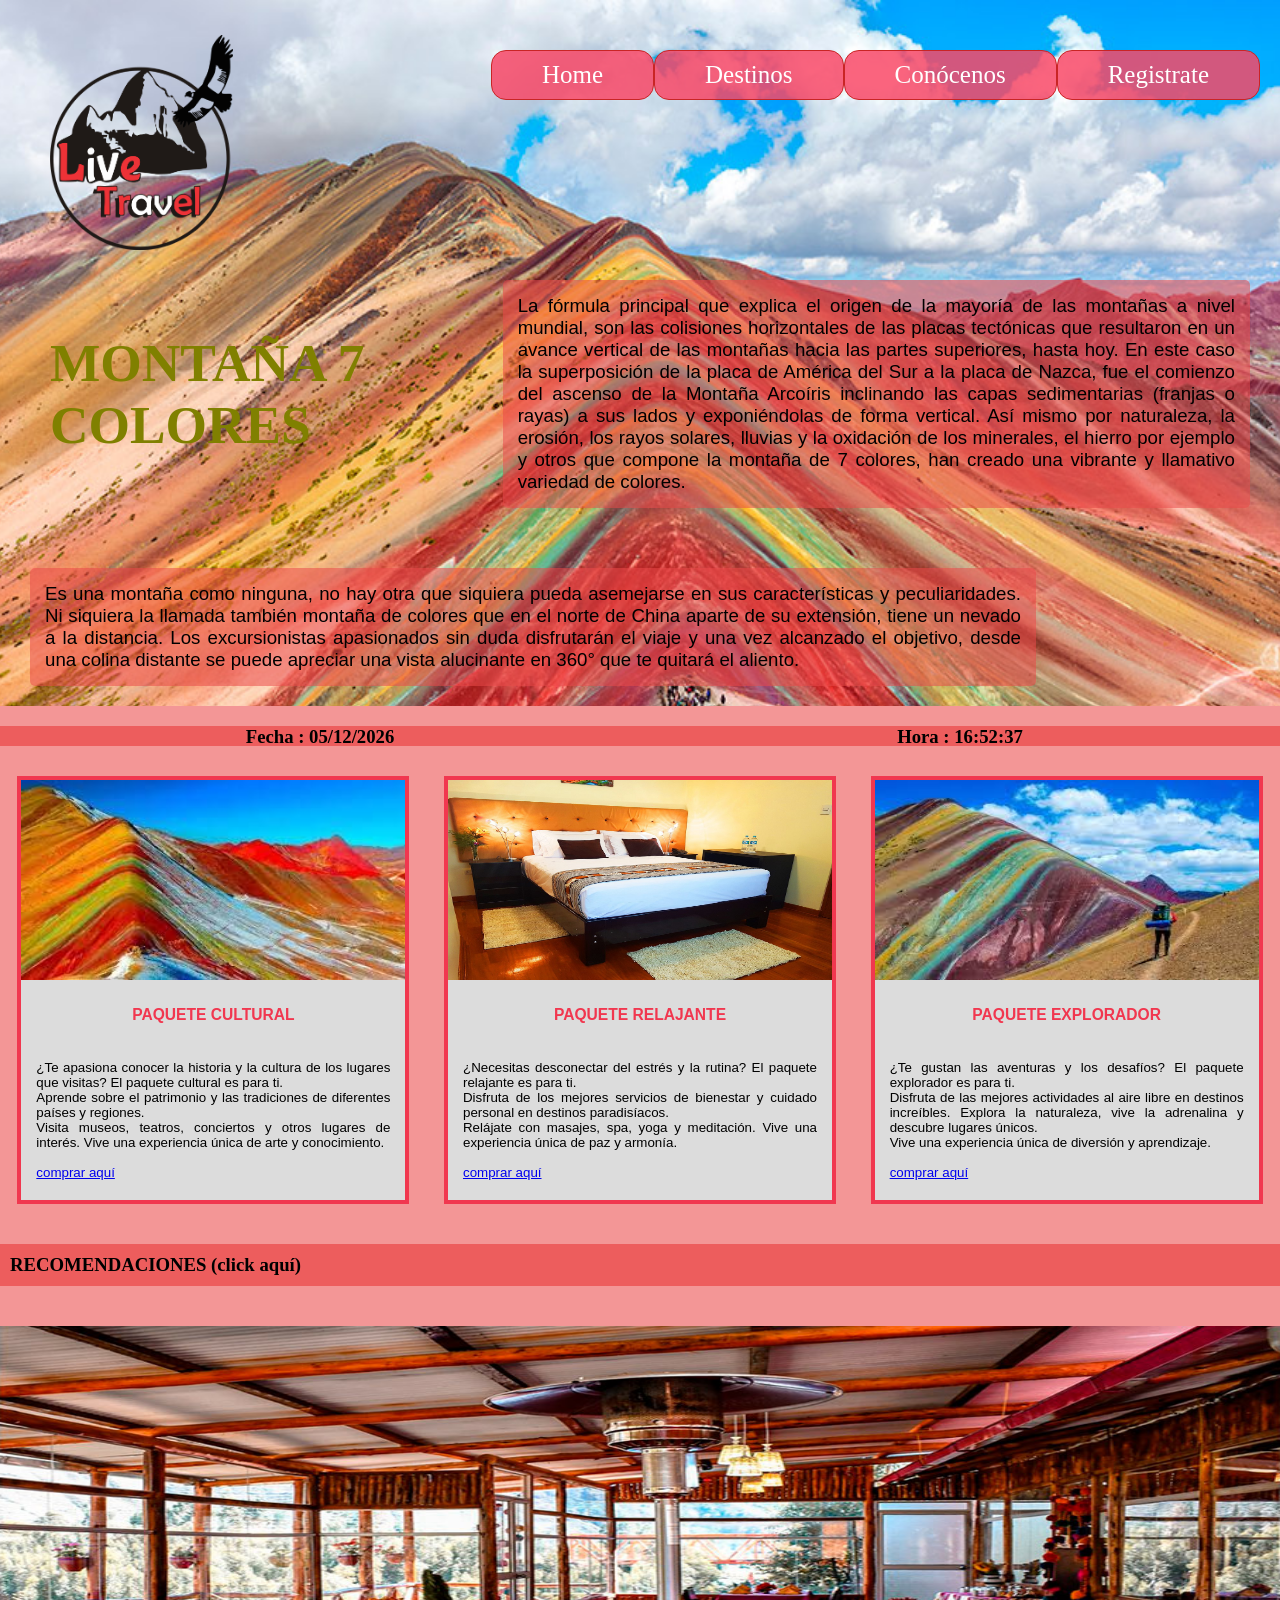
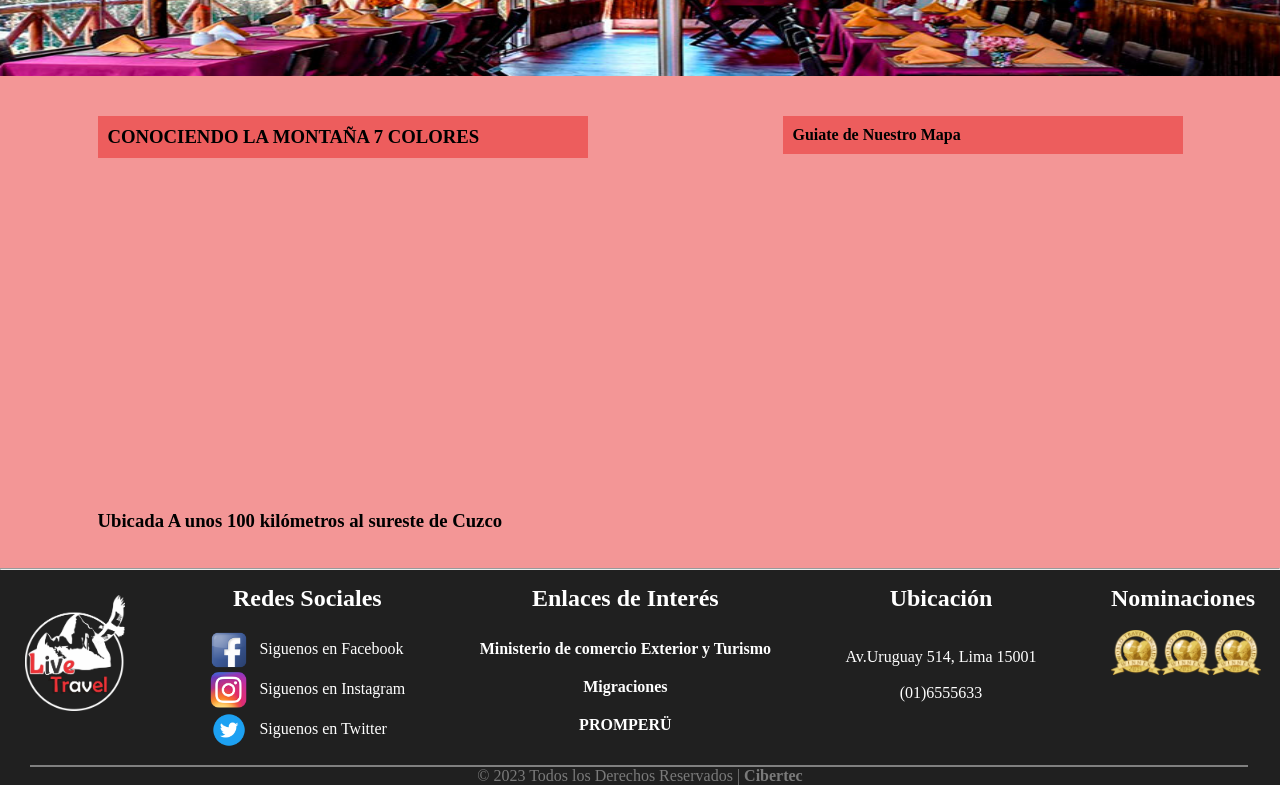
<file: paginas/Montaña7col.html>
<!DOCTYPE html>
<html lang="es">
    <head>
        <meta charset="UTF-8">
        <meta http-equiv="X-UA-Compatible" content="IE=edge">
        <meta name="viewport" content="width=device-width, initial-scale=1.0">
        <title>MONTAÑA 7 COLORES</title>
        <link rel="stylesheet" href="../css/Montaña7.css">
    </head>
    <body >
        <header>
            <section id="section-logo-nav">
                <div class="logoHeader">
                    <img src="../imagenes/globales/Logo Live TravelPERU.jpg" alt="Imagen no encontrada">    
                </div>   
                <nav id="nav-section">
                    <ul id="nav-ul" >
                        <li><a href="../index.html">Home</a></li>
                        <li><a href="">Destinos</a>
                            <ul>
                                <li><a href="../paginas/Huacapucllana.html">Huaca Pucllana</a></li>
                                <li> <a href="../paginas/CristoPacifico.html">Cristo del Pacífico</a></li>
                                <li> <a href="../paginas/Machupichu.html">Machu Picchu</a></li>
                                <li> <a href="../paginas/Montaña7col.html">Montaña de los 7 colores</a></li>
                                <li> <a href="../paginas/Kuelap.html">Kuélap</a></li>
                                <li> <a href="../paginas/ParqueNacionalManu.html">Parque Nacional del Manu</a></li>      
                            </ul>
                        </li>
                        <li><a href="../paginas/Conocenos.html">Conócenos</a></li>
                        <li><a href="../paginas/Registro.html">Registrate</a></li>
                    </ul>    
                </nav>
            </section>
            <section id="section-descripcion">
                <article class="articulo-descripcion" id="articuloTitulo">
                    <h1><strong>MONTAÑA 7 COLORES</strong></h1>
                    <P>
                        La fórmula principal que explica el origen de la mayoría de las montañas a nivel mundial, son las colisiones horizontales de las placas tectónicas que resultaron en un avance vertical de las montañas hacia las partes superiores, hasta hoy. En este caso la superposición de la placa de América del Sur a la placa de Nazca, fue el comienzo del ascenso de la Montaña Arcoíris inclinando las capas sedimentarias (franjas o rayas) a sus lados y exponiéndolas de forma vertical. Así mismo por naturaleza, la erosión, los rayos solares, lluvias y la oxidación de los minerales, el hierro por ejemplo y otros que compone la montaña de 7 colores, han creado una vibrante y llamativo variedad de colores.
                    </P>
                </article>
                <article class="articulo-descripcion">
                    <p>
                        Es una montaña como ninguna, no hay otra que siquiera pueda asemejarse en sus características y peculiaridades. Ni siquiera la llamada también montaña de colores que en el norte de China aparte de su extensión, tiene un nevado a la distancia. Los excursionistas apasionados sin duda disfrutarán el viaje y una vez alcanzado el objetivo, desde una colina distante se puede apreciar una vista alucinante en 360° que te quitará el aliento.
                    </p>
                </article>    
            </section>     
        </header>
        <main> 
            <div id="dh">
                <h3 id="pf">Qué día es?</h3> 
                <h3 id="ph">Qué hora es?</h3>
            </div>       
            <section id="section-paquetes">
                <article class="articulo-paquete">
                    <img id="img1" src="../imagenes/Montaña7colores/paqueteA1.jpg" alt="">
                    <h3><strong>PAQUETE CULTURAL</strong></h3>
                    <br><br>
                    <P class="articulo-texto">
                        ¿Te apasiona conocer la historia y la cultura de los lugares que visitas? El paquete cultural es para ti. 
                        <br>
                        Aprende sobre el patrimonio y las tradiciones de diferentes países y regiones. 
                        <br>
                        Visita museos, teatros, conciertos y otros lugares de interés. Vive una experiencia única de arte y conocimiento.
                        <br><br>
                        <a href="https://www.cuscoperu.com/es/que-hacer/cultura-y-tradicion/tours-cultural-varios-dias/">comprar aquí</a>
                    </P>
                </article>
                <article class="articulo-paquete">
                    <img id="img2" src="../imagenes/Montaña7colores/paqueteA2.jpg" alt="">
                    <h3><strong>PAQUETE RELAJANTE</strong></h3>
                    <br><br>
                    <p class="articulo-texto">
                        ¿Necesitas desconectar del estrés y la rutina? El paquete relajante es para ti. 
                        <br>
                        Disfruta de los mejores servicios de bienestar y cuidado personal en destinos paradisíacos. 
                        <br>
                        Relájate con masajes, spa, yoga y meditación. Vive una experiencia única de paz y armonía.
                        <br><br>
                        <a href="https://ofertop.pe/descuentos/bienestar-y-salud/spa-y-relajacion/1?">comprar aquí</a>
                    </p>
                </article>
                <article class="articulo-paquete">
                    <img id="img3" src="../imagenes/Montaña7colores/paqueteA3.jpg" alt="imagen no encontrada">
                    <h3>PAQUETE EXPLORADOR</h3>
                    <br><br>
                    <p class="articulo-texto">
                        ¿Te gustan las aventuras y los desafíos? El paquete explorador es para ti. 
                        <br>
                        Disfruta de las mejores actividades al aire libre en destinos increíbles. Explora la naturaleza, vive la adrenalina y descubre lugares únicos. 
                        <br>
                        Vive una experiencia única de diversión y aprendizaje.
                        <br><br>
                        <a href="https://www.despegar.com.pe/paquetes/pais/pe/paquetes-a-peru">comprar aquí</a>
                    </p>
                </article>
            </section>
            <section class="section-recomendaciones">
                <a href="https://www.tripadvisor.com.pe/HotelsNear-g294314-d14832514-Montana_de_Siete_Colores7-Cusco_Cusco_Region.html">
                    <h3 class="h3">RECOMENDACIONES (click aquí)</h3>
                </a>
                <img id="img" src="../imagenes/Montaña7colores/banner1.jpg" alt="imagen no encontrada">
            </section>
                <!--aside para el video y mapa-->
            <aside> 
                <article>
                    <h3 class="h3"> CONOCIENDO LA MONTAÑA 7 COLORES </h3>
                    <iframe width="490" height="290" src="https://www.youtube.com/embed/2NKOCAvYoxU" title="YouTube video player" frameborder="0" allow="accelerometer; autoplay; clipboard-write; encrypted-media; gyroscope; picture-in-picture; web-share" allowfullscreen></iframe>
                    <br><br>
                    <h3>Ubicada A unos 100 kilómetros al sureste de Cuzco</h3>
                    <br><br>
                </article>
                <article>
                    <h4 class="h3"> Guiate de Nuestro Mapa</h4>
                    <iframe src="https://www.google.com/maps/embed?pb=!1m18!1m12!1m3!1d30987.85360857556!2d-71.33989913863485!3d-13.87012111716913!2m3!1f0!2f0!3f0!3m2!1i1024!2i768!4f13.1!3m3!1m2!1s0x916ee6d8f2a9511b%3A0x1999fa34ef3c2636!2sVinicunca!5e0!3m2!1ses-419!2spe!4v1686803897105!5m2!1ses-419!2spe" width="400" height="300" style="border:0;" allowfullscreen="" loading="lazy" referrerpolicy="no-referrer-when-downgrade"></iframe>
                </article>   
            </aside>
        </main>
        <hr>
        <footer>
            <section>
                <article class="box-footer">
                    <div class="logo">
                        <img src="../imagenes/globales/Logo Live Travel blanco.jpg" alt="Imagen no encontrada">
                    </div> 
                </article>
                <article class="redes-sociales">
                    <h2>Redes Sociales</h2>
                    <br>
                    <div class="icono">
                        <a href="https://www.facebook.com/" target="_blank">
                        <img class="social" data-ar="facebook" src="../imagenes/globales/facebook.jpg" alt="Imagen no encontrada">
                    </a>
                        <p>Siguenos en Facebook</p>
                    </div>
                    <div class="icono">
                        <a href="https://www.instagram.com/" target="_blank">
                        <img class="social" data-ar="instagram" src="../imagenes/globales/instagram.jpg" alt="Imagen no encontrada">
                    </a>
                        <p>Siguenos en Instagram</p>
                    </div>
                    <div class="icono">
                        <a href="https://twitter.com/" target="_blank">
                    <img class="social" data-ar="twitter" src="../imagenes/globales/twitter.jpg" alt="Imagen no encontrada">
                    </a>
                        <p>Siguenos en Twitter</p>
                    </div>
                </article>
                <article class="box-footer">
                    <h2>Enlaces de Interés</h2>
                    <br>
                        <a href="https://www.gob.pe/mincetur">Ministerio de comercio Exterior y Turismo</a>
                        <a href="https://www.gob.pe/migraciones">Migraciones</a>
                        <a href="https://www.gob.pe/promperu">PROMPERÜ</a>
                </article>
                <article class="box-footer">
                    <h2>Ubicación</h2>
                    <br><br>
                    <p>Av.Uruguay 514, Lima 15001</p><br>
                    <p>(01)6555633</p>
                </article>
                <article class="box-footer">
                    <h2>Nominaciones</h2>
                    <br>
                    <div class="nominaciones">
                        <img src="../imagenes/globales/world travel awards.jpg" alt="">
                        <img src="../imagenes/globales/world travel awards.jpg" alt="">
                        <img src="../imagenes/globales/world travel awards.jpg" alt="">
                    </div>
                </article>  
            </section> 
            <div class="box-copyright">
                <hr>
                <p>© 2023 Todos los Derechos Reservados |
                <b>Cibertec</b> </p>
            </div>             
        </footer>
    </body>
</html>
<script src="../js/Montaña7colores.js"> </script>
<script src="../js/global.js"></script>
<script src="../js/fecha.js"></script>
<script src="../js/efectoLogo.js"></script>
</file>
<file: css/index.css>
body{
    background-color: rgb(209, 162, 162);
}
ul, ol{
    list-style: none;
}
* {
    padding: 0px;;
    margin: 0px;
}
/* <header> */
    header{
        width: 100%;
        height: 600px;
        background-image: url("../imagenes/index/fondoindex.jpg");
        background-position: center;
        background-attachment: fixed;
        background-size: cover;
        background-repeat: no-repeat;
        display: flex;
        flex-direction: column;
        justify-content: space-between;
    }
    #section-logo-nav{
        height: auto;
        width: 100%;
        display: flex;
        justify-content: space-between;
    }
    /* <logo> */
        .logoHeader{
            width: 15%;
            height: auto;
            margin-left: 50px;
            margin-top: 35px;
        }
        .logoHeader img{
            width: 100%;
            height: 100%;
        }
    /* </logo> */

    /* <nav> */
        #nav-section{
            width: calc(100% - 200px);
            margin-top: 50px;    
            margin-right: 20px;
            display: flex;
            justify-content: flex-end;
            font-family:'Times New Roman', Times, serif;
            font-size: 25px;
        }
        #nav-ul{
            display: flex;
        }
        #nav-ul li a{
            background-color:rgba(197, 73, 54, 0.793);
            border: 1px solid rgba(197, 73, 54, 0.793) ;
            border-radius: 15px;
            color: #ffffff;
            text-decoration: none;
            padding: 10px 50px;
            display: block;
        }
        #nav-ul li a:hover{
            background-color:rgba(175, 87, 87, 0.528);
        }
        #nav-ul>li {
            float: left;
        }
        #nav-ul li ul{
            display: none;
            position: absolute;
            min-width: 140px;
        }
        #nav-ul li:hover>ul{
            display: block;
        }
    /* </nav> */


    /* <registro> */
        #section-aside{
            display: flex;
            justify-content: right;
            padding-bottom: 50px;
            padding-right: 60px;
        }
        #login{
            display: block;
            margin-right: 20px;
            margin-left: auto;
            margin-bottom: 20px;
            width: 200px;
            height: auto;
            text-align: right;
            padding: 10px;
            background-color: rgba(197, 73, 54, 0.793);
            border-radius: 15px;
        }
        #login h1{
            text-align: center;
            margin-top: 10px;
            font-size: 30px;
            margin-bottom: 5px;
        }
        .inputs-generales{
            display: flex;
            flex-direction: column;
            align-items: center;
        }
        .inputFor{
            margin-top: 10px;
            width: 100%;
            background-color: rgba(197, 73, 54, 0.793);
            border-radius: 8px;
            color: white;
        }
        .input-button input{  
            padding: 10px 40px;
            margin-top: 10px;
            font-size: 15px;
            width: 100%;
            background-color: rgba(197, 73, 54, 0.793);
            border-radius: 8px;
            color: white;
        }
        .h4For{
            text-align: left;
        }
    /* <registro> */

/* </header> */

/* <main> */
    main{
        height: auto;
        padding-bottom: 30px;
    }
    #carrucel img{
        width: 100%;
        height: 500px;
        display: block;
        align-items: center;
        background-size: cover;
    }
    .titulo{ 
        background-color: rgba(159, 62, 61, 0.677);
        padding: 20px;
        margin-top: 30px;
        margin-bottom: 20px;
        text-align: center;
        font-size: 40px;
    }
    #section-destinos{
        display: flex; 
        flex-direction: row;
        justify-content: space-around;
    }
    .articulo-destino{ 
        background-color: antiquewhite;
        border-radius: 15px;
        padding: 20px;
        padding-bottom: 5px;
        display: flex;
        flex-direction: column;
        justify-content: space-between;
        text-align: justify;
        width: 28%; 
    }
    .articulo-destino h3{
        text-align: center;
        margin: 10px;
        font-size: 28px;
    }
    .articulo-destino img{ 
        width: auto; 
        height: 180px; 
        object-fit: cover;
        margin-bottom: 15px;
    }
    
/* </main> */

   
/* <footer> */
    footer{
        margin-bottom: 0px;
        margin-top: auto;
        background: #202020;
        color: white;
        width: 100%;
    }
    footer section{
        display: flex;
        margin-right: 10px;
        justify-content: center;
        justify-content: space-between;
    }
    .box-footer{
        display: flex;
        flex-direction: column;
        text-align: center;
        padding: 15px;
    }
    .box-footer p{
        margin: 0px;
    }
    .box-footer a{
        margin-top: 10px;
        margin-bottom: 10px;
        color: #ffffff;
        font-weight: 600;
        text-decoration: none;
    }
    .box-footer a:hover{
        opacity: 0.8;
    }
    .redes-sociales{
        display: flex;
        flex-direction: column;
        text-align: center;
        padding: 15px;
    }
    .nominaciones{
        display: flex;
        width: 50px;
    }
    .nominaciones img{
        width: 100%;
    }
    .icono{
        display: flex;
        height: 40px;
    }
    .icono p{
        margin: 0px;
        margin-left: 10px;
        margin-top: 10px;
    }
    .icono img{
        width: 40px;
    }
    .logo{
        width: 100px;
        margin: 10px;
        display: block;
        margin-top: 10px;
        margin-bottom: auto;
    }
    .logo img{
        width: 100%;
    }
    .box-copyright{
        color: #7a7a7a;
        text-align: center;
    }
    .box-copyright hr{
        margin: 0px 0px 0px 30px;
        border: 1px solid gray;
        justify-content: center;
        width: 95%;
    }
/* </footer> */


/* <vercion-modificada> */
@media (max-width: 915px) {

    #section-logo-nav{
        flex-direction: column;
    }
    .logoHeader{
        width: 100px;
        margin-left: 20px;
        margin-top: 15px;
    }
    #nav-section{      
        justify-content: center;
        width: 100%;
        margin-top: 10px;    
        margin-right: 0px;
    }
    #nav-ul{
        width: 100%;
        justify-content: center;
    }
    #nav-ul li a{
        padding: 10px 35px;
    }
}
@media (min-width: 915px) and (max-width: 999px) {

    #section-logo-nav{
        flex-direction: row;
    }
    .logoHeader{
        width: 100px;
        margin-left: 20px;
        margin-top: 15px;
    }
    #nav-section{
        width: calc(100% - 200px);
        margin-top: 50px;    
        margin-right: 20px;
        justify-content: flex-end;
    }
    #nav-ul li a{
        padding: 10px 50px;
    }
}
/* <vercion-inicial> */
@media (min-width: 999px) {

    #section-logo-nav{
        flex-direction: row;
    }
    .logoHeader{
        width: 15%;
        margin-left: 50px;
        margin-top: 35px;
    }
    #nav-section{
        width: calc(100% - 200px);
        margin-top: 50px;    
        margin-right: 20px;
        justify-content: flex-end;
    }
    #nav-ul li a{
        padding: 10px 50px;
    }
}
</file>
<file: css/conocenos.css>
body{
    background-color:papayawhip;
    height: auto;
}
ul, ol{
    list-style: none;
}
* {
    padding: 0px;;
    margin: 0px;
}
/* <header> */
    header{
        width: 100%;
        background-image: url("../imagenes/conocenos/conocenos.jpg");
        background-position: center;
        background-attachment: fixed;
        background-size: cover;
        background-repeat: no-repeat;
        height: 850px;
    }
    #section-logo-nav{
        display: flex;
        justify-content: space-between;
        height: auto;
    }
    /* <logo> */
        .logoHeader{
            width: 15%;
            height: auto;
            margin-left: 50px;
            margin-top: 35px;
        }
        .logoHeader img{
            width: 100%;
            height: 100%;
        }
    /* <logo> */

    /* <nav> */
        #nav-section{
            width: calc(100% - 200px);
            margin-top: 50px;    
            margin-right: 20px;
            display: flex;
            justify-content: flex-end;
            font-family:'Times New Roman', Times, serif;
            font-size: 25px;
        }
        #nav-ul{
            display: flex;
        }
        #nav-ul li a{
            background-color:rgba(113, 149, 154, 0.823);
            border: 1px solid rgba(113, 149, 154, 0.823) ;
            border-radius: 15px;
            color:white;
            text-decoration: none;
            padding: 10px 50px;
            display: block;
        }
        #nav-ul li a:hover{
            background-color:rgba(5, 5, 54, 0.6);
        }
        #nav-ul>li {
            float: left;
        }
        #nav-ul li ul{
            display: none;
            position: absolute;
            min-width: 140px;
        }
        #nav-ul li:hover>ul{
            display: block;
        }
    /* </nav> */
    
/* </header> */


/* <main> */
    #titulo {
        text-align: center;
        margin: 50px 0;
    }
    #subtitulo {
        font-size: 32px;
        text-align: center;
        margin: 50px 0;
    }
    .nosotros-nombre {
        font-weight: normal;
        text-align: center;
    }
    #section-nosotros {
        display: flex;
        justify-content: space-around;
        margin: 72px 0;
    }
    #section-nosotros picture {
        display: flex;
        flex-direction: column;
        align-items: center;
    }    
    .imgRounded {
        width: 220px;
        height: 220px;
        border-radius: 10%;
        object-fit: cover;
    }    
    #section-descripcion {
        display: flex;
        flex-direction: column;
        align-items: center;
        width: 45%;
        margin: 60px auto;
    }
    #section-descripcion p {
        text-align: center;
        margin: 0 0 20px 0;
        font-size:20px;
    }    
    #section-contprofesionales {
        margin: 10%;
        margin-top: 05%;
        font-size: 18px;
        font-family: Arial, Helvetica, sans-serif;
        text-align: center;
    }
/* </main> */



/* <footer> */
    footer{
        margin-bottom: 0px;
        margin-top: auto;
        background: #202020;
        color: white;
        width: 100%;
    }
    footer section{
        display: flex;
        margin-right: 10px;
        justify-content: center;
        justify-content: space-between;
    }
    .box-footer{
        display: flex;
        flex-direction: column;
        text-align: center;
        padding: 15px;
    }
    .box-footer p{
        margin: 0px;
    }
    .box-footer a{
        margin-top: 10px;
        margin-bottom: 10px;
        color: #ffffff;
        font-weight: 600;
        text-decoration: none;
    }
    .box-footer a:hover{
        opacity: 0.8;
    }
    .redes-sociales{
        display: flex;
        flex-direction: column;
        text-align: center;
        padding: 15px;
    }
    .nominaciones{
        display: flex;
        width: 50px;
    }
    .nominaciones img{
        width: 100%;
    }
    .icono{
        display: flex;
        height: 40px;
    }
    .icono p{
        margin: 0px;
        margin-left: 10px;
        margin-top: 10px;
    }
    .icono img{
        width: 40px;
    }
    .logo{
        width: 100px;
        margin: 10px;
        display: block;
        margin-top: 10px;
        margin-bottom: auto;
    }
    .logo img{
        width: 100%;
    }
    .box-copyright{
        color: #7a7a7a;
        text-align: center;
    }
    .box-copyright hr{
        margin: 0px 0px 0px 30px;
        border: 1px solid gray;
        justify-content: center;
        width: 95%;
    }
/* </footer> */

/*  RELOJ   */

.bottom-header{
    display: flex;
    justify-content: space-between;
    margin-top: 200px;
}
.clean{
    height: auto;
    width: auto;
}

.clock{
    width: 300px;
    height: 300px;
    position: relative;
    border-radius: 50%;
    display: flex;
    justify-content: center;
    align-items: center;
    background: radial-gradient(circle, #05263c, #000d1a);
    z-index: 1;
    margin-right: 30px;
    margin-bottom: 30px;
}

.clock::before{
    content:"";
    width: 325px;
    height: 325px;
    position: absolute;
    border-radius: 50%;
    background: linear-gradient(to right, #19ad19,#370e97);
    box-shadow:  0 0 15px 15px rgba(0,0,0,0.2);
    z-index: 0;
}
.number{
    transform: rotate(calc(30deg * var(--n)));
    position: absolute;
    text-align: center;
    inset: 10px;
    font-size: 20px;
    color: #28d6f5;
    text-shadow:  0 0 12px #ee00ff;
} 
.number b{
    transform: rotate(calc(-30deg * var(--n)));
    display: inline-block;
}

.center-dot{
    position: absolute;
    width: 25px;
    height: 25px;
    background-color: #19ad19;
    border: 6px solid #ee00ff;
    border-radius: 50%;
}
.hour-hand, .minute-hand, .second-hand{
    --rotate:0;
    position: absolute;
    left: 50%;
    bottom: 50%;
    transform: translate(-50%) rotate(calc(var(--rotate)*1deg));
    transform-origin: bottom;
    border-radius: 30px 30px 0 0;
}

.hour-hand{
    width: 12px;
    height: 70px;
    
    background: linear-gradient(#00d9ff, #ee00ff);
}

.minute-hand{
    width: 9px;
    height: 90px;
    background: linear-gradient(#00d9ff, #ee00ff);
}

.second-hand{
    width: 6px;
    height: 130px;
    background: linear-gradient(#00d9ff, #ee00ff);
}

/* <vercion-modificada> */
@media (max-width: 915px) {

    #section-logo-nav{
        flex-direction: column;
    }
    .logoHeader{
        width: 100px;
        margin-left: 20px;
        margin-top: 15px;
    }
    #nav-section{      
        justify-content: center;
        width: 100%;
        margin-top: 10px;    
        margin-right: 0px;
    }
    #nav-ul{
        width: 100%;
        justify-content: center;
    }
    #nav-ul li a{
        padding: 10px 35px;
    }
}
@media (min-width: 915px) and (max-width: 999px) {

    #section-logo-nav{
        flex-direction: row;
    }
    .logoHeader{
        width: 100px;
        margin-left: 20px;
        margin-top: 15px;
    }
    #nav-section{
        width: calc(100% - 200px);
        margin-top: 50px;    
        margin-right: 20px;
        justify-content: flex-end;
    }
    #nav-ul li a{
        padding: 10px 50px;
    }
}
/* <vercion-inicial> */
@media (min-width: 999px) {

    #section-logo-nav{
        flex-direction: row;
    }
    .logoHeader{
        width: 15%;
        margin-left: 50px;
        margin-top: 35px;
    }
    #nav-section{
        width: calc(100% - 200px);
        margin-top: 50px;    
        margin-right: 20px;
        justify-content: flex-end;
    }
    #nav-ul li a{
        padding: 10px 50px;
    }
}
</file>
<file: css/cristopacifico.css>
*{
    margin: 0px;
}
ul, ol{
    list-style: none;
}
body{
    background-color: rgb(153, 189, 221);
}

/* <header> */
    header{
        width: 100%;
        background-image: url("../imagenes/CristodelPacifico/cristopacifico.jpg");
        background-position: center;
        background-attachment: fixed;
        background-repeat: no-repeat;
        background-size: cover;
        height: auto;
        display: flex;
        flex-direction: column;
        justify-content: space-between
    }
    #section-logo-nav{
        display: flex;
        justify-content: space-between;
        height: auto;
    }
    /* <logo> */
        .logoHeader{
            width: 15%;
            height: auto;
            margin-left: 50px;
            margin-top: 35px;
        }
        .logoHeader img{
            width: 100%;
            height: 100%;

        }
    /* <logo> */

    /* <nav> */
        #nav-section{
             width: calc(100% - 200px);
            margin-top: 50px;    
            margin-right: 20px;
            display: flex;
            justify-content: flex-end;
            font-family:'Times New Roman', Times, serif;
            font-size: 25px;
        }
        #nav-ul{
            display: flex;
        }
        #nav-ul li a{
            background-color:rgba(74, 164, 141, 0.861);
            border: 1px solid rgba(74, 164, 141, 0.861);
            border-radius: 15px;
            color:white;
            text-decoration: none;
            padding: 10px 50px;
            display: block;
        }
        #nav-ul li a:hover{
            background-color:rgba(67, 117, 151, 0.45);
        }
        #nav-ul>li {
            float: left;
        }
        #nav-ul li ul{
            display: none;
            position: absolute;
            min-width: 140px;
        }
        #nav-ul li:hover>ul{
            display: block;
        }
    /* </nav> */

    /* <descripcion> */
        #section-descripcion{
            display: flex;
            flex-direction: column;
            justify-content: space-between;
            margin-bottom: 10px;
        }
        #articuloTitulo{
            display: flex;
            flex-direction: row;
            justify-content: space-around;
            align-items: center;
            margin-bottom: 50px;
            margin-top: 30px;
        }
        .articulo-descripcion{
            margin: 10px;
            padding-left: 20px;
            padding-right: 20px;
        }
        .articulo-descripcion h1{
            font-size: 40pt;
            padding: 20px;
            font-family:Georgia, 'Times New Roman', Times, serif;
            color: black;
        }
        .articulo-descripcion p{
            width: 80%;
            padding: 15px;
            background-color: rgba(95, 214, 198, 0.516) ;
            font-family: Arial;
            border-radius: 5px;
            text-align: justify;
            font-size: 14pt;       
        }
    /* </descripcion> */

/* </header> */


/* <main> */
    main{
        display: flex;
        flex-direction: column;
    }
    /* <paquetes> */
        #section-paquetes{
            width: 100%;
            display: flex;
            margin-top: 30px;
            text-align: center;
            justify-content: space-around;
        }
        .articulo-paquete{
            display: flex;
            flex-direction: column;
            justify-content: space-between;
            background-color: gainsboro; 
            font-size: 10pt;
            font-family: Arial, Helvetica, sans-serif;
            text-align: center;
            border: 4px solid rgb(40, 112, 118);
            width: 30%;
        }
        .articulo-paquete h3{
            padding: 6px;
            color: rgb(40, 112, 118);
            margin-top: 20px;
        
        }
        .articulo-paquete p{
            text-align: justify;
            margin-bottom: 20px;
            margin-left: 15px;
            margin-right: 15px;
        }
        .articulo-paquete img{
            width: 100%;
            height: 200px;
        }
    /* </paquetes> */

    .section-recomendaciones{
        display: flex;
        flex-direction: column;
    }
    .section-recomendaciones img{
        width: 100%;
        height: 400px;
    }
    .h3{
        margin: 40px 0px;
        background-color: rgba(61, 146, 159, 0.677);
        padding: 10px;
    }
    #pf, #ph {
        margin-top: 20px;
        width: 50%;
        height: 20px;
        float: left;
        background-color: rgba(61, 146, 159, 0.677);
    }
     #dh h3 {
        display: flex;
        flex-direction: column;
        align-items: center;
    }
    .section-recomendaciones a{
        color: black;
        text-decoration: none;
    }
    aside{
        display: flex;
        flex-direction: row;
        justify-content: space-around;
    }
/* </main> */


/* <footer> */
    footer{
        margin-bottom: 0px;
        margin-top: auto;
        background: #202020;
        color: white;
        width: 100%;
    }
    footer section{
        display: flex;
        margin-right: 10px;
        justify-content: center;
        justify-content: space-between;
    }
    .box-footer{
        display: flex;
        flex-direction: column;
        text-align: center;
        padding: 15px;
    }
    .box-footer p{
        margin: 0px;
    }
    .box-footer a{
        margin-top: 10px;
        margin-bottom: 10px;
        color: white;
        font-weight: 600;
        text-decoration: none;
    }
    .box-footer a:hover{
        opacity: 0.8;
    }
    .redes-sociales{
        display: flex;
        flex-direction: column;
        text-align: center;
        padding: 15px;
    }
    .nominaciones{
        display: flex;
        width: 50px;
    }
    .nominaciones img{
        width: 100%;
    }
    .icono{
        display: flex;
        height: 40px;
    }
    .icono p{
        margin: 0px;
        margin-left: 10px;
        margin-top: 10px;
    }
    .icono img{
        width: 40px;
    }
    .logo{
        width: 100px;
        margin: 10px;
        display: block;
        margin-top: 10px;
        margin-bottom: auto;
    }
    .logo img{
        width: 100%;
    }
    .box-copyright{
        color: #7a7a7a;
        text-align: center;
    }
    .box-copyright hr{
        margin: 0px 0px 0px 30px;
        border: 1px solid gray;
        justify-content: center;
        width: 95%;
    }
/* </footer> */

/* <vercion-modificada> */
@media (max-width: 915px) {

    #section-logo-nav{
        flex-direction: column;
    }
    .logoHeader{
        width: 100px;
        margin-left: 20px;
        margin-top: 15px;
    }
    #nav-section{      
        justify-content: center;
        width: 100%;
        margin-top: 10px;    
        margin-right: 0px;
    }
    #nav-ul{
        width: 100%;
        justify-content: center;
    }
    #nav-ul li a{
        padding: 10px 35px;
    }
    #section-descripcion{
        text-align: center;
    }
    #articuloTitulo{
        flex-direction: column;
        margin-bottom: 20px;
        margin-top: 50px;
    }
    .articulo-descripcion{
        display: flex;
        flex-direction: column;
        justify-content: space-around;
        align-items: center;
        text-align: center;
        margin-top: 50px;
        margin: 10px;
        margin-bottom: 25px;
        padding-left: 0px;
        padding-right: 0px;
    }
    .articulo-descripcion h1{
        margin-bottom: 20px;
    }
    .articulo-descripcion p{
        width: 90%;            
    }
}
@media (min-width: 915px) and (max-width: 999px) {

    #section-logo-nav{
        flex-direction: row;
    }
    .logoHeader{
        width: 100px;
        margin-left: 20px;
        margin-top: 15px;
    }
    #nav-section{
        width: calc(100% - 200px);
        margin-top: 50px;    
        margin-right: 20px;
        justify-content: flex-end;
    }
    #nav-ul li a{
        padding: 10px 50px;
    }
    #articuloTitulo{
        flex-direction: row;
        margin-bottom: 50px;
        margin-top: 30px;
    }
    .articulo-descripcion{
        margin: 10px;
        padding-left: 20px;
        padding-right: 20px;
    }
    .articulo-descripcion p{
        width: 80%;      
    }
}
/* <vercion-inicial> */
@media (min-width: 999px) {

    #section-logo-nav{
        flex-direction: row;
    }
    .logoHeader{
        width: 15%;
        margin-left: 50px;
        margin-top: 35px;
    }
    #nav-section{
        width: calc(100% - 200px);
        margin-top: 50px;    
        margin-right: 20px;
        justify-content: flex-end;
    }
    #nav-ul li a{
        padding: 10px 50px;
    }
    #articuloTitulo{
        flex-direction: row;
        margin-bottom: 50px;
        margin-top: 30px;
    }
    .articulo-descripcion{
        margin: 10px;
        padding-left: 20px;
        padding-right: 20px;
    }
    .articulo-descripcion p{
        width: 80%;      
    }
}
</file>
<file: css/Registro.css>
body{
    background-color: rgb(237, 210, 104);
    height: auto;
}
ul, ol{
    list-style: none;
}
* {
    padding: 0px;;
    margin: 0px;
}

/* <header> */
    header{
        width: 100%;
        height: auto;
        background-image: url("../imagenes/registro/fondo-registro.jpg");
        background-position: center;
        background-attachment: fixed;
        background-size: cover;
        background-repeat: no-repeat;
        display: flex;
        flex-direction: column;
        justify-content: space-between;
    }
    #section-logo-nav{
        display: flex;
        width: 100%;
        justify-content: space-between;
        height: auto;
    }
    /* <logo> */
        .logoHeader{
            width: 15%;
            height: auto;
            margin-left: 50px;
            margin-top: 35px;
        }
        .logoHeader img{
            width: 100%;
            height: 100%;
        }
    /* <logo> */
    
   /* <nav> */
        #nav-section{
            width: calc(100% - 200px);
            margin-top: 50px;    
            margin-right: 20px;
            display: flex;
            justify-content: flex-end;
            font-family:'Times New Roman', Times, serif;
            font-size: 25px;
        }
        #nav-ul{
            display: flex;
        }
        #nav-ul li a{
            background-color:rgba(205, 136, 40, 0.826);
            border: 1px solid rgba(205, 136, 40, 0.826) ;
            border-radius: 15px;
            color:white;
            text-decoration: none;
            padding: 10px 50px;
            display: block;
        }
        #nav-ul li a:hover{
            background-color:rgba(117, 74, 5, 0.564);
        }
        #nav-ul>li {
            float: left;
        }
        #nav-ul li ul{
            display: none;
            position: absolute;
            min-width: 140px;
        }
        #nav-ul li:hover>ul{
            display: block;
        }
    /* </nav> */

    /* <aside> */
        #section-aside{
            display: flex;
            justify-content: right;
            padding-bottom: 30px;
            padding-right: 50px;
            padding-top: 60px;
        }
        #calendario{
            background-color: rgba(205, 136, 40, 0.876);
            border-radius: 20px;
            height: auto;
            width: auto;
            padding: 30px;
            display: flex;
            justify-content: center;
            flex-direction: column;
            align-items: center;
        }
       
        #h1Calendario{
            margin-bottom: 18px;
            font-size: 20px;
            margin-bottom: 2px;
        }
        #mes{
            margin-top: 2px;
            margin-bottom: 20px;
        }
    /* </aside> */
    
/* </header> */


/* <main> */
    /* <registro> */
        #registro{
            display: flex;
            justify-content: center;
            padding: 30px;
        }
        .registro{
            display: block;
            width: 70%;
            height: auto;
            padding: 10px;
            background-color: white;
            border-radius: 15px;
        }
        .registro h1{
            text-align: center;
            margin-top: 20px;
            margin-bottom: 15px;
            font-size: 35px;
        }
        #formulario{
            display: flex;
            flex-direction: column;
            align-items: center;
        }
        #formulario h4{
            margin: 0px;
            margin-bottom: 10px;
        }
        .texto{
            display: flex;
            justify-content: space-between;
            width: 60%;
            margin-top: 10px;
            margin-bottom: 10px;
        }
        .texto input{
            width: 75%;
        }
        #destinos{
            display: flex;
            flex-direction: column;
            width: 60%;
            margin-top: 10px;
            margin-bottom: 10px;
        }
        .fecha{
            width: 70%;
            margin-top: 10px;
            margin-bottom: 10px;
        }
        .fecha input{
            width: 100%;
        }
        #input-button input{  
            padding: 10px 40px;
            margin-top: 10px;
            font-size: 15px;
            width: 100%;
            background-color: rgba(152, 96, 6, 0.819);
            border-radius: 8px;
            color: white;
        }
    /* </registro> */
/* </main> */


/* <footer> */
    footer{
        margin-bottom: 0px;
        margin-top: auto;
        background: #202020;
        color: white;
        width: 100%;
    }
    footer section{
        display: flex;
        margin-right: 10px;
        justify-content: center;
        justify-content: space-between;
    }
    .box-footer{
        display: flex;
        flex-direction: column;
        text-align: center;
        padding: 15px;
    }
    .box-footer p{
        margin: 0px;
    }
    .box-footer a{
        margin-top: 10px;
        margin-bottom: 10px;
        color: #ffffff;
        font-weight: 600;
        text-decoration: none;
    }
    .box-footer a:hover{
        opacity: 0.8;
    }
    .redes-sociales{
        display: flex;
        flex-direction: column;
        text-align: center;
        padding: 15px;
    }
    .nominaciones{
        display: flex;
        width: 50px;
    }
    .nominaciones img{
        width: 100%;
    }
    .icono{
        display: flex;
        height: 40px;
    }
    .icono p{
        margin: 0px;
        margin-left: 10px;
        margin-top: 10px;
    }
    .icono img{
        width: 40px;
    }
    .logo{
        width: 100px;
        margin: 10px;
        display: block;
        margin-top: 10px;
        margin-bottom: auto;
    }
    .logo img{
        width: 100%;
    }
    .box-copyright{
        color: #7a7a7a;
        text-align: center;
    }
    .box-copyright hr{
        margin: 0px 0px 0px 30px;
        border: 1px solid gray;
        justify-content: center;
        width: 95%;
    }
/* </footer> */


/* <vercion-modificada> */
@media (max-width: 680px) {

    #section-logo-nav{
        flex-direction: column;
    }
    .logoHeader{
        width: 100px;
        margin-left: 20px;
        margin-top: 15px;
    }
    #nav-section{      
        justify-content: center;
        width: 80%;
        margin-top: 10px;    
        margin-right: 0px;
        font-size: 15px;
    }
    #nav-ul{
        width: 100%;
        justify-content: center;
    }
    #nav-ul li a{
        padding: 10px 25px;
    }
}
@media (min-width: 680px) and (max-width: 915px) {

    #section-logo-nav{
        flex-direction: column;
    }
    .logoHeader{
        width: 100px;
        margin-left: 20px;
        margin-top: 15px;
    }
    #nav-section{      
        justify-content: center;
        width: 100%;
        margin-top: 10px;    
        margin-right: 0px;
        font-size: 20px;
    }
    #nav-ul{
        width: 100%;
        justify-content: center;
    }
    #nav-ul li a{
        padding: 10px 35px;
    }
}
@media (min-width: 915px) and (max-width: 999px) {

    #section-logo-nav{
        flex-direction: row;
    }
    .logoHeader{
        width: 100px;
        margin-left: 20px;
        margin-top: 15px;
    }
    #nav-section{
        width: calc(100% - 200px);
        margin-top: 50px;    
        margin-right: 20px;
        justify-content: flex-end;
        font-size: 25px;
    }
    #nav-ul li a{
        padding: 10px 50px;
    }
}
/* <vercion-inicial> */
@media (min-width: 999px) {

    #section-logo-nav{
        flex-direction: row;
    }
    .logoHeader{
        width: 15%;
        margin-left: 50px;
        margin-top: 35px;
    }
    #nav-section{
        width: calc(100% - 200px);
        margin-top: 50px;    
        margin-right: 20px;
        justify-content: flex-end;
        font-size: 25px;
    }
    #nav-ul li a{
        padding: 10px 50px;
    }
}
</file>
<file: css/huacapucllana.css>
*{
    margin: 0px;
}
ul, ol{
    list-style: none;
}
body{
    background-color: #f1dda5;
}

/* <header> */
    header{
        width: 100%;
        height: auto;
        background-image: url("../imagenes/Huacapucllana/huaca-pullacna.jpg");
        background-position: center;
        background-attachment: fixed;
        background-repeat: no-repeat;
        background-size: cover;
        display: flex;
        flex-direction: column;
        justify-content: space-between;
    }
    #section-logo-nav{
        display: flex;
        justify-content: space-between;
        height: auto;
    }
    /* <logo> */
        .logoHeader{
            width: 15%;
            height: auto;
            margin-left: 50px;
            margin-top: 35px;
        }
        .logoHeader img{
            width: 100%;
            height: 100%;
        }
    /* <logo> */

    /* <nav> */
        #nav-section{
            width: calc(100% - 200px);
            margin-top: 50px;    
            margin-right: 20px;
            display: flex;
            justify-content: flex-end;
            font-family:'Times New Roman', Times, serif;
            font-size: 25px;
        }
        #nav-ul{
            display: flex;
        }
        #nav-ul li a{
        background-color:rgba(197, 147, 54, 0.819);
        border: 1px solid rgba(197, 147, 54, 0.819) ;
        border-radius: 15px;
        color:white;
        text-decoration: none;
        padding: 10px 50px;
            display: block;
        }
        #nav-ul li a:hover{
            background-color:rgba(151, 102, 22, 0.73);
        }
        #nav-ul>li {
            float: left;
        }
        #nav-ul li ul{
            display: none;
            position: absolute;
            min-width: 140px;
        }
        #nav-ul li:hover>ul{
            display: block;
        }
    /* </nav> */

    /* <descripcion> */
        #section-descripcion{
            display: flex;
            flex-direction: column;
            justify-content: space-between;
            margin-bottom: 10px;
        }
        #articuloTitulo{
            display: flex;
            flex-direction: row;
            justify-content: space-around;
            align-items: center;
            margin-bottom: 50px;
            margin-top: 30px;
        }
        .articulo-descripcion{
            margin: 10px;
            padding-left: 20px;
            padding-right: 20px;
        }
        .articulo-descripcion h1{
            font-size: 40pt;
            padding: 20px;
            font-family:Georgia, 'Times New Roman', Times, serif;
            color: black;
        }
        .articulo-descripcion p{
            width: 80%;
            padding: 15px;
            background-color: rgba(197, 156, 90, 0.767);
            font-family: Arial;
            border-radius: 5px;
            text-align: justify;
            font-size: 14pt;
        }
    /* </descripcion> */

/* </header> */


/* <main> */
    main{
        display: flex;
        flex-direction: column;
    }
    /* <paquetes> */
        #section-paquetes{
            width: 100%;
            display: flex;
            margin-top: 30px;
            text-align: center;
            justify-content: space-around;
        }
        .articulo-paquete{
            display: flex;
            flex-direction: column;
            justify-content: space-between;
            background-color: gainsboro; 
            font-size: 10pt;
            font-family: Arial, Helvetica, sans-serif;
            text-align: center;
            border: 4px solid rgb(176, 123, 48);
            width: 30%;
        }
        .articulo-paquete h3{
            padding: 6px;
            color: rgb(176, 123, 48);
            margin-top: 20px;
        }
        .articulo-paquete p{
            text-align: justify;
            margin-bottom: 20px;
            margin-left: 15px;
            margin-right: 15px;
        }
        .articulo-paquete img{
            width: 100%;
            height: 200px;
        }
    /* </paquetes> */

    .section-recomendaciones{
        display: flex;
        flex-direction: column;
    
    }
    .section-recomendaciones img{
        width: 100%;
        height: 350px;
     }
    .h3{
        margin: 40px 0px;
        background-color: rgba(159, 107, 61, 0.677);
        padding: 10px;
    }
    #pf, #ph {
        margin-top: 20px;
        width: 50%;
        height: 20px;
        float: left;
        background-color: rgba(159, 107, 61, 0.677);
    }
     #dh h3 {
        display: flex;
        flex-direction: column;
        align-items: center;
    }
    .section-recomendaciones a{
        color: black;
        text-decoration: none;
    }
    aside{
        display: flex;
        flex-direction: row;
        justify-content: space-around;
    }
/* </main> */


/* <footer> */
    footer{
        margin-bottom: 0px;
        margin-top: auto;
        background: #202020;
        color: white;
        width: 100%;
    }
    footer section{
        display: flex;
        margin-right: 10px;
        justify-content: center;
        justify-content: space-between;
    }
    .box-footer{
        display: flex;
        flex-direction: column;
        text-align: center;
        padding: 15px;
    }
    .box-footer p{
        margin: 0px;
    }
    .box-footer a{
        margin-top: 10px;
        margin-bottom: 10px;
        color: white;
        font-weight: 600;
        text-decoration: none;
    }
    .box-footer a:hover{
        opacity: 0.8;
    }
    .redes-sociales{
        display: flex;
        flex-direction: column;
        text-align: center;
        padding: 15px;
    }
    .nominaciones{
        display: flex;
        width: 50px;
    }
    .nominaciones img{
        width: 100%;
    }
    .icono{
        display: flex;
        height: 40px;
    }
    .icono p{
        margin: 0px;
        margin-left: 10px;
        margin-top: 10px;
    }
    .icono img{
        width: 40px;
    }
    .logo{
        width: 100px;
        margin: 10px;
        display: block;
        margin-top: 10px;
        margin-bottom: auto;
    }
    .logo img{
        width: 100%;
    }
    .box-copyright{
        color: #7a7a7a;
        text-align: center;
    }
    .box-copyright hr{
        margin: 0px 0px 0px 30px;
        border: 1px solid gray;
        justify-content: center;
        width: 95%;
    }
/* </footer> */

/* <vercion-modificada> */
@media (max-width: 915px) {

    #section-logo-nav{
        flex-direction: column;
    }
    .logoHeader{
        width: 100px;
        margin-left: 20px;
        margin-top: 15px;
    }
    #nav-section{      
        justify-content: center;
        width: 100%;
        margin-top: 10px;    
        margin-right: 0px;
    }
    #nav-ul{
        width: 100%;
        justify-content: center;
    }
    #nav-ul li a{
        padding: 10px 35px;
    }
    #section-descripcion{
        text-align: center;
    }
    #articuloTitulo{
        flex-direction: column;
        margin-bottom: 20px;
        margin-top: 50px;
    }
    .articulo-descripcion{
        display: flex;
        flex-direction: column;
        justify-content: space-around;
        align-items: center;
        text-align: center;
        margin-top: 50px;
        margin: 10px;
        margin-bottom: 25px;
        padding-left: 0px;
        padding-right: 0px;
    }
    .articulo-descripcion h1{
        margin-bottom: 20px;
    }
    .articulo-descripcion p{
        width: 90%;            
    }
    aside{
        flex-direction: column;
    }
}
@media (min-width: 915px) and (max-width: 999px) {

    #section-logo-nav{
        flex-direction: row;
    }
    .logoHeader{
        width: 100px;
        margin-left: 20px;
        margin-top: 15px;
    }
    #nav-section{
        width: calc(100% - 200px);
        margin-top: 50px;    
        margin-right: 20px;
        justify-content: flex-end;
    }
    #nav-ul li a{
        padding: 10px 50px;
    }
    #articuloTitulo{
        flex-direction: row;
        margin-bottom: 50px;
        margin-top: 30px;
    }
    .articulo-descripcion{
        margin: 10px;
        padding-left: 20px;
        padding-right: 20px;
    }
    .articulo-descripcion p{
        width: 80%;      
    }
    aside{
        flex-direction: row;
    }
}
/* <vercion-inicial> */
@media (min-width: 999px) {

    #section-logo-nav{
        flex-direction: row;
    }
    .logoHeader{
        width: 15%;
        margin-left: 50px;
        margin-top: 35px;
    }
    #nav-section{
        width: calc(100% - 200px);
        margin-top: 50px;    
        margin-right: 20px;
        justify-content: flex-end;
    }
    #nav-ul li a{
        padding: 10px 50px;
    }
    #articuloTitulo{
        flex-direction: row;
        margin-bottom: 50px;
        margin-top: 30px;
    }
    .articulo-descripcion{
        margin: 10px;
        padding-left: 20px;
        padding-right: 20px;
    }
    .articulo-descripcion p{
        width: 80%;      
    }
    aside{
        flex-direction: row;
    }
}
</file>
<file: css/kuelap.css>
*{
    margin: 0px;
}
ul, ol{
    list-style: none;
}
body{
    background-color: #88e19d;
}
/* <header> */
    header{
        width: 100%;
        height: auto;
        background-image: url("../imagenes/Kuelap/kuelap-fortaleza.jpg");
        background-position: center center;
        background-attachment: fixed;
        background-repeat: no-repeat;
        background-size: cover;
        display: flex;
        flex-direction: column;
        justify-content: space-between;
    }
    #section-logo-nav{
        display: flex;
        justify-content: space-between;
        height: auto;
    }
    /* <logo> */
        .logoHeader{
            width: 15%;
            height: auto;
            margin-left: 50px;
            margin-top: 35px;
        }
        .logoHeader img{
            width: 100%;
            height: 100%;
        }
    /* <logo> */

    /* <nav> */
        #nav-section{
            width: calc(100% - 200px);
            margin-top: 50px;    
            margin-right: 20px;
            display: flex;
            justify-content: flex-end;
            font-family:'Times New Roman', Times, serif;
            font-size: 25px;
        }
        #nav-ul{
            display: flex;
        }
        #nav-ul li a{
            background-color:rgba(27, 53, 17, 0.91);
            border: 1px solid rgba(27, 53, 17, 0.91) ;
            border-radius: 15px;
            color:white;
            text-decoration: none;
            padding: 10px 50px;
            display: block;
        }
        #nav-ul li a:hover{
            background-color:rgba(62, 133, 59, 0.607);
        }
        #nav-ul>li {
            float: left;
        }
        #nav-ul li ul{
            display: none;
            position: absolute;
            min-width: 140px;
        }
        #nav-ul li:hover>ul{
            display: block;
        }
    /* </nav> */

    #section-descripcion{
        display: flex;
        flex-direction: column;
        justify-content: space-between;
        margin-bottom: 10px;
    }
    #articuloTitulo{
        display: flex;
        flex-direction: row;
        justify-content: space-around;
        align-items: center;
        margin-bottom: 50px;
        margin-top: 30px;
    }
    .articulo-descripcion{
        margin: 10px;
        padding-left: 20px;
        padding-right: 20px;  
    }
    .articulo-descripcion h1{
        font-size: 40pt;
        padding: 20px;
        font-family:Georgia, 'Times New Roman', Times, serif;
        color: white;
    }
    .articulo-descripcion p{
        width: 80%;
        padding: 15px;
        background-color: rgba(143, 217, 121, 0.579) ;
        font-family: Arial;
        border-radius: 5px;
        text-align: justify;
        font-size: 14pt;
    }
/* </header> */


/* <main> */
    main{
        display: flex;
        flex-direction: column;
    }
    /* <paquetes> */
        #section-paquetes{
            width: 100%;
            display: flex;
            margin-top: 30px;
            text-align: center;
            justify-content: space-around;
        }
        .articulo-paquete{
            display: flex;
            flex-direction: column;
            justify-content: space-between;
            background-color: gainsboro; 
            font-size: 10pt;
            font-family: Arial, Helvetica, sans-serif;
            text-align: center;
            border: 4px solid rgb(38, 87, 24);
            width: 30%;
        }
        .articulo-paquete h3{
            padding: 6px;
            color: rgb(38, 87, 24);
            margin-top: 20px;
        }
        .articulo-paquete p{
            text-align: justify;
            margin-bottom: 20px;
            margin-left: 15px;
            margin-right: 15px;
        }
        .articulo-paquete img{
            width: 100%;
            height: 200px;
        }
    /* </paquetes> */
    .section-recomendacion{
        display: flex;
        flex-direction: column;
    }
    .h3{
        margin: 40px 0px;
        background-color: rgba(61, 159, 76, 0.677);
        padding: 10px;
    }
    #pf, #ph {
        margin-top: 20px;
        width: 50%;
        height: 20px;
        float: left;
        background-color: rgba(61, 159, 76, 0.677);
    }
     #dh h3 {
        display: flex;
        flex-direction: column;
        align-items: center;
    }
    .section-recomendaciones a{
        color: black;
        text-decoration: none;
    }
    .section-recomendaciones img{
        width: 100%;
        height: 350px;
     }
    aside{
        display: flex;
        flex-direction: row;
        justify-content: space-around;
    }
/* </main> */


/* <footer> */
    footer{
        margin-bottom: 0px;
        margin-top: auto;
        background: #202020;
        color: white;
        width: 100%;
    }
    footer section{
        display: flex;
        margin-right: 10px;
        justify-content: center;
        justify-content: space-between;
    }
    .box-footer{
        display: flex;
        flex-direction: column;
        text-align: center;
        padding: 15px;
    }
    .box-footer p{
        margin: 0px;
    }
    .box-footer a{
        margin-top: 10px;
        margin-bottom: 10px;
        color: #ffffff;
        font-weight: 600;
        text-decoration: none;
    }
    .box-footer a:hover{
        opacity: 0.8;
    }
    .redes-sociales{
        display: flex;
        flex-direction: column;
        text-align: center;
        padding: 15px;
    }
    .nominaciones{
        display: flex;
        width: 50px;
    }
    .nominaciones img{
        width: 100%;
    }
    .icono{
        display: flex;
        height: 40px;
    }
    .icono p{
        margin: 0px;
        margin-left: 10px;
        margin-top: 10px;
    }
    .icono img{
        width: 40px;
    }
    .logo{
        width: 100px;
        margin: 10px;
        display: block;
        margin-top: 10px;
        margin-bottom: auto;
    }
    .logo img{
        width: 100%;
    }
    .box-copyright{
        color: #7a7a7a;
        text-align: center;
    }
    .box-copyright hr{
        margin: 0px 0px 0px 30px;
        border: 1px solid gray;
        justify-content: center;
        width: 95%;
    }
/* </footer> */

/* <vercion-modificada> */
@media (max-width: 915px) {

    #section-logo-nav{
        flex-direction: column;
    }
    .logoHeader{
        width: 100px;
        margin-left: 20px;
        margin-top: 15px;
    }
    #nav-section{      
        justify-content: center;
        width: 100%;
        margin-top: 10px;    
        margin-right: 0px;
    }
    #nav-ul{
        width: 100%;
        justify-content: center;
    }
    #nav-ul li a{
        padding: 10px 35px;
    }
    #section-descripcion{
        text-align: center;
    }
    #articuloTitulo{
        flex-direction: column;
        margin-bottom: 20px;
        margin-top: 50px;
    }
    .articulo-descripcion{
        display: flex;
        flex-direction: column;
        justify-content: space-around;
        align-items: center;
        text-align: center;
        margin-top: 50px;
        margin: 10px;
        margin-bottom: 25px;
        padding-left: 0px;
        padding-right: 0px;
    }
    .articulo-descripcion h1{
        margin-bottom: 20px;
    }
    .articulo-descripcion p{
        width: 90%;            
    }
}
@media (min-width: 915px) and (max-width: 999px) {

    #section-logo-nav{
        flex-direction: row;
    }
    .logoHeader{
        width: 100px;
        margin-left: 20px;
        margin-top: 15px;
    }
    #nav-section{
        width: calc(100% - 200px);
        margin-top: 50px;    
        margin-right: 20px;
        justify-content: flex-end;
    }
    #nav-ul li a{
        padding: 10px 50px;
    }
    #articuloTitulo{
        flex-direction: row;
        margin-bottom: 50px;
        margin-top: 30px;
    }
    .articulo-descripcion{
        margin: 10px;
        padding-left: 20px;
        padding-right: 20px;
    }
    .articulo-descripcion p{
        width: 80%;      
    }
}
/* <vercion-inicial> */
@media (min-width: 999px) {

    #section-logo-nav{
        flex-direction: row;
    }
    .logoHeader{
        width: 15%;
        margin-left: 50px;
        margin-top: 35px;
    }
    #nav-section{
        width: calc(100% - 200px);
        margin-top: 50px;    
        margin-right: 20px;
        justify-content: flex-end;
    }
    #nav-ul li a{
        padding: 10px 50px;
    }
    #articuloTitulo{
        flex-direction: row;
        margin-bottom: 50px;
        margin-top: 30px;
    }
    .articulo-descripcion{
        margin: 10px;
        padding-left: 20px;
        padding-right: 20px;
    }
    .articulo-descripcion p{
        width: 80%;      
    }
}
</file>
<file: css/machupicchu.css>
*{
    margin: 0px;
}
ul, ol{
    list-style: none;
}
body{
    background-color: rgb(153, 189, 221);
}
/* <header> */
    header{
        width: 100%;
        background-image: url("../imagenes/MachuPicchu/Machu_Picchu\,_Peru_\(2018\).jpg");
        background-position: center center;
        background-attachment: fixed;
        background-repeat: no-repeat;
        background-size: cover;
        height: auto;
        display: flex;
        flex-direction: column;
        justify-content: space-between;
    }
    #section-logo-nav{
        display: flex;
        justify-content: space-between;
        height: auto;
    }
    /* <logo> */
        .logoHeader{
            width: 15%;
            height: auto;
            margin-left: 50px;
            margin-top: 35px;
        }
        .logoHeader img{
            width: 100%;
            height: 100%;
        }
    /* <logo> */

    /* <nav> */
        #nav-section{
            width: calc(100% - 200px);
            margin-top: 50px;    
            margin-right: 20px;
            display: flex;
            justify-content: flex-end;
            font-family:'Times New Roman', Times, serif;
            font-size: 25px;
        }
        #nav-ul{
            display: flex;
        }
        #nav-ul li a{
            background-color:rgba(74, 164, 141, 0.861);
            border: 1px solid rgba(74, 164, 141, 0.861);
            border-radius: 15px;
            color:rgb(255, 255, 255);
            text-decoration: none;
            padding: 10px 50px;
            display: block;
        }
        #nav-ul li a:hover{
            background-color:rgba(67, 117, 151, 0.45);
        }
        #nav-ul>li {
            float: left;
        }
        #nav-ul li ul{
            display: none;
            position: absolute;
            min-width: 140px;
        }
        #nav-ul li:hover>ul{
            display: block;
        }
    /* </nav> */

    #section-descripcion{
        display: flex;
        flex-direction: column;
        justify-content: space-between;
        margin-bottom: 10px;

    }
    #articuloTitulo{
        display: flex;
        flex-direction: row;
        justify-content: space-around;
        align-items: center;
        margin-bottom: 50px;
        margin-top: 30px;
    }
    .articulo-descripcion{
        margin: 10px;
        padding-left: 20px;
        padding-right: 20px;   
    }
    .articulo-descripcion h1{
        font-size: 45pt;
        padding: 20px;
        font-family:Georgia, 'Times New Roman', Times, serif;
        color: rgb(255, 249, 249);
    }
    .articulo-descripcion p{
        width: 80%;
        margin: 20px 10px;
        padding: 10px;
        background-color: rgba(95, 214, 198, 0.516) ;
        font-family: Arial;
        border-radius: 5px;
        text-align: justify;
        font-size: 14pt;
    }
/* </header> */


/* <main> */
    main{
        display: flex;
        flex-direction: column;
    }
    /* <paquetes> */
        #section-paquetes{
            width: 100%;
            display: flex;
            margin-top: 30px;
            text-align: center;
            justify-content: space-around;
        }
        .articulo-paquete{
            display: flex;
            flex-direction: column;
            justify-content: space-between;
            background-color: gainsboro;
            font-size: 10pt;
            font-family: Arial, Helvetica, sans-serif;
            text-align: center;
            border: 4px solid rgb(40, 112, 118);
            width: 30%;
        }
        .articulo-paquete h3{
            padding: 6px;
            color: rgb(40, 112, 118);
            margin-top: 20px;
        }
        .articulo-paquete p{
            text-align: justify;
            margin-bottom: 20px;
            margin-left: 15px;
            margin-right: 15px;
        }
        .articulo-paquete img{
            width: 100%;
            height: 200px;
        }
    /* </paquetes> */
    
    .section-recomendaciones{
        display: flex;
        flex-direction: column;
    }
    .h3{
        margin: 40px 0px;
        background-color: rgba(61, 146, 159, 0.677);
        padding: 10px;
    }
    #pf, #ph {
        margin-top: 20px;
        width: 50%;
        height: 20px;
        float: left;
        background-color: rgba(61, 146, 159, 0.677);
    }
     #dh h3 {
        display: flex;
        flex-direction: column;
        align-items: center;
    }
    .section-recomendaciones a{
        color: black;
        text-decoration: none;
    }
    .section-recomendaciones img{
        width: 100%;
        height: 350px;
    }
    aside{
        display: flex;
        flex-direction: row;
        justify-content: space-around;
    }
/* </main> */


/* <footer> */
    footer{
        margin-bottom: 0px;
        margin-top: auto;
        background: #202020;
        color: white;
        width: 100%;
    }
    footer section{
        display: flex;
        margin-right: 10px;
        justify-content: center;
        justify-content: space-between;
    }
    .box-footer{
        display: flex;
        flex-direction: column;
        text-align: center;
        padding: 15px;
    }
    .box-footer p{
        margin: 0px;
    }
    .box-footer a{
        margin-top: 10px;
        margin-bottom: 10px;
        color: white;
        font-weight: 600;
        text-decoration: none;
    }
    .box-footer a:hover{
        opacity: 0.8;
    }
    .redes-sociales{
        display: flex;
        flex-direction: column;
        text-align: center;
        padding: 15px;
    }
    .nominaciones{
        display: flex;
        width: 50px;
    }
    .nominaciones img{
        width: 100%;
    }
    .icono{
        display: flex;
        height: 40px;
    }
    .icono p{
        margin: 0px;
        margin-left: 10px;
        margin-top: 10px;
    }
    .icono img{
        width: 40px;
    }
    .logo{
        width: 100px;
        margin: 10px;
        display: block;
        margin-top: 10px;
        margin-bottom: auto;
    }
    .logo img{
        width: 100%;
    }
    .box-copyright{
        color: #7a7a7a;
        text-align: center;
    }
    .box-copyright hr{
        margin: 0px 0px 0px 30px;
        border: 1px solid gray;
        justify-content: center;
        width: 95%;
    }
/* </footer> */

/* <vercion-modificada> */
@media (max-width: 915px) {

    #section-logo-nav{
        flex-direction: column;
    }
    .logoHeader{
        width: 100px;
        margin-left: 20px;
        margin-top: 15px;
    }
    #nav-section{      
        justify-content: center;
        width: 100%;
        margin-top: 10px;    
        margin-right: 0px;
    }
    #nav-ul{
        width: 100%;
        justify-content: center;
    }
    #nav-ul li a{
        padding: 10px 35px;
    }
    #section-descripcion{
        text-align: center;
    }
    #articuloTitulo{
        flex-direction: column;
        margin-bottom: 20px;
        margin-top: 50px;
    }
    .articulo-descripcion{
        display: flex;
        flex-direction: column;
        justify-content: space-around;
        align-items: center;
        text-align: center;
        margin-top: 50px;
        margin: 10px;
        margin-bottom: 25px;
        padding-left: 0px;
        padding-right: 0px;
    }
    .articulo-descripcion h1{
        margin-bottom: 20px;
    }
    .articulo-descripcion p{
        width: 90%;            
    }
}
@media (min-width: 915px) and (max-width: 999px) {

    #section-logo-nav{
        flex-direction: row;
    }
    .logoHeader{
        width: 100px;
        margin-left: 20px;
        margin-top: 15px;
    }
    #nav-section{
        width: calc(100% - 200px);
        margin-top: 50px;    
        margin-right: 20px;
        justify-content: flex-end;
    }
    #nav-ul li a{
        padding: 10px 50px;
    }
    #articuloTitulo{
        flex-direction: row;
        margin-bottom: 50px;
        margin-top: 30px;
    }
    .articulo-descripcion{
        margin: 10px;
        padding-left: 20px;
        padding-right: 20px;
    }
    .articulo-descripcion p{
        width: 80%;      
    }
}
/* <vercion-inicial> */
@media (min-width: 999px) {

    #section-logo-nav{
        flex-direction: row;
    }
    .logoHeader{
        width: 15%;
        margin-left: 50px;
        margin-top: 35px;
    }
    #nav-section{
        width: calc(100% - 200px);
        margin-top: 50px;    
        margin-right: 20px;
        justify-content: flex-end;
    }
    #nav-ul li a{
        padding: 10px 50px;
    }
    #articuloTitulo{
        flex-direction: row;
        margin-bottom: 50px;
        margin-top: 30px;
    }
    .articulo-descripcion{
        margin: 10px;
        padding-left: 20px;
        padding-right: 20px;
    }
    .articulo-descripcion p{
        width: 80%;      
    }
}
</file>
<file: css/Montana7.css>
*{
    margin: 0px;
}
ul, ol{
    list-style: none;
}
body{
    background-color: rgba(235, 75, 75, 0.582);
}

/* <header> */
    header{
        width: 100%;
        background-image: url("../imagenes/Montana7colores/Montana-de-los-7-color.jpg");
        background-position: center center;
        background-attachment: fixed;
        background-repeat: no-repeat;
        background-size: cover;
        display: flex;
        flex-direction: column;
        justify-content: space-between;
    }
    #section-logo-nav{
        display: flex;
        justify-content: space-between;
        height: auto;
    }
    /* <logo> */
        .logoHeader{
            width: 15%;
            height: auto;
            margin-left: 50px;
            margin-top: 35px;
        }
        .logoHeader img{
            width: 100%;
            height: 100%;
        }
    /* <logo> */

    /* <nav> */
        #nav-section{
            width: calc(100% - 200px);
            margin-top: 50px;    
            margin-right: 20px;
            display: flex;
            justify-content: flex-end;
            font-family:'Times New Roman', Times, serif;
            font-size: 25px;
        }
        #nav-ul{
            display: flex;
        }
        #nav-ul li a{
            background-color:rgba(250, 72, 102, 0.842);
            border: 1px solid rgb(201, 37, 37);
            border-radius: 15px;
            color:white;
            text-decoration: none;
            padding: 10px 50px;
            display: block;
        }
        #nav-ul li a:hover{
            background-color:rgba(247, 115, 115, 0.507);
        }
        #nav-ul>li {
            float: left;
        }
        #nav-ul li ul{
            display: none;
            position: absolute;
            min-width: 140px;
        }
        #nav-ul li:hover>ul{
            display: block;
        }
    /* </nav> */

    #section-descripcion{
        display: flex;
        flex-direction: column;
        justify-content: space-between;
        margin-bottom: 10px;
    }
    #articuloTitulo{
        display: flex;
        flex-direction: row;
        justify-content: space-around;
        align-items: center;
        margin-bottom: 50px;
        margin-top: 30px;
    }
    .articulo-descripcion{
        margin: 10px;
        padding-left: 20px;
        padding-right: 20px; 
    }
    .articulo-descripcion h1{
        font-size: 40pt;
        margin: 20px;
        font-family:Georgia, 'Times New Roman', Times, serif;
        color: black;
    }
    .articulo-descripcion p{
        width: 80%;
        padding: 15px;
        background-color: rgba(235, 75, 75, 0.541);
        font-family:  Arial;
        border-radius: 5px;
        text-align: justify;
        font-size: 14pt; 
    }
/* </header> */


/* <main> */
    main{
        display: flex;
        flex-direction: column;
    }
    /* <paquetes> */
        #section-paquetes{
            width: 100%;
            display: flex;
            margin-top: 30px;
            text-align: center;
            justify-content: space-around;
        }
        .articulo-paquete{
            display: flex;
            flex-direction: column;
            justify-content: space-between;
            background-color: gainsboro;
            font-size: 10pt;
            font-family: Arial, Helvetica, sans-serif;
            text-align: center;
            border: 4px solid rgb(241, 55, 79);
            width: 30%;
        }
        .articulo-paquete h3{
            padding: 6px;
            color: rgb(241, 55, 79);
            margin-top: 20px;
        }
        .articulo-paquete p{
            text-align: justify;
            margin-bottom: 20px;
            margin-left: 15px;
            margin-right: 15px;
        }
        .articulo-paquete img{
            width: 100%;
            height: 200px;
        }
    /* </paquetes> */
    .section-recomendaciones{
        display: flex;
        flex-direction: column;
    }
    .h3{
        margin: 40px 0px;
        background-color: rgba(235, 75, 75, 0.76);
        padding: 10px;
    }
    #pf, #ph {
        margin-top: 20px;
        width: 50%;
        height: 20px;
        float: left;
        background-color: rgba(235, 75, 75, 0.76);
    }
     #dh h3 {
        display: flex;
        flex-direction: column;
        align-items: center;
    }
    .section-recomendaciones a{
        color: black;
        text-decoration: none;
    }
    .section-recomendaciones img{
        width: 100%;
        height: 350px;
     }
    aside{
        display: flex;
        flex-direction: row;
        justify-content: space-around;
    }
/* </main> */


 /* <footer> */
    footer{
        margin-bottom: 0px;
        margin-top: auto;
        background: #202020;
        color: white;
        width: 100%;
    }
    footer section{
        display: flex;
        margin-right: 10px;
        justify-content: center;
        justify-content: space-between;
    }
    .box-footer{
        display: flex;
        flex-direction: column;
        text-align: center;
        padding: 15px;
    }
    .box-footer p{
        margin: 0px;
    }
    .box-footer a{
        margin-top: 10px;
        margin-bottom: 10px;
        color: white;
        font-weight: 600;
        text-decoration: none;
    }
    .box-footer a:hover{
        opacity: 0.8;
    }
    .redes-sociales{
        display: flex;
        flex-direction: column;
        text-align: center;
        padding: 15px;
    }
    .nominaciones{
        display: flex;
        width: 50px;
    }
    .nominaciones img{
        width: 100%;
    }
    .icono{
        display: flex;
        height: 40px;
    }
    .icono p{
        margin: 0px;
        margin-left: 10px;
        margin-top: 10px;
    }
    .icono img{
        width: 40px;
    }
    .logo{
        width: 100px;
        margin: 10px;
        display: block;
        margin-top: 10px;
        margin-bottom: auto;
    }
    .logo img{
        width: 100%;
    }
    .box-copyright{
        color: #7a7a7a;
        text-align: center;
    }
    .box-copyright hr{
        margin: 0px 0px 0px 30px;
        border: 1px solid gray;
        justify-content: center;
        width: 95%;
    }
/* </footer> */

/* <vercion-modificada> */
@media (max-width: 915px) {

    #section-logo-nav{
        flex-direction: column;
    }
    .logoHeader{
        width: 100px;
        margin-left: 20px;
        margin-top: 15px;
    }
    #nav-section{      
        justify-content: center;
        width: 100%;
        margin-top: 10px;    
        margin-right: 0px;
    }
    #nav-ul{
        width: 100%;
        justify-content: center;
    }
    #nav-ul li a{
        padding: 10px 35px;
    }
    #section-descripcion{
        text-align: center;
    }
    #articuloTitulo{
        flex-direction: column;
        margin-bottom: 20px;
        margin-top: 50px;
    }
    .articulo-descripcion{
        display: flex;
        flex-direction: column;
        justify-content: space-around;
        align-items: center;
        text-align: center;
        margin-top: 50px;
        margin: 10px;
        margin-bottom: 25px;
        padding-left: 0px;
        padding-right: 0px;
    }
    .articulo-descripcion h1{
        margin-bottom: 20px;
    }
    .articulo-descripcion p{
        width: 90%;            
    }
}
@media (min-width: 915px) and (max-width: 999px) {

    #section-logo-nav{
        flex-direction: row;
    }
    .logoHeader{
        width: 100px;
        margin-left: 20px;
        margin-top: 15px;
    }
    #nav-section{
        width: calc(100% - 200px);
        margin-top: 50px;    
        margin-right: 20px;
        justify-content: flex-end;
    }
    #nav-ul li a{
        padding: 10px 50px;
    }
    #articuloTitulo{
        flex-direction: row;
        margin-bottom: 50px;
        margin-top: 30px;
    }
    .articulo-descripcion{
        margin: 10px;
        padding-left: 20px;
        padding-right: 20px;
    }
    .articulo-descripcion p{
        width: 80%;      
    }
}
/* <vercion-inicial> */
@media (min-width: 999px) {

    #section-logo-nav{
        flex-direction: row;
    }
    .logoHeader{
        width: 15%;
        margin-left: 50px;
        margin-top: 35px;
    }
    #nav-section{
        width: calc(100% - 200px);
        margin-top: 50px;    
        margin-right: 20px;
        justify-content: flex-end;
    }
    #nav-ul li a{
        padding: 10px 50px;
    }
    #articuloTitulo{
        flex-direction: row;
        margin-bottom: 50px;
        margin-top: 30px;
    }
    .articulo-descripcion{
        margin: 10px;
        padding-left: 20px;
        padding-right: 20px;
    }
    .articulo-descripcion p{
        width: 80%;      
    }
}
</file>
<file: css/Montaña7.css>
*{
    margin: 0px;
}
ul, ol{
    list-style: none;
}
body{
    background-color: rgba(235, 75, 75, 0.582);
}

/* <header> */
    header{
        width: 100%;
        background-image: url("../imagenes/Montaña7colores/Montaña-de-los-7-color.jpg");
        background-position: center center;
        background-attachment: fixed;
        background-repeat: no-repeat;
        background-size: cover;
        display: flex;
        flex-direction: column;
        justify-content: space-between;
    }
    #section-logo-nav{
        display: flex;
        justify-content: space-between;
        height: auto;
    }
    /* <logo> */
        .logoHeader{
            width: 15%;
            height: auto;
            margin-left: 50px;
            margin-top: 35px;
        }
        .logoHeader img{
            width: 100%;
            height: 100%;
        }
    /* <logo> */

    /* <nav> */
        #nav-section{
            width: calc(100% - 200px);
            margin-top: 50px;    
            margin-right: 20px;
            display: flex;
            justify-content: flex-end;
            font-family:'Times New Roman', Times, serif;
            font-size: 25px;
        }
        #nav-ul{
            display: flex;
        }
        #nav-ul li a{
            background-color:rgba(250, 72, 102, 0.842);
            border: 1px solid rgb(201, 37, 37);
            border-radius: 15px;
            color:white;
            text-decoration: none;
            padding: 10px 50px;
            display: block;
        }
        #nav-ul li a:hover{
            background-color:rgba(247, 115, 115, 0.507);
        }
        #nav-ul>li {
            float: left;
        }
        #nav-ul li ul{
            display: none;
            position: absolute;
            min-width: 140px;
        }
        #nav-ul li:hover>ul{
            display: block;
        }
    /* </nav> */

    #section-descripcion{
        display: flex;
        flex-direction: column;
        justify-content: space-between;
        margin-bottom: 10px;
    }
    #articuloTitulo{
        display: flex;
        flex-direction: row;
        justify-content: space-around;
        align-items: center;
        margin-bottom: 50px;
        margin-top: 30px;
    }
    .articulo-descripcion{
        margin: 10px;
        padding-left: 20px;
        padding-right: 20px; 
    }
    .articulo-descripcion h1{
        font-size: 40pt;
        margin: 20px;
        font-family:Georgia, 'Times New Roman', Times, serif;
        color: black;
    }
    .articulo-descripcion p{
        width: 80%;
        padding: 15px;
        background-color: rgba(235, 75, 75, 0.541);
        font-family:  Arial;
        border-radius: 5px;
        text-align: justify;
        font-size: 14pt; 
    }
/* </header> */


/* <main> */
    main{
        display: flex;
        flex-direction: column;
    }
    /* <paquetes> */
        #section-paquetes{
            width: 100%;
            display: flex;
            margin-top: 30px;
            text-align: center;
            justify-content: space-around;
        }
        .articulo-paquete{
            display: flex;
            flex-direction: column;
            justify-content: space-between;
            background-color: gainsboro;
            font-size: 10pt;
            font-family: Arial, Helvetica, sans-serif;
            text-align: center;
            border: 4px solid rgb(241, 55, 79);
            width: 30%;
        }
        .articulo-paquete h3{
            padding: 6px;
            color: rgb(241, 55, 79);
            margin-top: 20px;
        }
        .articulo-paquete p{
            text-align: justify;
            margin-bottom: 20px;
            margin-left: 15px;
            margin-right: 15px;
        }
        .articulo-paquete img{
            width: 100%;
            height: 200px;
        }
    /* </paquetes> */
    .section-recomendaciones{
        display: flex;
        flex-direction: column;
    }
    .h3{
        margin: 40px 0px;
        background-color: rgba(235, 75, 75, 0.76);
        padding: 10px;
    }
    #pf, #ph {
        margin-top: 20px;
        width: 50%;
        height: 20px;
        float: left;
        background-color: rgba(235, 75, 75, 0.76);
    }
     #dh h3 {
        display: flex;
        flex-direction: column;
        align-items: center;
    }
    .section-recomendaciones a{
        color: black;
        text-decoration: none;
    }
    .section-recomendaciones img{
        width: 100%;
        height: 350px;
     }
    aside{
        display: flex;
        flex-direction: row;
        justify-content: space-around;
    }
/* </main> */


 /* <footer> */
    footer{
        margin-bottom: 0px;
        margin-top: auto;
        background: #202020;
        color: white;
        width: 100%;
    }
    footer section{
        display: flex;
        margin-right: 10px;
        justify-content: center;
        justify-content: space-between;
    }
    .box-footer{
        display: flex;
        flex-direction: column;
        text-align: center;
        padding: 15px;
    }
    .box-footer p{
        margin: 0px;
    }
    .box-footer a{
        margin-top: 10px;
        margin-bottom: 10px;
        color: white;
        font-weight: 600;
        text-decoration: none;
    }
    .box-footer a:hover{
        opacity: 0.8;
    }
    .redes-sociales{
        display: flex;
        flex-direction: column;
        text-align: center;
        padding: 15px;
    }
    .nominaciones{
        display: flex;
        width: 50px;
    }
    .nominaciones img{
        width: 100%;
    }
    .icono{
        display: flex;
        height: 40px;
    }
    .icono p{
        margin: 0px;
        margin-left: 10px;
        margin-top: 10px;
    }
    .icono img{
        width: 40px;
    }
    .logo{
        width: 100px;
        margin: 10px;
        display: block;
        margin-top: 10px;
        margin-bottom: auto;
    }
    .logo img{
        width: 100%;
    }
    .box-copyright{
        color: #7a7a7a;
        text-align: center;
    }
    .box-copyright hr{
        margin: 0px 0px 0px 30px;
        border: 1px solid gray;
        justify-content: center;
        width: 95%;
    }
/* </footer> */

/* <vercion-modificada> */
@media (max-width: 915px) {

    #section-logo-nav{
        flex-direction: column;
    }
    .logoHeader{
        width: 100px;
        margin-left: 20px;
        margin-top: 15px;
    }
    #nav-section{      
        justify-content: center;
        width: 100%;
        margin-top: 10px;    
        margin-right: 0px;
    }
    #nav-ul{
        width: 100%;
        justify-content: center;
    }
    #nav-ul li a{
        padding: 10px 35px;
    }
    #section-descripcion{
        text-align: center;
    }
    #articuloTitulo{
        flex-direction: column;
        margin-bottom: 20px;
        margin-top: 50px;
    }
    .articulo-descripcion{
        display: flex;
        flex-direction: column;
        justify-content: space-around;
        align-items: center;
        text-align: center;
        margin-top: 50px;
        margin: 10px;
        margin-bottom: 25px;
        padding-left: 0px;
        padding-right: 0px;
    }
    .articulo-descripcion h1{
        margin-bottom: 20px;
    }
    .articulo-descripcion p{
        width: 90%;            
    }
}
@media (min-width: 915px) and (max-width: 999px) {

    #section-logo-nav{
        flex-direction: row;
    }
    .logoHeader{
        width: 100px;
        margin-left: 20px;
        margin-top: 15px;
    }
    #nav-section{
        width: calc(100% - 200px);
        margin-top: 50px;    
        margin-right: 20px;
        justify-content: flex-end;
    }
    #nav-ul li a{
        padding: 10px 50px;
    }
    #articuloTitulo{
        flex-direction: row;
        margin-bottom: 50px;
        margin-top: 30px;
    }
    .articulo-descripcion{
        margin: 10px;
        padding-left: 20px;
        padding-right: 20px;
    }
    .articulo-descripcion p{
        width: 80%;      
    }
}
/* <vercion-inicial> */
@media (min-width: 999px) {

    #section-logo-nav{
        flex-direction: row;
    }
    .logoHeader{
        width: 15%;
        margin-left: 50px;
        margin-top: 35px;
    }
    #nav-section{
        width: calc(100% - 200px);
        margin-top: 50px;    
        margin-right: 20px;
        justify-content: flex-end;
    }
    #nav-ul li a{
        padding: 10px 50px;
    }
    #articuloTitulo{
        flex-direction: row;
        margin-bottom: 50px;
        margin-top: 30px;
    }
    .articulo-descripcion{
        margin: 10px;
        padding-left: 20px;
        padding-right: 20px;
    }
    .articulo-descripcion p{
        width: 80%;      
    }
}
</file>
